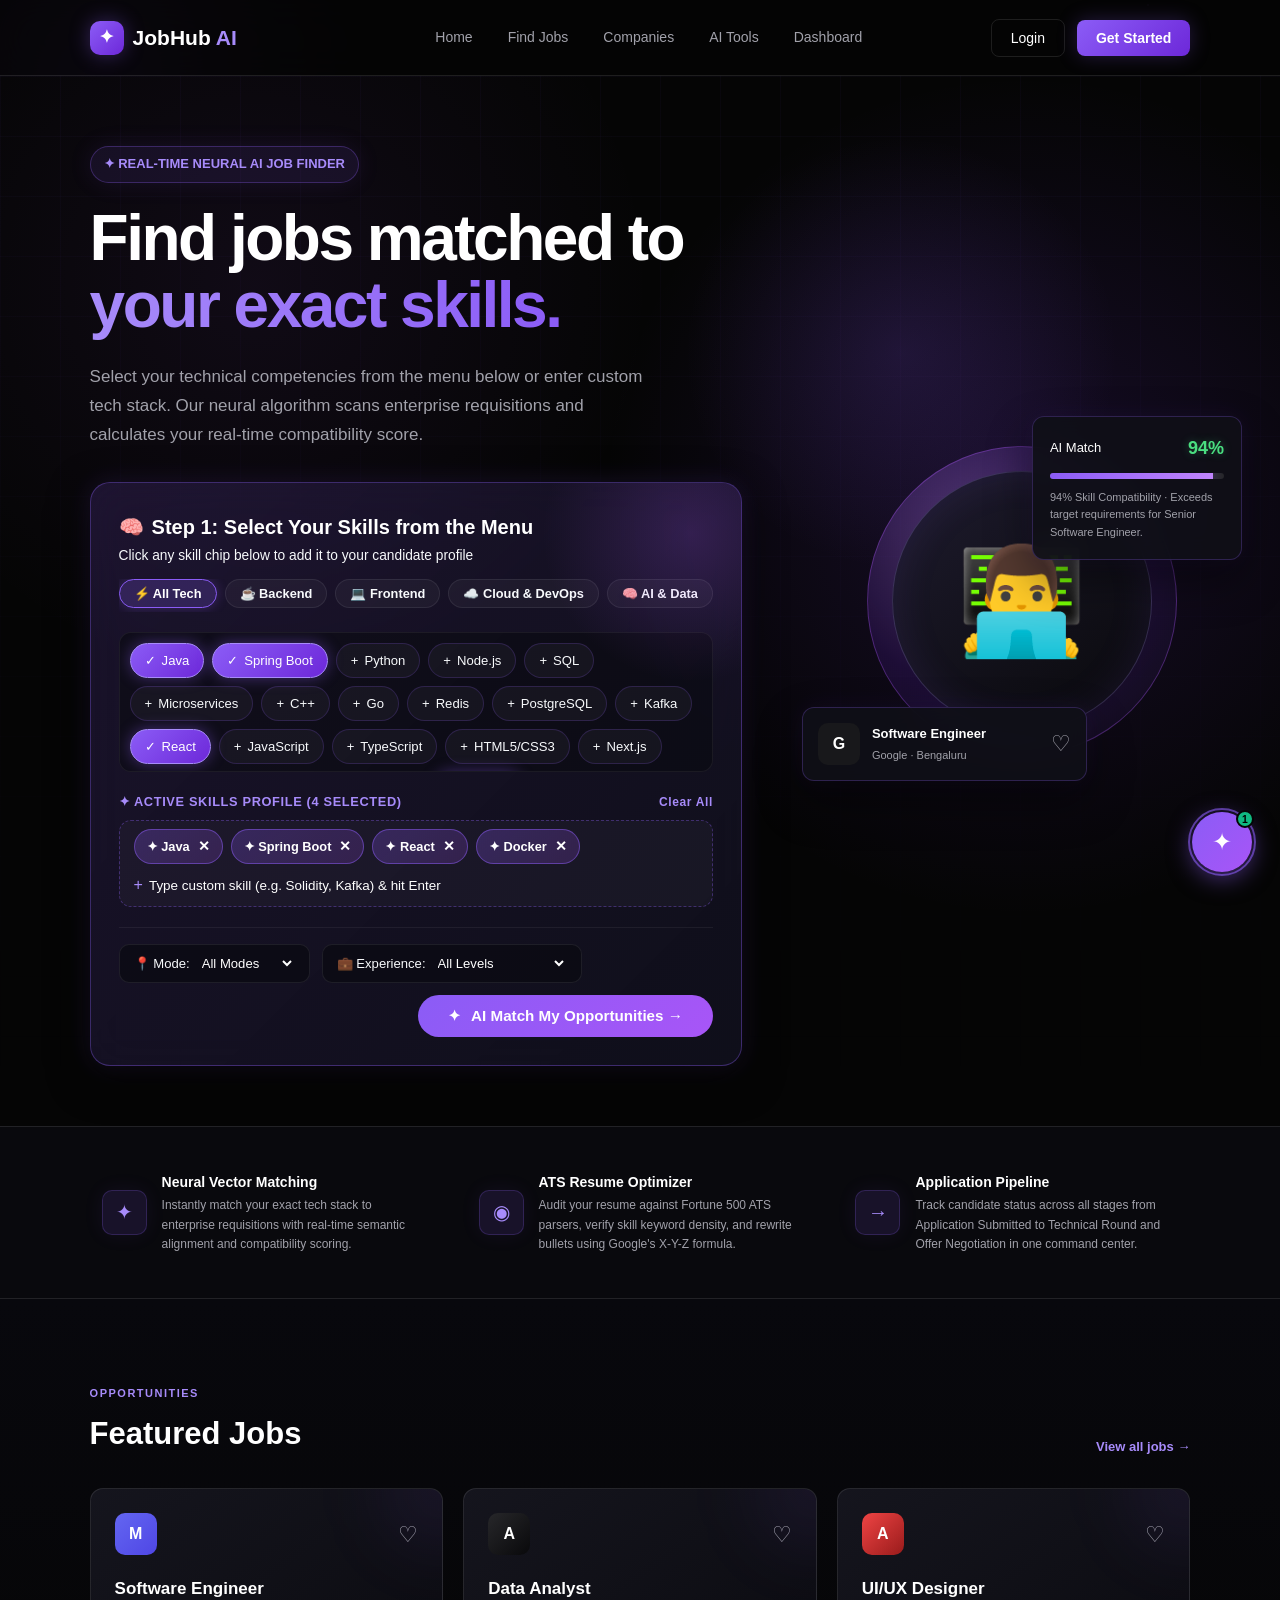
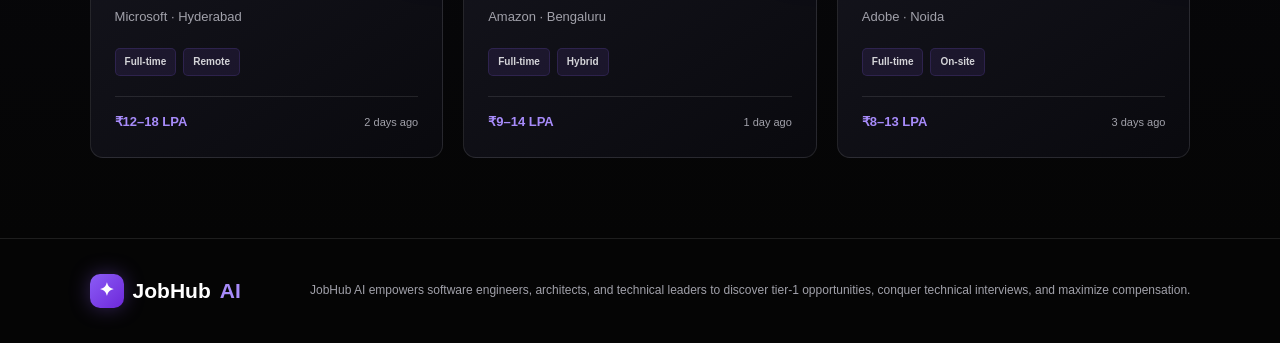
<file: index.html>
<!DOCTYPE html>
<html lang="en">
<head>
    <meta charset="UTF-8">
    <meta name="viewport" content="width=device-width, initial-scale=1.0">
    <title>JobHub AI - Automated Applicant Tracking & Job Portal</title>
    <meta http-equiv="refresh" content="0; url=FrontEnd/index.html">
    <script>
        window.location.replace("FrontEnd/index.html");
    </script>
</head>
<body style="background:#0a0a12; color:#fff; font-family:system-ui, -apple-system, sans-serif; display:flex; justify-content:center; align-items:center; height:100vh; margin:0;">
    <div style="text-align:center; padding:20px;">
        <div style="font-size:2.5rem; margin-bottom:12px;">✦</div>
        <h2 style="color:#c084fc; margin-bottom:8px; font-weight:700;">Launching JobHub AI Portal...</h2>
        <p style="color:#94a3b8; font-size:0.95rem;">
            If you are not redirected automatically, <a href="FrontEnd/index.html" style="color:#38bdf8; text-decoration:underline; font-weight:600;">click here to enter JobHub AI</a>.
        </p>
    </div>
</body>
</html>
</file>
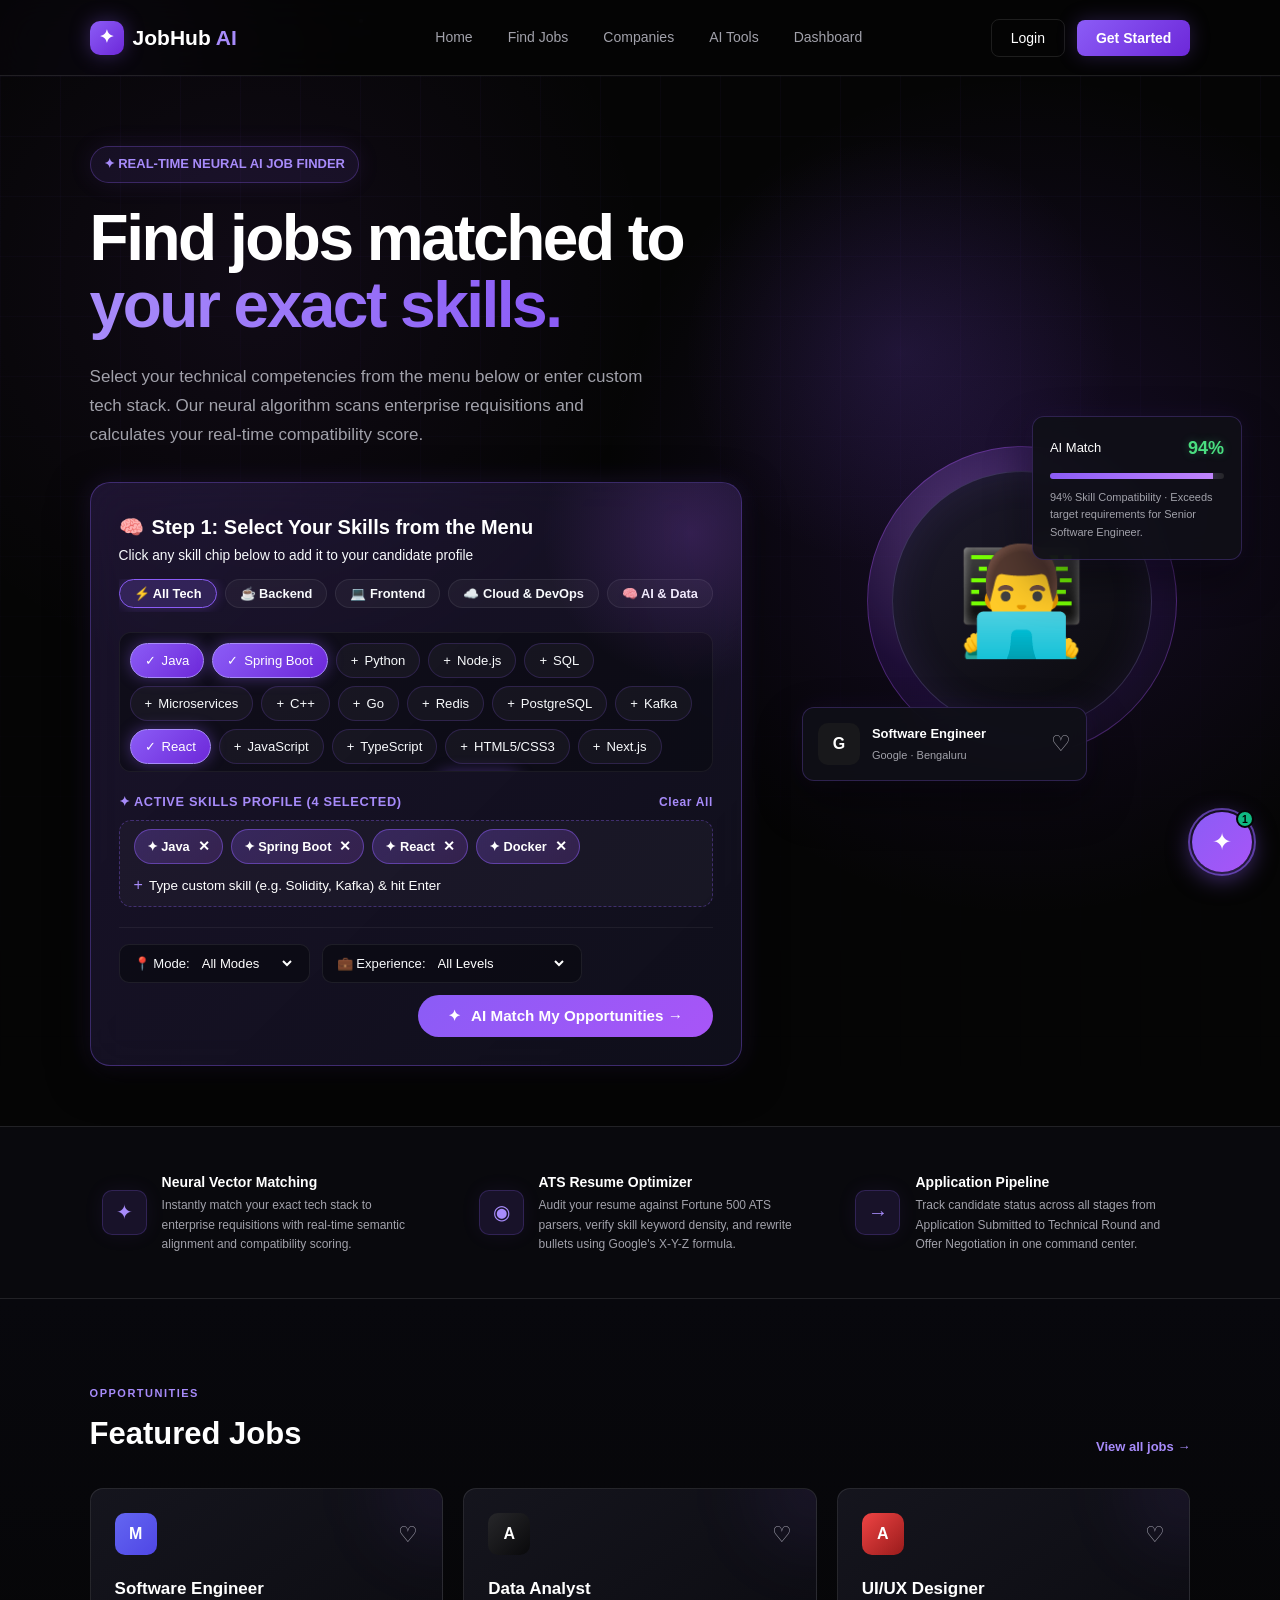
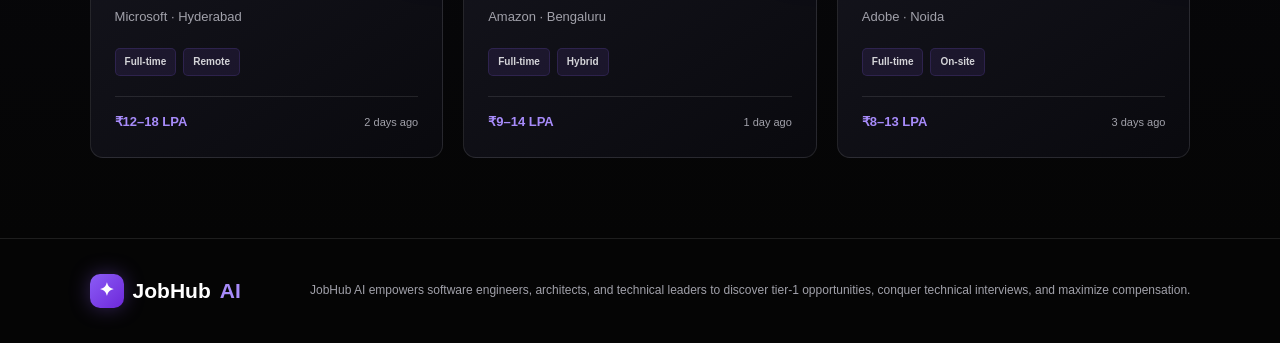
<file: FrontEnd/index.html>
<!DOCTYPE html>
<html lang="en">

<head>

    <meta charset="UTF-8">

    <meta name="viewport"
        content="width=device-width, initial-scale=1.0">

    <title>JobHub AI - Find Your Next Opportunity</title>

    <link rel="stylesheet" href="css/style.css">

</head>


<body>

    <!-- ==================================================
         ANIMATED AI BACKGROUND
         ================================================== -->

    <div class="ai-background">

        <div class="background-orb orb-one"></div>

        <div class="background-orb orb-two"></div>

        <div class="background-orb orb-three"></div>

        <div class="background-grid"></div>

    </div>


    <!-- ==================================================
         NAVIGATION
         ================================================== -->

    <header class="navbar">

        <div class="logo">

            <span class="logo-icon">✦</span>

            <span>
                JobHub <b>AI</b>
            </span>

        </div>


        <nav>

            <a href="index.html">Home</a>

            <a href="pages/job.html">Find Jobs</a>

            <a href="pages/companies.html">Companies</a>

            <a href="pages/ai-matcher.html">AI Tools</a>

            <a href="pages/dashboard.html">Dashboard</a>

        </nav>


        <div class="nav-actions">

            <button class="login-btn" onclick="window.location.href='pages/login.html'">
                Login
            </button>

            <button class="signup-btn" onclick="window.location.href='pages/signup.html'">
                Get Started
            </button>

        </div>

    </header>


    <!-- ==================================================
         MAIN
         ================================================== -->

    <main>


        <!-- ==================================================
             HERO SECTION
             ================================================== -->

        <section class="hero">

            <div class="hero-content" style="max-width: 900px;">

                <!-- AI BADGE -->
                <div class="ai-badge">
                    ✦ REAL-TIME NEURAL AI JOB FINDER
                </div>

                <!-- MAIN HEADING -->
                <h1>
                    Find jobs matched to
                    <span>your exact skills.</span>
                </h1>

                <!-- DESCRIPTION -->
                <p>
                    Select your technical competencies from the menu below or enter custom tech stack. Our neural algorithm scans enterprise requisitions and calculates your real-time compatibility score.
                </p>

                <!-- ==================================================
                     AI SKILLS FINDER CARD
                     ================================================== -->
                <div class="ai-finder-hero-wrapper">
                    <div class="ai-skills-finder-card">
                        <div class="finder-header-row">
                            <div class="finder-title-group">
                                <h3><span>🧠</span> Step 1: Select Your Skills from the Menu</h3>
                                <p>Click any skill chip below to add it to your candidate profile</p>
                            </div>

                            <!-- Category Tabs -->
                            <div class="skill-category-tabs" id="skillCategoryTabs">
                                <button class="category-tab-btn active" data-cat="all">⚡ All Tech</button>
                                <button class="category-tab-btn" data-cat="backend">☕ Backend</button>
                                <button class="category-tab-btn" data-cat="frontend">💻 Frontend</button>
                                <button class="category-tab-btn" data-cat="cloud">☁️ Cloud & DevOps</button>
                                <button class="category-tab-btn" data-cat="ai">🧠 AI & Data</button>
                            </div>
                        </div>

                        <!-- Skills Menu Chips Grid -->
                        <div class="skills-menu-container" id="homeSkillsMenu">
                            <!-- Populated dynamically by script.js with rich tech tags -->
                        </div>

                        <!-- Active Selected Skills Tray -->
                        <div class="selected-tray-wrapper">
                            <div class="selected-tray-header">
                                <span>✦ ACTIVE SKILLS PROFILE (<strong id="selectedSkillsCount">0</strong> SELECTED)</span>
                                <span id="clearSelectedSkillsBtn" style="color:var(--text-muted); cursor:pointer; font-size:0.75rem;">Clear All</span>
                            </div>

                            <div class="selected-skills-tray" id="selectedSkillsTray">
                                <div class="custom-skill-input-box">
                                    <span style="color:var(--primary-light);">+</span>
                                    <input type="text" id="customSkillInput" placeholder="Type custom skill (e.g. Solidity, Kafka) & hit Enter">
                                </div>
                            </div>
                        </div>

                        <!-- Preferences & Action Bar -->
                        <div class="finder-controls-row">
                            <div class="finder-select-group">
                                <span>📍 Mode:</span>
                                <select id="homeWorkplacePref">
                                    <option value="all">All Modes</option>
                                    <option value="remote">Remote Only</option>
                                    <option value="hybrid">Hybrid</option>
                                    <option value="on-site">On-site</option>
                                </select>
                            </div>

                            <div class="finder-select-group">
                                <span>💼 Experience:</span>
                                <select id="homeExperiencePref">
                                    <option value="all">All Levels</option>
                                    <option value="fresher">Fresher (0–1 yrs)</option>
                                    <option value="mid">Mid-Level (2–4 yrs)</option>
                                    <option value="senior">Senior (5+ yrs)</option>
                                </select>
                            </div>

                            <button class="btn-ai-match-jobs" id="btnHomeAiMatch">
                                <span>✦</span> AI Match My Opportunities →
                            </button>
                        </div>
                    </div>

                    <!-- Neural Scanner Moving Overlay (Shows while matching) -->
                    <div class="home-neural-scanner" id="homeNeuralScanner">
                        <div class="home-radar-box">
                            <div class="home-radar-beam"></div>
                            <span style="color:#fff; font-size:1.4rem;">✦</span>
                        </div>
                        <h4 style="color:#fff; font-size:1.1rem; margin-bottom:4px;">Neural Semantic Alignment</h4>
                        <p class="home-scanner-ticker" id="homeScannerTicker">1/3 Vectorizing selected skills...</p>
                    </div>

                    <!-- Matched Results Section (Appears after matching) -->
                    <div class="home-matched-results" id="homeMatchedResultsContainer">
                        <div class="results-header-bar">
                            <div>
                                <span style="font-size:0.75rem; letter-spacing:0.1em; color:var(--primary-light); font-weight:700;">✦ AI RECOMMENDED POSITIONS</span>
                                <h3 id="homeMatchedCountHeader">Found 4 High-Compatibility Roles</h3>
                            </div>
                            <a href="pages/job.html" style="font-size:0.85rem; color:var(--primary-light); font-weight:600;">
                                View All 20+ Jobs in Full Catalog →
                            </a>
                        </div>

                        <!-- Dynamic Matched Jobs List -->
                        <div id="homeMatchedJobsList" style="display:flex; flex-direction:column; gap:14px;"></div>
                    </div>
                </div>

            </div>


            <!-- ==================================================
                 HERO VISUAL
                 ================================================== -->

            <div class="hero-visual">


                <!-- AI MATCH CARD -->

                <div class="floating-card match-card">

                    <div class="match-header">

                        <span>
                            AI Match
                        </span>

                        <strong>
                            94%
                        </strong>

                    </div>


                    <div class="match-bar">

                        <div></div>

                    </div>


                    <p>
                        94% Skill Compatibility · Exceeds target requirements for Senior Software Engineer.
                    </p>

                </div>


                <!-- PROFILE -->

                <div class="profile-circle">

                    <div class="profile-placeholder">

                        👨‍💻

                    </div>

                </div>


                <!-- JOB CARD -->

                <div class="floating-card job-card">

                    <div class="company-logo">

                        G

                    </div>


                    <div>

                        <h4>
                            Software Engineer
                        </h4>

                        <p>
                            Google · Bengaluru
                        </p>

                    </div>


                    <span class="bookmark">
                        ♡
                    </span>

                </div>


                <!-- EXTRA AI DECORATION -->

                <div class="hero-pulse pulse-one"></div>

                <div class="hero-pulse pulse-two"></div>

            </div>

        </section>


        <!-- ==================================================
             FEATURES
             ================================================== -->

        <section class="features">


            <div class="feature">

                <div class="feature-icon">

                    ✦

                </div>

                <div>

                    <h3>
                        Neural Vector Matching
                    </h3>

                    <p>
                        Instantly match your exact tech stack to enterprise requisitions with real-time semantic alignment and compatibility scoring.
                    </p>

                </div>

            </div>


            <div class="feature">

                <div class="feature-icon">

                    ◉

                </div>

                <div>

                    <h3>
                        ATS Resume Optimizer
                    </h3>

                    <p>
                        Audit your resume against Fortune 500 ATS parsers, verify skill keyword density, and rewrite bullets using Google's X-Y-Z formula.
                    </p>

                </div>

            </div>


            <div class="feature">

                <div class="feature-icon">

                    →

                </div>

                <div>

                    <h3>
                        Application Pipeline
                    </h3>

                    <p>
                        Track candidate status across all stages from Application Submitted to Technical Round and Offer Negotiation in one command center.
                    </p>

                </div>

            </div>


        </section>


        <!-- ==================================================
             FEATURED JOBS
             ================================================== -->

        <section class="jobs-section">


            <div class="section-heading">


                <div>

                    <span class="section-label">
                        OPPORTUNITIES
                    </span>

                    <h2>
                        Featured Jobs
                    </h2>

                </div>


                <a href="pages/job.html">
                    View all jobs →
                </a>

            </div>


            <!-- JOB GRID -->

            <div class="jobs-grid">


                <!-- MICROSOFT -->

                <div class="job-card-item">


                    <div class="job-top">

                        <div class="company-logo microsoft">
                            M
                        </div>

                        <span class="heart">
                            ♡
                        </span>

                    </div>


                    <h3>
                        Software Engineer
                    </h3>


                    <p class="company">
                        Microsoft · Hyderabad
                    </p>


                    <div class="job-tags">

                        <span>
                            Full-time
                        </span>

                        <span>
                            Remote
                        </span>

                    </div>


                    <div class="job-bottom">

                        <strong>
                            ₹12–18 LPA
                        </strong>

                        <span>
                            2 days ago
                        </span>

                    </div>

                </div>


                <!-- AMAZON -->

                <div class="job-card-item">


                    <div class="job-top">

                        <div class="company-logo amazon">
                            A
                        </div>

                        <span class="heart">
                            ♡
                        </span>

                    </div>


                    <h3>
                        Data Analyst
                    </h3>


                    <p class="company">
                        Amazon · Bengaluru
                    </p>


                    <div class="job-tags">

                        <span>
                            Full-time
                        </span>

                        <span>
                            Hybrid
                        </span>

                    </div>


                    <div class="job-bottom">

                        <strong>
                            ₹9–14 LPA
                        </strong>

                        <span>
                            1 day ago
                        </span>

                    </div>

                </div>


                <!-- ADOBE -->

                <div class="job-card-item">


                    <div class="job-top">

                        <div class="company-logo adobe">
                            A
                        </div>

                        <span class="heart">
                            ♡
                        </span>

                    </div>


                    <h3>
                        UI/UX Designer
                    </h3>


                    <p class="company">
                        Adobe · Noida
                    </p>


                    <div class="job-tags">

                        <span>
                            Full-time
                        </span>

                        <span>
                            On-site
                        </span>

                    </div>


                    <div class="job-bottom">

                        <strong>
                            ₹8–13 LPA
                        </strong>

                        <span>
                            3 days ago
                        </span>

                    </div>

                </div>


            </div>

        </section>


    </main>


    <!-- ==================================================
         FOOTER
         ================================================== -->

    <footer>


        <div class="logo">

            <span class="logo-icon">
                ✦
            </span>

            JobHub <b>AI</b>

        </div>


        <p>
            JobHub AI empowers software engineers, architects, and technical leaders to discover tier-1 opportunities, conquer technical interviews, and maximize compensation.
        </p>


    </footer>


    <!-- ==================================================
         FLOATING AI CAREER CHATBOT WIDGET
         ================================================== -->
    <div class="floating-chat-container" id="jobhubFloatingChat">
        <!-- Floating Expandable Chat Window -->
        <div class="floating-chat-window" id="floatingChatWindow">
            <div class="floating-chat-header">
                <div class="floating-bot-info">
                    <div class="floating-bot-avatar">✦</div>
                    <div>
                        <strong style="color:#fff; font-size:0.88rem; display:block;">JobHub AI Assistant</strong>
                        <span style="color:#10b981; font-size:0.7rem;">● Online · Ready to Help</span>
                    </div>
                </div>
                <div class="floating-chat-actions">
                    <button id="floatingChatCloseBtn" title="Close Chat">✕</button>
                </div>
            </div>

            <!-- Messages Stream Area -->
            <div class="floating-chat-body" id="floatingChatBody">
                <div class="floating-msg ai">
                    ✦ Hello! I'm your JobHub AI Career Assistant. Tell me your skills or ask me about tech job matching, interview prep, salary negotiation, or resume tips!
                </div>
            </div>

            <!-- Suggestion Quick Chips -->
            <div class="floating-starters-row">
                <div class="floating-chip">🎯 Match jobs for Java & React</div>
                <div class="floating-chip">💼 Salary tips for ₹30 LPA</div>
                <div class="floating-chip">📝 How to pass ATS test?</div>
                <div class="floating-chip">🚀 Java interview questions</div>
            </div>

            <!-- Input Bar -->
            <div class="floating-chat-input-bar">
                <input type="text" id="floatingChatInput" placeholder="Ask AI anything about jobs..." autocomplete="off">
                <button class="floating-chat-send" id="floatingChatSendBtn">➤</button>
            </div>
        </div>

        <!-- Floating Launch Orb Button -->
        <div class="floating-chat-launcher" id="floatingChatLauncher" title="Ask JobHub AI Career Coach">
            <span>✦</span>
            <div class="launcher-badge">1</div>
        </div>
    </div>

    <!-- ==================================================
         JAVASCRIPT
         ================================================== -->
    <script src="js/script.js"></script>

</body>

</html>
</file>
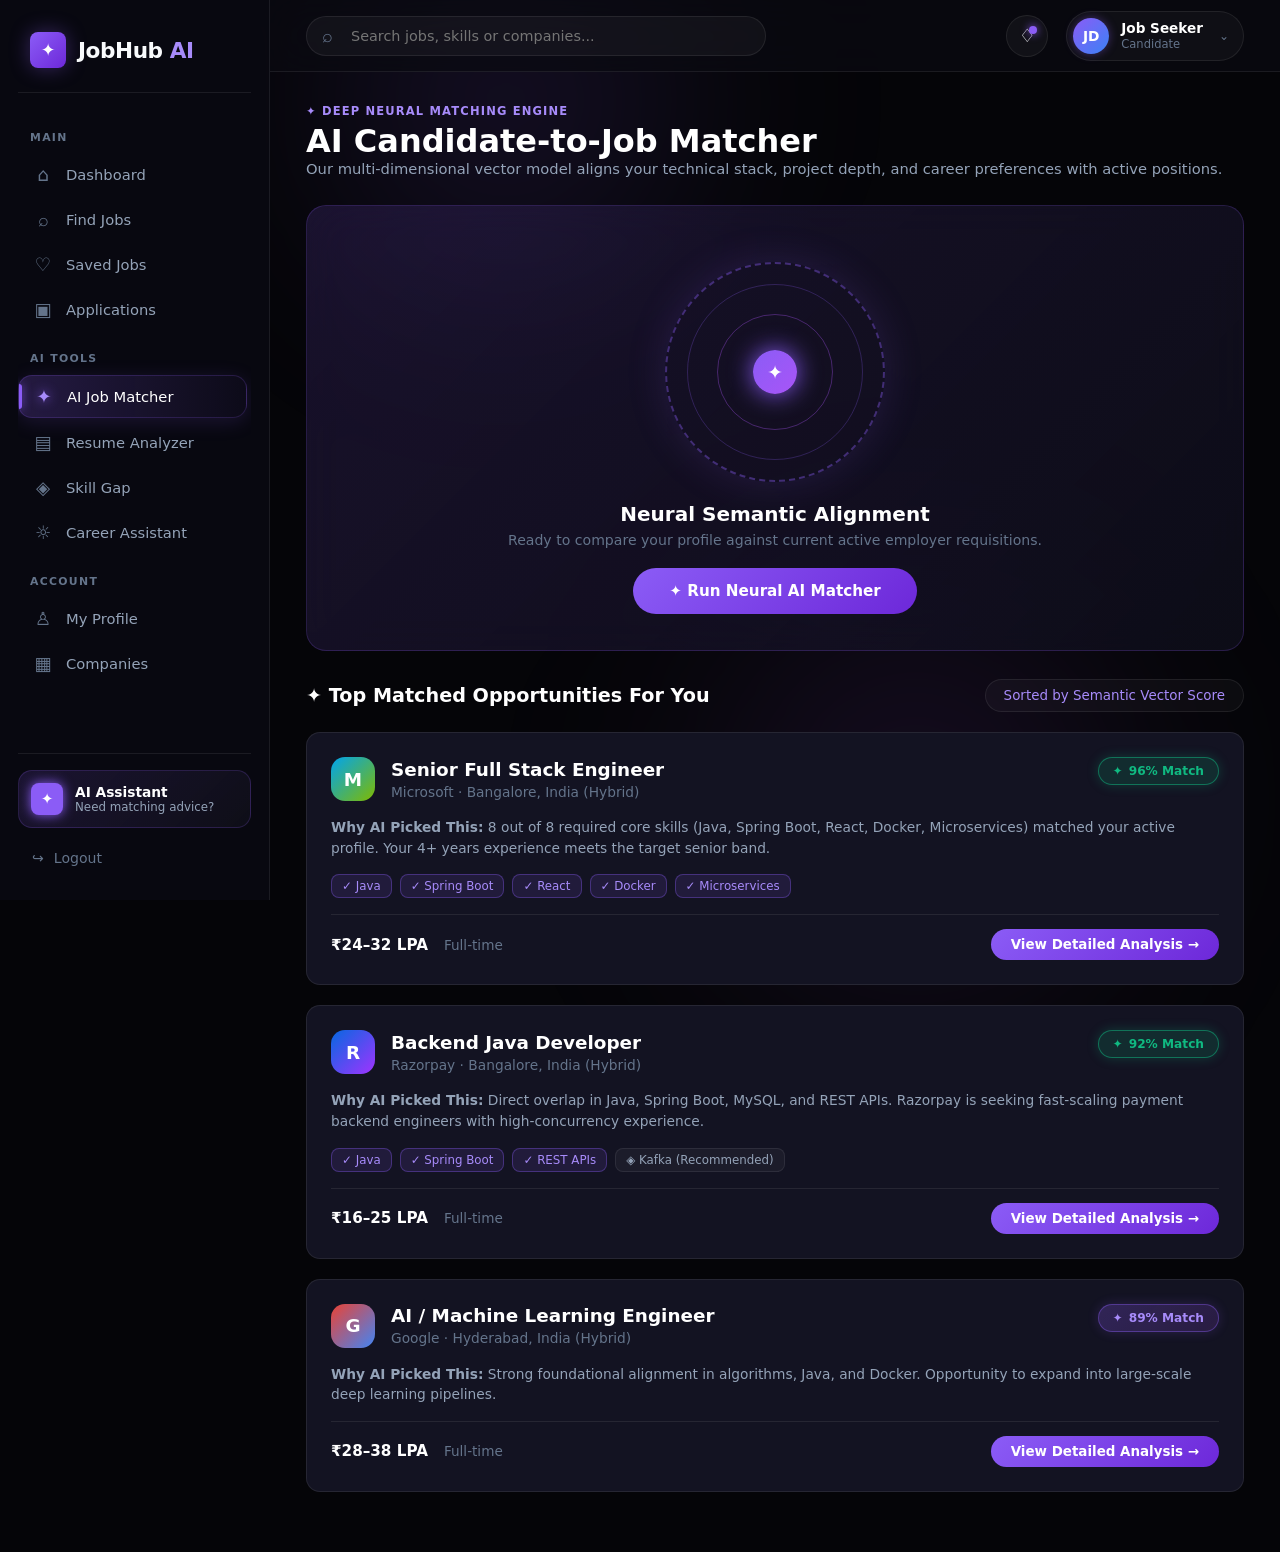
<file: FrontEnd/pages/ai-matcher.html>
<!DOCTYPE html>
<html lang="en">

<head>
    <meta charset="UTF-8">
    <meta name="viewport" content="width=device-width, initial-scale=1.0">
    <title>AI Job Matcher | JobHub AI</title>
    <link rel="stylesheet" href="../css/dashboard.css">
    <link rel="stylesheet" href="../css/job.css">
    <link rel="stylesheet" href="../css/ai.css">
</head>

<body>
    <!-- SIDEBAR -->
    <aside class="sidebar">
        <div class="logo">
            <span class="logo-icon">✦</span>
            <span>JobHub <b>AI</b></span>
        </div>

        <nav class="sidebar-nav">
            <p class="nav-title">MAIN</p>
            <a href="dashboard.html" class="nav-item">
                <span>⌂</span>
                Dashboard
            </a>
            <a href="job.html" class="nav-item">
                <span>⌕</span>
                Find Jobs
            </a>
            <a href="saved-jobs.html" class="nav-item">
                <span>♡</span>
                Saved Jobs
            </a>
            <a href="application.html" class="nav-item">
                <span>▣</span>
                Applications
            </a>

            <p class="nav-title">AI TOOLS</p>
            <a href="ai-matcher.html" class="nav-item active">
                <span>✦</span>
                AI Job Matcher
            </a>
            <a href="resume-analyzer.html" class="nav-item">
                <span>▤</span>
                Resume Analyzer
            </a>
            <a href="skill-gap.html" class="nav-item">
                <span>◈</span>
                Skill Gap
            </a>
            <a href="career-assistant.html" class="nav-item">
                <span>☼</span>
                Career Assistant
            </a>

            <p class="nav-title">ACCOUNT</p>
            <a href="profile.html" class="nav-item">
                <span>♙</span>
                My Profile
            </a>
            <a href="companies.html" class="nav-item">
                <span>▦</span>
                Companies
            </a>
        </nav>

        <div class="sidebar-bottom">
            <div class="ai-mini-card" onclick="window.location.href='career-assistant.html'">
                <div class="ai-mini-icon">✦</div>
                <div>
                    <strong>AI Assistant</strong>
                    <p>Need matching advice?</p>
                </div>
            </div>
            <a href="login.html" class="logout-btn">
                <span>↪</span>
                Logout
            </a>
        </div>
    </aside>

    <!-- MAIN CONTENT -->
    <main class="main-content">
        <!-- TOPBAR -->
        <header class="topbar">
            <div class="mobile-logo">✦ JobHub <b>AI</b></div>
            <div class="topbar-search">
                <span>⌕</span>
                <input type="text" id="dashboardSearch" placeholder="Search jobs, skills or companies...">
            </div>
            <div class="topbar-right">
                <button class="notification-btn" id="notificationBtn">
                    ♢
                    <span class="notification-dot"></span>
                </button>
                <div class="profile-mini" id="profileMenu">
                    <div class="avatar">JD</div>
                    <div class="profile-mini-info">
                        <strong>Job Seeker</strong>
                        <span>Candidate</span>
                    </div>
                    <span class="profile-arrow">⌄</span>
                </div>
            </div>
        </header>

        <!-- PAGE CONTENT -->
        <div class="page-container">
            <div>
                <span class="card-kicker">✦ DEEP NEURAL MATCHING ENGINE</span>
                <h1 style="font-size:2rem; font-weight:800; color:#fff;">AI Candidate-to-Job Matcher</h1>
                <p style="color:var(--text-secondary); font-size:0.92rem;">Our multi-dimensional vector model aligns your technical stack, project depth, and career preferences with active positions.</p>
            </div>

            <!-- SCANNER HERO WITH ROTATING RADAR BEAM -->
            <section class="scanner-visual-container">
                <div class="radar-scanner-box">
                    <div class="radar-sweep-beam" id="radarBeam" style="display:none;"></div>
                    <div class="radar-center-core">✦</div>
                </div>

                <h3 style="color:#fff; font-size:1.25rem; margin-bottom:6px;">Neural Semantic Alignment</h3>
                <p id="matcherStatusText" style="color:var(--text-muted); font-size:0.88rem; max-width:540px; margin-bottom:20px;">
                    Ready to compare your profile against current active employer requisitions.
                </p>

                <div style="display:flex; gap:14px; flex-wrap:wrap; justify-content:center;">
                    <button class="apply-btn" id="btnTriggerMatcher" style="padding:14px 36px; font-size:0.95rem;">
                        ✦ Run Neural AI Matcher
                    </button>
                </div>
            </section>

            <!-- SCANNER RESULTS -->
            <div style="display:flex; flex-direction:column; gap:20px;" id="matcherResultsContainer">
                <div style="display:flex; justify-content:space-between; align-items:center;">
                    <h3 style="color:#fff; font-size:1.2rem;">✦ Top Matched Opportunities For You</h3>
                    <span class="filter-tag" style="color:var(--primary-light);">Sorted by Semantic Vector Score</span>
                </div>

                <!-- Match 1 -->
                <div class="job-portal-card">
                    <div class="card-top-row">
                        <div class="company-job-title">
                            <div class="company-logo microsoft">M</div>
                            <div class="card-title-meta">
                                <h3>Senior Full Stack Engineer</h3>
                                <p>Microsoft · Bangalore, India (Hybrid)</p>
                            </div>
                        </div>
                        <div class="ai-match-pill high">
                            <span>✦</span> 96% Match
                        </div>
                    </div>
                    <p class="card-snippet">
                        <strong>Why AI Picked This:</strong> 8 out of 8 required core skills (Java, Spring Boot, React, Docker, Microservices) matched your active profile. Your 4+ years experience meets the target senior band.
                    </p>
                    <div class="card-skills-row">
                        <span class="skill-tag matched">✓ Java</span>
                        <span class="skill-tag matched">✓ Spring Boot</span>
                        <span class="skill-tag matched">✓ React</span>
                        <span class="skill-tag matched">✓ Docker</span>
                        <span class="skill-tag matched">✓ Microservices</span>
                    </div>
                    <div class="card-bottom-row">
                        <div class="job-salary-location">
                            <strong>₹24–32 LPA</strong>
                            <span>Full-time</span>
                        </div>
                        <a href="job-detail.html?id=job-1" class="apply-btn">View Detailed Analysis →</a>
                    </div>
                </div>

                <!-- Match 2 -->
                <div class="job-portal-card">
                    <div class="card-top-row">
                        <div class="company-job-title">
                            <div class="company-logo meta">R</div>
                            <div class="card-title-meta">
                                <h3>Backend Java Developer</h3>
                                <p>Razorpay · Bangalore, India (Hybrid)</p>
                            </div>
                        </div>
                        <div class="ai-match-pill high">
                            <span>✦</span> 92% Match
                        </div>
                    </div>
                    <p class="card-snippet">
                        <strong>Why AI Picked This:</strong> Direct overlap in Java, Spring Boot, MySQL, and REST APIs. Razorpay is seeking fast-scaling payment backend engineers with high-concurrency experience.
                    </p>
                    <div class="card-skills-row">
                        <span class="skill-tag matched">✓ Java</span>
                        <span class="skill-tag matched">✓ Spring Boot</span>
                        <span class="skill-tag matched">✓ REST APIs</span>
                        <span class="skill-tag">◈ Kafka (Recommended)</span>
                    </div>
                    <div class="card-bottom-row">
                        <div class="job-salary-location">
                            <strong>₹16–25 LPA</strong>
                            <span>Full-time</span>
                        </div>
                        <a href="job-detail.html?id=job-5" class="apply-btn">View Detailed Analysis →</a>
                    </div>
                </div>

                <!-- Match 3 -->
                <div class="job-portal-card">
                    <div class="card-top-row">
                        <div class="company-job-title">
                            <div class="company-logo google">G</div>
                            <div class="card-title-meta">
                                <h3>AI / Machine Learning Engineer</h3>
                                <p>Google · Hyderabad, India (Hybrid)</p>
                            </div>
                        </div>
                        <div class="ai-match-pill">
                            <span>✦</span> 89% Match
                        </div>
                    </div>
                    <p class="card-snippet">
                        <strong>Why AI Picked This:</strong> Strong foundational alignment in algorithms, Java, and Docker. Opportunity to expand into large-scale deep learning pipelines.
                    </p>
                    <div class="card-bottom-row">
                        <div class="job-salary-location">
                            <strong>₹28–38 LPA</strong>
                            <span>Full-time</span>
                        </div>
                        <a href="job-detail.html?id=job-2" class="apply-btn">View Detailed Analysis →</a>
                    </div>
                </div>
            </div>
        </div>
    </main>

    <script src="../js/dashboard.js"></script>
    <script src="../js/ai.js"></script>
</body>

</html>
</file>
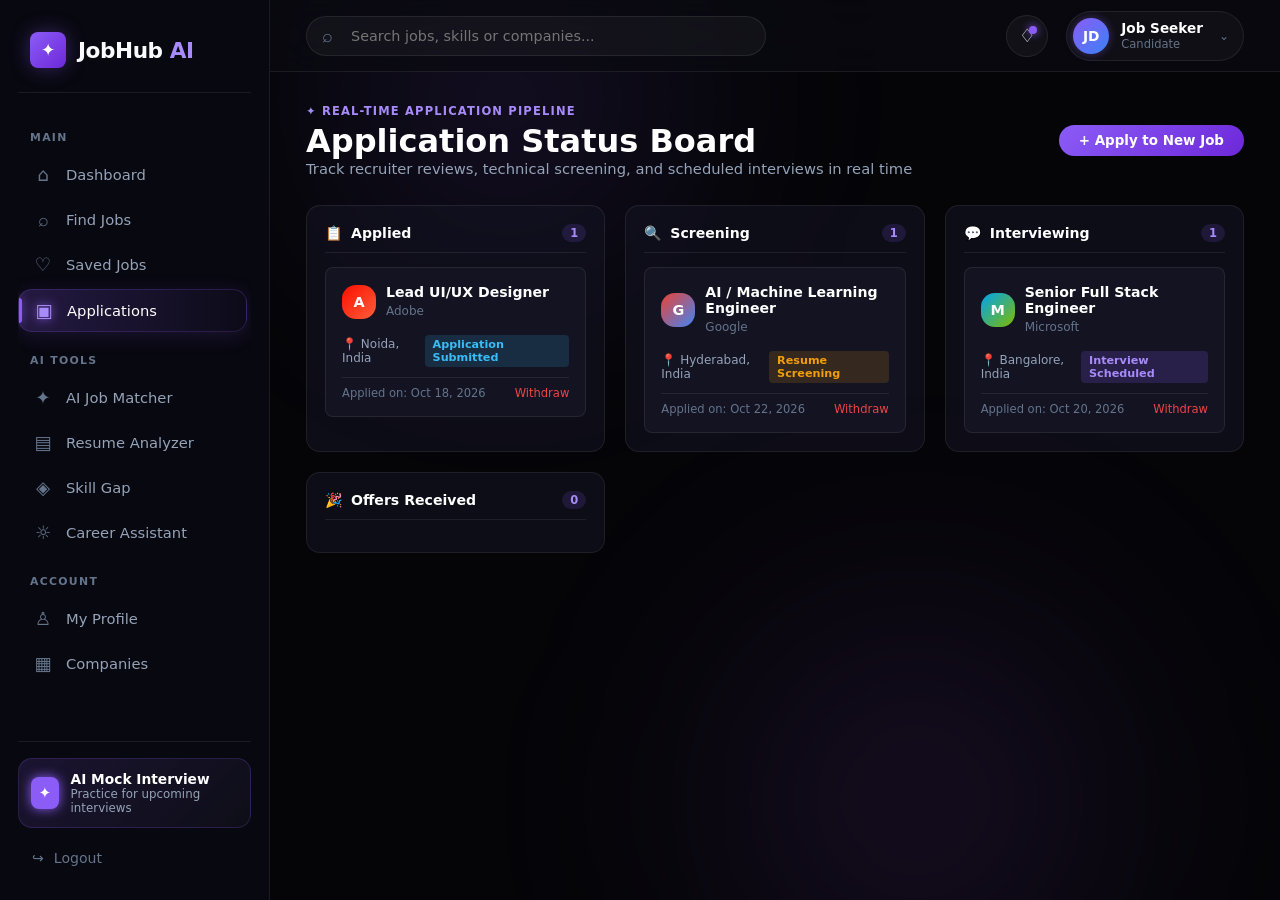
<file: FrontEnd/pages/application.html>
<!DOCTYPE html>
<html lang="en">

<head>
    <meta charset="UTF-8">
    <meta name="viewport" content="width=device-width, initial-scale=1.0">
    <title>Applications | JobHub AI</title>
    <link rel="stylesheet" href="../css/dashboard.css">
    <link rel="stylesheet" href="../css/job.css">
</head>

<body>
    <!-- SIDEBAR -->
    <aside class="sidebar">
        <div class="logo">
            <span class="logo-icon">✦</span>
            <span>JobHub <b>AI</b></span>
        </div>

        <nav class="sidebar-nav">
            <p class="nav-title">MAIN</p>
            <a href="dashboard.html" class="nav-item">
                <span>⌂</span>
                Dashboard
            </a>
            <a href="job.html" class="nav-item">
                <span>⌕</span>
                Find Jobs
            </a>
            <a href="saved-jobs.html" class="nav-item">
                <span>♡</span>
                Saved Jobs
            </a>
            <a href="application.html" class="nav-item active">
                <span>▣</span>
                Applications
            </a>

            <p class="nav-title">AI TOOLS</p>
            <a href="ai-matcher.html" class="nav-item">
                <span>✦</span>
                AI Job Matcher
            </a>
            <a href="resume-analyzer.html" class="nav-item">
                <span>▤</span>
                Resume Analyzer
            </a>
            <a href="skill-gap.html" class="nav-item">
                <span>◈</span>
                Skill Gap
            </a>
            <a href="career-assistant.html" class="nav-item">
                <span>☼</span>
                Career Assistant
            </a>

            <p class="nav-title">ACCOUNT</p>
            <a href="profile.html" class="nav-item">
                <span>♙</span>
                My Profile
            </a>
            <a href="companies.html" class="nav-item">
                <span>▦</span>
                Companies
            </a>
        </nav>

        <div class="sidebar-bottom">
            <div class="ai-mini-card" onclick="window.location.href='career-assistant.html'">
                <div class="ai-mini-icon">✦</div>
                <div>
                    <strong>AI Mock Interview</strong>
                    <p>Practice for upcoming interviews</p>
                </div>
            </div>
            <a href="login.html" class="logout-btn">
                <span>↪</span>
                Logout
            </a>
        </div>
    </aside>

    <!-- MAIN CONTENT -->
    <main class="main-content">
        <!-- TOPBAR -->
        <header class="topbar">
            <div class="mobile-logo">✦ JobHub <b>AI</b></div>
            <div class="topbar-search">
                <span>⌕</span>
                <input type="text" id="dashboardSearch" placeholder="Search jobs, skills or companies...">
            </div>
            <div class="topbar-right">
                <button class="notification-btn" id="notificationBtn">
                    ♢
                    <span class="notification-dot"></span>
                </button>
                <div class="profile-mini" id="profileMenu">
                    <div class="avatar">JD</div>
                    <div class="profile-mini-info">
                        <strong>Job Seeker</strong>
                        <span>Candidate</span>
                    </div>
                    <span class="profile-arrow">⌄</span>
                </div>
            </div>
        </header>

        <!-- PAGE CONTENT -->
        <div class="page-container">
            <div style="display:flex; justify-content:space-between; align-items:center; flex-wrap:wrap; gap:16px;">
                <div>
                    <span class="card-kicker">✦ REAL-TIME APPLICATION PIPELINE</span>
                    <h1 style="font-size:2rem; font-weight:800; color:#fff;">Application Status Board</h1>
                    <p style="color:var(--text-secondary); font-size:0.92rem;">Track recruiter reviews, technical screening, and scheduled interviews in real time</p>
                </div>
                <a href="job.html" class="apply-btn">+ Apply to New Job</a>
            </div>

            <!-- APPLICATION STATUS KANBAN PIPELINE -->
            <div class="application-pipeline-grid">
                <!-- Column 1: Applied -->
                <div class="pipeline-column" data-status="applied">
                    <div class="pipeline-header">
                        <h4><span>📋</span> Applied</h4>
                        <span class="pipeline-count">0</span>
                    </div>
                    <div id="colApplied" style="display:flex; flex-direction:column; gap:12px;"></div>
                </div>

                <!-- Column 2: Screening -->
                <div class="pipeline-column" data-status="screening">
                    <div class="pipeline-header">
                        <h4><span>🔍</span> Screening</h4>
                        <span class="pipeline-count">0</span>
                    </div>
                    <div id="colScreening" style="display:flex; flex-direction:column; gap:12px;"></div>
                </div>

                <!-- Column 3: Interview -->
                <div class="pipeline-column" data-status="interview">
                    <div class="pipeline-header">
                        <h4><span>💬</span> Interviewing</h4>
                        <span class="pipeline-count">0</span>
                    </div>
                    <div id="colInterview" style="display:flex; flex-direction:column; gap:12px;"></div>
                </div>

                <!-- Column 4: Offer -->
                <div class="pipeline-column" data-status="offer">
                    <div class="pipeline-header">
                        <h4><span>🎉</span> Offers Received</h4>
                        <span class="pipeline-count">0</span>
                    </div>
                    <div id="colOffer" style="display:flex; flex-direction:column; gap:12px;"></div>
                </div>
            </div>
        </div>
    </main>

    <script src="../js/dashboard.js"></script>
    <script src="../js/jobs.js"></script>
</body>

</html>
</file>
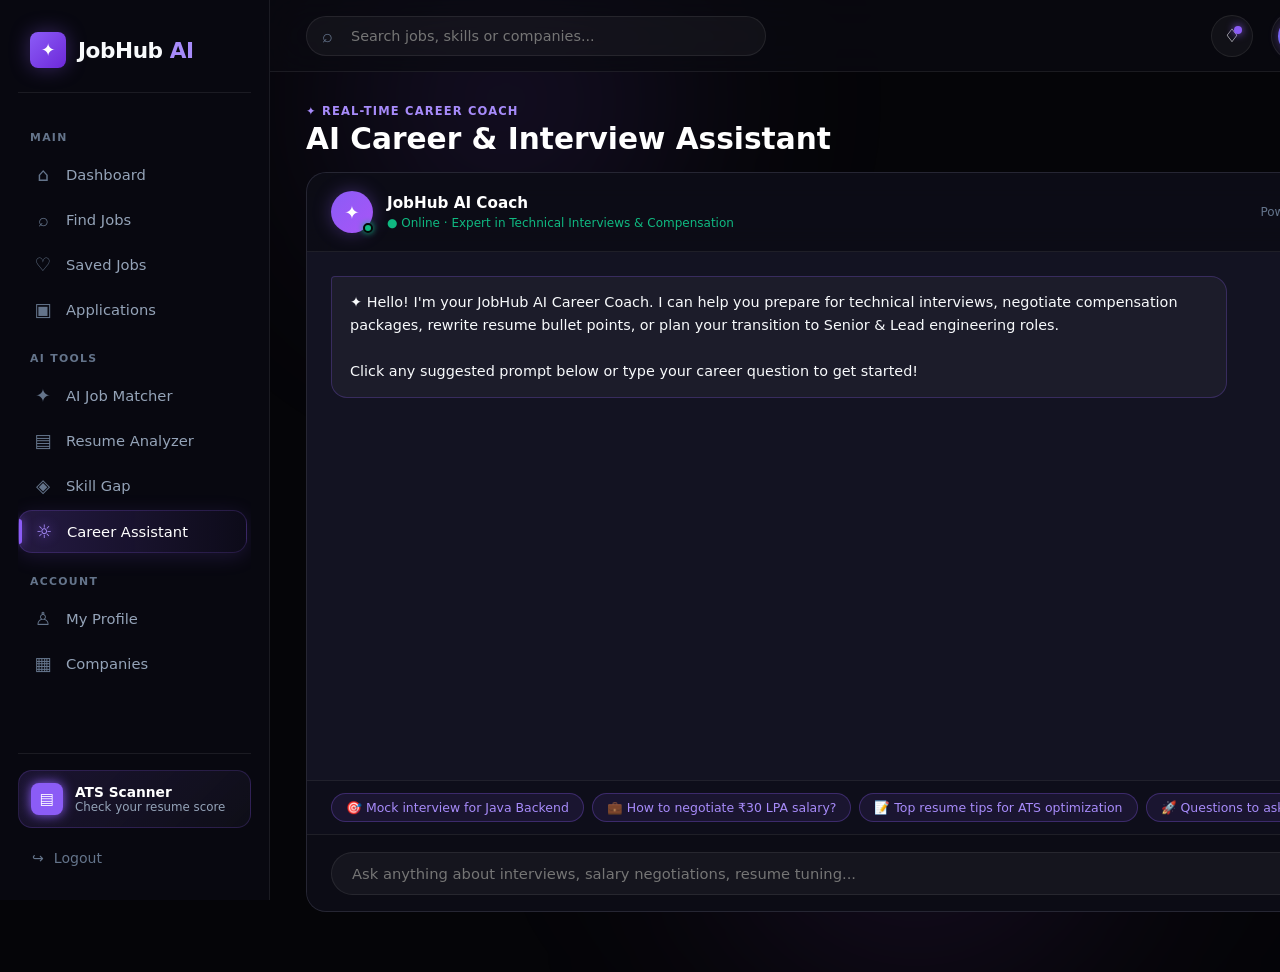
<file: FrontEnd/pages/career-assistant.html>
<!DOCTYPE html>
<html lang="en">

<head>
    <meta charset="UTF-8">
    <meta name="viewport" content="width=device-width, initial-scale=1.0">
    <title>AI Career Assistant | JobHub AI</title>
    <link rel="stylesheet" href="../css/dashboard.css">
    <link rel="stylesheet" href="../css/job.css">
    <link rel="stylesheet" href="../css/ai.css">
</head>

<body>
    <!-- SIDEBAR -->
    <aside class="sidebar">
        <div class="logo">
            <span class="logo-icon">✦</span>
            <span>JobHub <b>AI</b></span>
        </div>

        <nav class="sidebar-nav">
            <p class="nav-title">MAIN</p>
            <a href="dashboard.html" class="nav-item">
                <span>⌂</span>
                Dashboard
            </a>
            <a href="job.html" class="nav-item">
                <span>⌕</span>
                Find Jobs
            </a>
            <a href="saved-jobs.html" class="nav-item">
                <span>♡</span>
                Saved Jobs
            </a>
            <a href="application.html" class="nav-item">
                <span>▣</span>
                Applications
            </a>

            <p class="nav-title">AI TOOLS</p>
            <a href="ai-matcher.html" class="nav-item">
                <span>✦</span>
                AI Job Matcher
            </a>
            <a href="resume-analyzer.html" class="nav-item">
                <span>▤</span>
                Resume Analyzer
            </a>
            <a href="skill-gap.html" class="nav-item">
                <span>◈</span>
                Skill Gap
            </a>
            <a href="career-assistant.html" class="nav-item active">
                <span>☼</span>
                Career Assistant
            </a>

            <p class="nav-title">ACCOUNT</p>
            <a href="profile.html" class="nav-item">
                <span>♙</span>
                My Profile
            </a>
            <a href="companies.html" class="nav-item">
                <span>▦</span>
                Companies
            </a>
        </nav>

        <div class="sidebar-bottom">
            <div class="ai-mini-card" onclick="window.location.href='resume-analyzer.html'">
                <div class="ai-mini-icon">▤</div>
                <div>
                    <strong>ATS Scanner</strong>
                    <p>Check your resume score</p>
                </div>
            </div>
            <a href="login.html" class="logout-btn">
                <span>↪</span>
                Logout
            </a>
        </div>
    </aside>

    <!-- MAIN CONTENT -->
    <main class="main-content">
        <!-- TOPBAR -->
        <header class="topbar">
            <div class="mobile-logo">✦ JobHub <b>AI</b></div>
            <div class="topbar-search">
                <span>⌕</span>
                <input type="text" id="dashboardSearch" placeholder="Search jobs, skills or companies...">
            </div>
            <div class="topbar-right">
                <button class="notification-btn" id="notificationBtn">
                    ♢
                    <span class="notification-dot"></span>
                </button>
                <div class="profile-mini" id="profileMenu">
                    <div class="avatar">JD</div>
                    <div class="profile-mini-info">
                        <strong>Job Seeker</strong>
                        <span>Candidate</span>
                    </div>
                    <span class="profile-arrow">⌄</span>
                </div>
            </div>
        </header>

        <!-- PAGE CONTENT -->
        <div class="page-container" style="gap:16px;">
            <div style="display:flex; justify-content:space-between; align-items:center; flex-wrap:wrap; gap:12px;">
                <div>
                    <span class="card-kicker">✦ REAL-TIME CAREER COACH</span>
                    <h1 style="font-size:1.85rem; font-weight:800; color:#fff;">AI Career & Interview Assistant</h1>
                </div>
                <button class="reset-filters-btn" id="clearChatBtn" style="font-size:0.78rem; padding:6px 14px;">
                    🗑 Clear Conversation
                </button>
            </div>

            <!-- CHAT INTERFACE CARD -->
            <div class="chat-container-card">
                <!-- CHAT HEADER -->
                <div class="chat-header">
                    <div class="chat-bot-identity">
                        <div class="bot-avatar-glowing">
                            ✦
                            <span class="bot-online-badge"></span>
                        </div>
                        <div>
                            <strong style="color:#fff; font-size:0.95rem; display:block;">JobHub AI Coach</strong>
                            <span style="color:var(--success); font-size:0.75rem;">● Online · Expert in Technical Interviews & Compensation</span>
                        </div>
                    </div>
                    <span style="font-size:0.75rem; color:var(--text-muted);">Powered by JobHub AI Core</span>
                </div>

                <!-- CHAT MESSAGES AREA -->
                <div class="chat-messages-area" id="chatMessages">
                    <div class="chat-message-row ai">
                        <div class="chat-bubble">
                            ✦ Hello! I'm your JobHub AI Career Coach. I can help you prepare for technical interviews, negotiate compensation packages, rewrite resume bullet points, or plan your transition to Senior & Lead engineering roles.<br><br>
                            Click any suggested prompt below or type your career question to get started!
                        </div>
                    </div>
                </div>

                <!-- PROMPT STARTER CHIPS -->
                <div class="chat-starters-row">
                    <div class="starter-chip">🎯 Mock interview for Java Backend</div>
                    <div class="starter-chip">💼 How to negotiate ₹30 LPA salary?</div>
                    <div class="starter-chip">📝 Top resume tips for ATS optimization</div>
                    <div class="starter-chip">🚀 Questions to ask the hiring manager</div>
                </div>

                <!-- CHAT INPUT BAR -->
                <div class="chat-input-bar">
                    <input type="text" id="chatInput" placeholder="Ask anything about interviews, salary negotiations, resume tuning..." autocomplete="off">
                    <button class="chat-send-btn" id="chatSendBtn">➤</button>
                </div>
            </div>
        </div>
    </main>

    <script src="../js/dashboard.js"></script>
    <script src="../js/ai.js"></script>
</body>

</html>
</file>
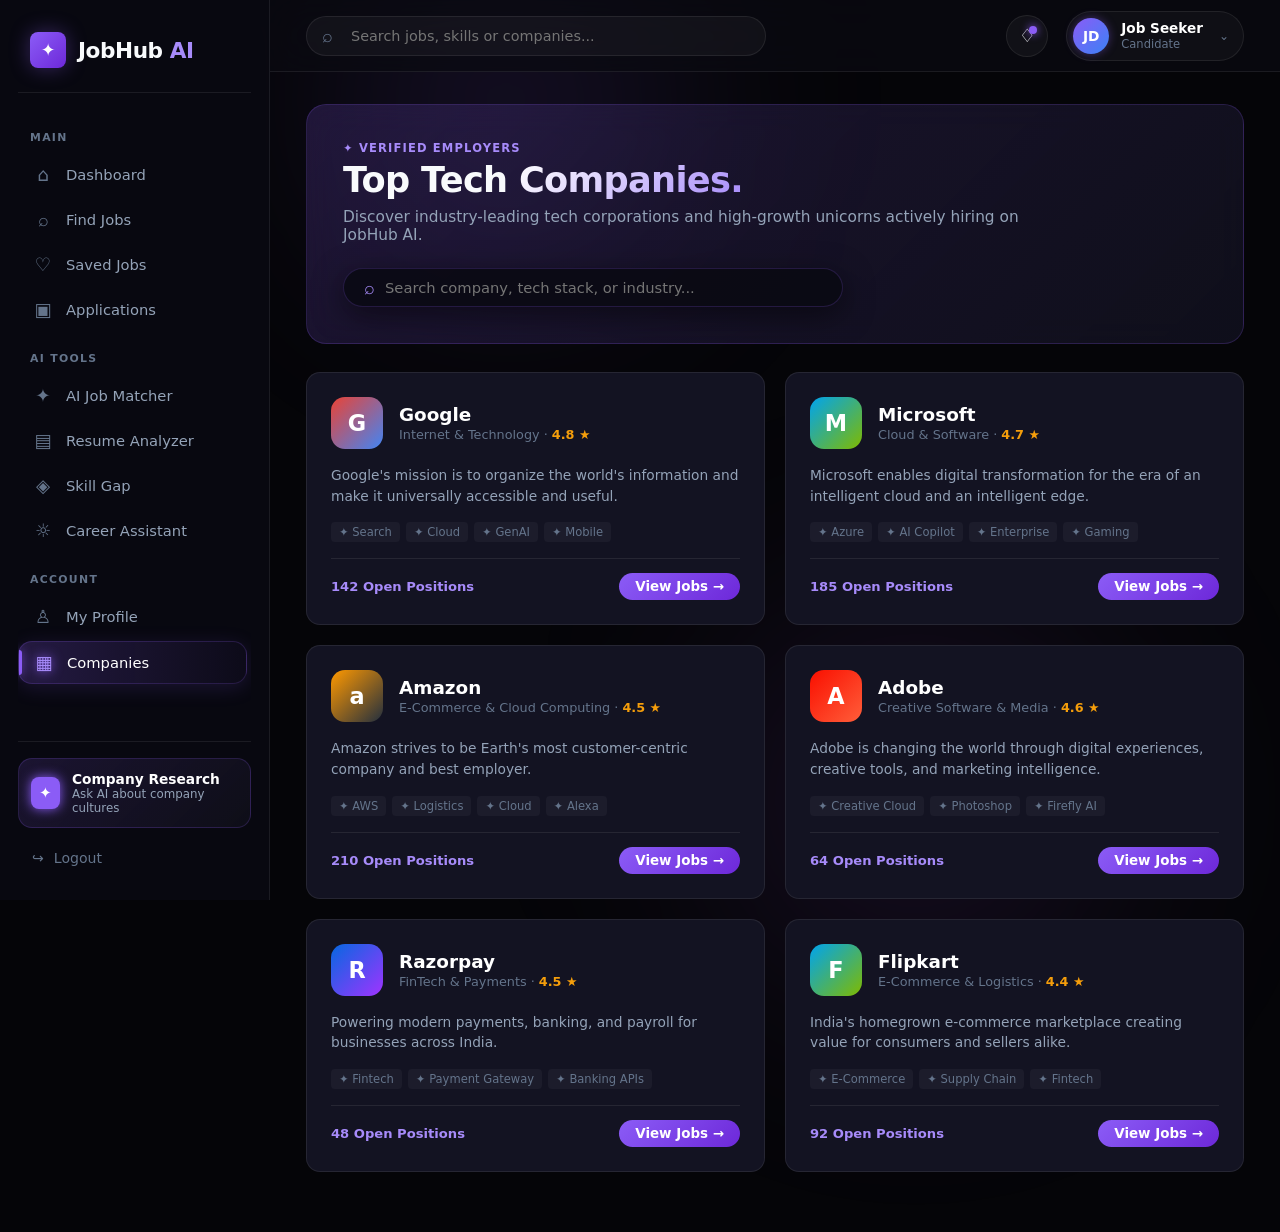
<file: FrontEnd/pages/companies.html>
<!DOCTYPE html>
<html lang="en">

<head>
    <meta charset="UTF-8">
    <meta name="viewport" content="width=device-width, initial-scale=1.0">
    <title>Companies | JobHub AI</title>
    <link rel="stylesheet" href="../css/dashboard.css">
    <link rel="stylesheet" href="../css/job.css">
</head>

<body>
    <!-- SIDEBAR -->
    <aside class="sidebar">
        <div class="logo">
            <span class="logo-icon">✦</span>
            <span>JobHub <b>AI</b></span>
        </div>

        <nav class="sidebar-nav">
            <p class="nav-title">MAIN</p>
            <a href="dashboard.html" class="nav-item">
                <span>⌂</span>
                Dashboard
            </a>
            <a href="job.html" class="nav-item">
                <span>⌕</span>
                Find Jobs
            </a>
            <a href="saved-jobs.html" class="nav-item">
                <span>♡</span>
                Saved Jobs
            </a>
            <a href="application.html" class="nav-item">
                <span>▣</span>
                Applications
            </a>

            <p class="nav-title">AI TOOLS</p>
            <a href="ai-matcher.html" class="nav-item">
                <span>✦</span>
                AI Job Matcher
            </a>
            <a href="resume-analyzer.html" class="nav-item">
                <span>▤</span>
                Resume Analyzer
            </a>
            <a href="skill-gap.html" class="nav-item">
                <span>◈</span>
                Skill Gap
            </a>
            <a href="career-assistant.html" class="nav-item">
                <span>☼</span>
                Career Assistant
            </a>

            <p class="nav-title">ACCOUNT</p>
            <a href="profile.html" class="nav-item">
                <span>♙</span>
                My Profile
            </a>
            <a href="companies.html" class="nav-item active">
                <span>▦</span>
                Companies
            </a>
        </nav>

        <div class="sidebar-bottom">
            <div class="ai-mini-card" onclick="window.location.href='career-assistant.html'">
                <div class="ai-mini-icon">✦</div>
                <div>
                    <strong>Company Research</strong>
                    <p>Ask AI about company cultures</p>
                </div>
            </div>
            <a href="login.html" class="logout-btn">
                <span>↪</span>
                Logout
            </a>
        </div>
    </aside>

    <!-- MAIN CONTENT -->
    <main class="main-content">
        <!-- TOPBAR -->
        <header class="topbar">
            <div class="mobile-logo">✦ JobHub <b>AI</b></div>
            <div class="topbar-search">
                <span>⌕</span>
                <input type="text" id="dashboardSearch" placeholder="Search jobs, skills or companies...">
            </div>
            <div class="topbar-right">
                <button class="notification-btn" id="notificationBtn">
                    ♢
                    <span class="notification-dot"></span>
                </button>
                <div class="profile-mini" id="profileMenu">
                    <div class="avatar">JD</div>
                    <div class="profile-mini-info">
                        <strong>Job Seeker</strong>
                        <span>Candidate</span>
                    </div>
                    <span class="profile-arrow">⌄</span>
                </div>
            </div>
        </header>

        <!-- PAGE CONTENT -->
        <div class="page-container">
            <section class="jobs-hero">
                <div class="jobs-hero-content">
                    <span class="card-kicker">✦ VERIFIED EMPLOYERS</span>
                    <h1>Top Tech <span>Companies.</span></h1>
                    <p>Discover industry-leading tech corporations and high-growth unicorns actively hiring on JobHub AI.</p>

                    <div class="search-filter-bar" style="max-width:500px;">
                        <div class="search-input-group">
                            <span>⌕</span>
                            <input type="text" id="companySearch" placeholder="Search company, tech stack, or industry...">
                        </div>
                    </div>
                </div>
            </section>

            <!-- COMPANIES DIRECTORY GRID -->
            <div class="companies-grid" id="companiesContainer"></div>
        </div>
    </main>

    <script src="../js/dashboard.js"></script>
    <script src="../js/jobs.js"></script>
</body>

</html>
</file>
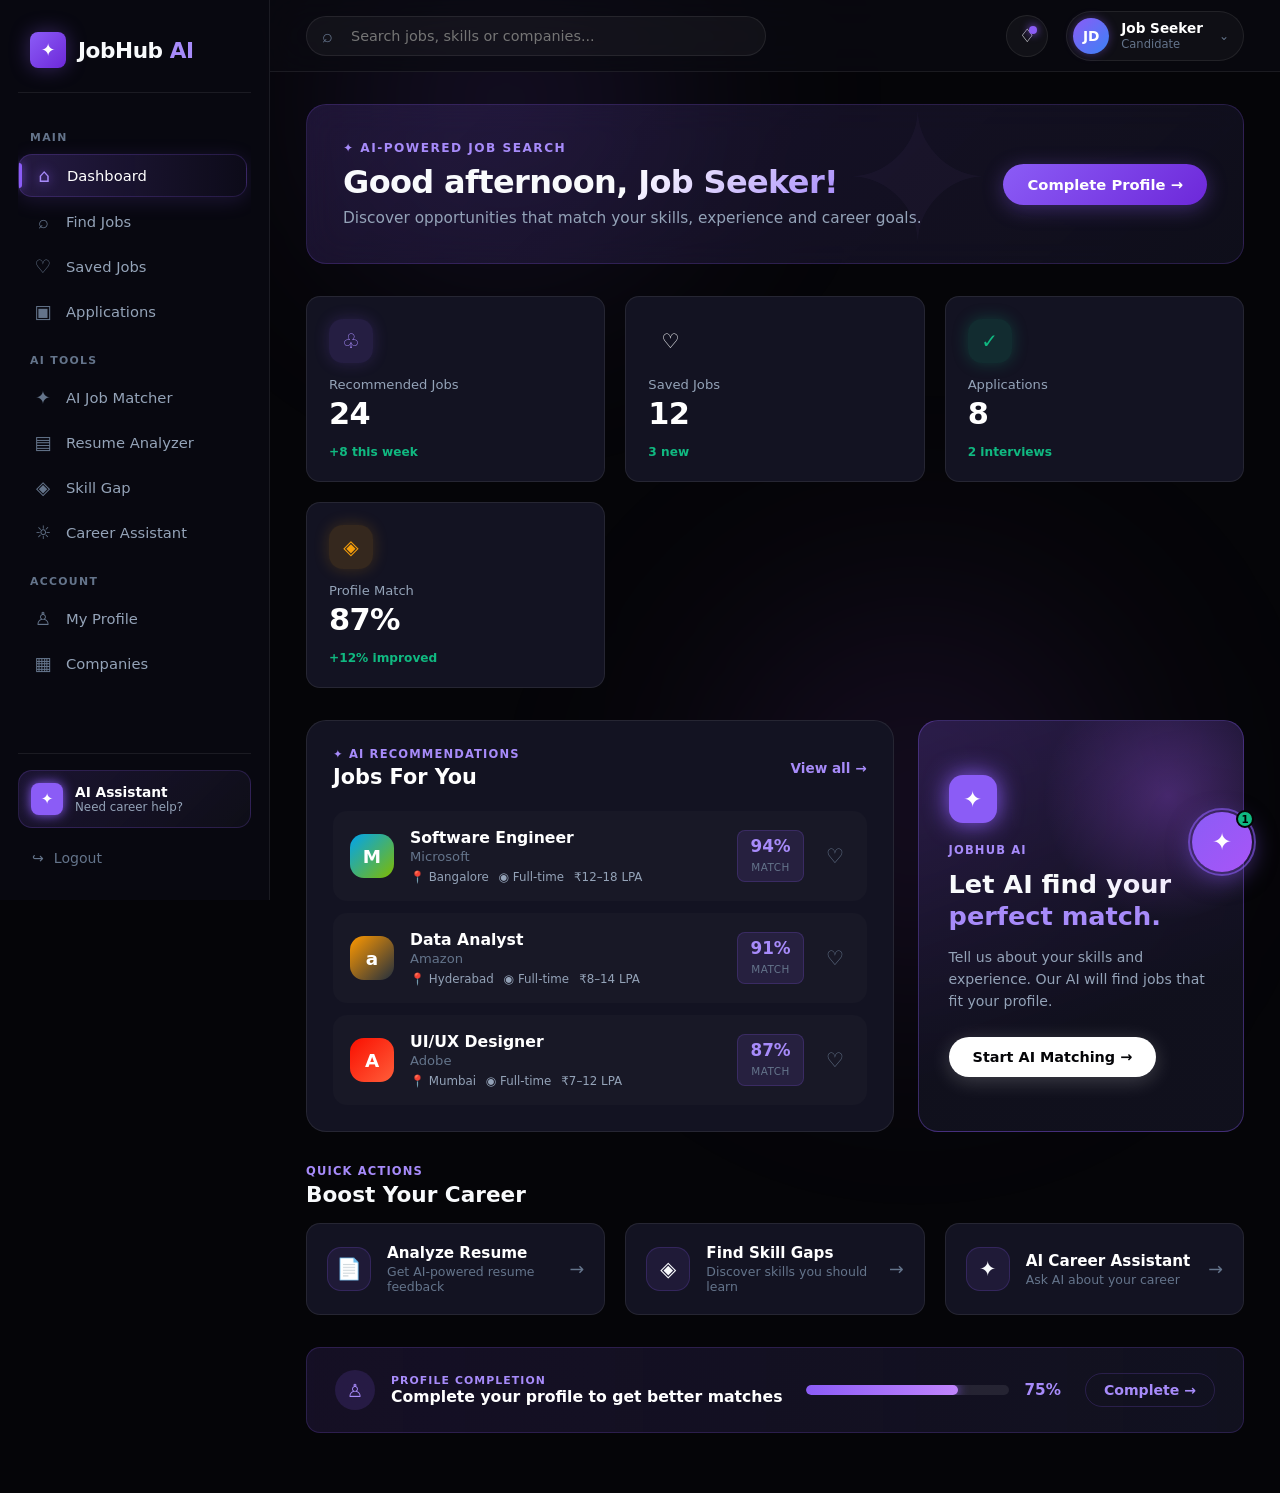
<file: FrontEnd/pages/dashboard.html>
<!DOCTYPE html>
<html lang="en">

<head>
    <meta charset="UTF-8">
    <meta name="viewport" content="width=device-width, initial-scale=1.0">

    <title>Dashboard | JobHub AI</title>

    <link rel="stylesheet" href="../css/dashboard.css">
</head>

<body>

    <!-- ============================= -->
    <!-- SIDEBAR -->
    <!-- ============================= -->

    <aside class="sidebar">

        <div class="logo">
            <span class="logo-icon">✦</span>
            <span>JobHub <b>AI</b></span>
        </div>

        <nav class="sidebar-nav">

            <p class="nav-title">MAIN</p>

            <a href="dashboard.html" class="nav-item active">
                <span>⌂</span>
                Dashboard
            </a>

            <a href="job.html" class="nav-item">
                <span>⌕</span>
                Find Jobs
            </a>

            <a href="saved-jobs.html" class="nav-item">
                <span>♡</span>
                Saved Jobs
            </a>

            <a href="application.html" class="nav-item">
                <span>▣</span>
                Applications
            </a>


            <p class="nav-title">AI TOOLS</p>

            <a href="ai-matcher.html" class="nav-item">
                <span>✦</span>
                AI Job Matcher
            </a>

            <a href="resume-analyzer.html" class="nav-item">
                <span>▤</span>
                Resume Analyzer
            </a>

            <a href="skill-gap.html" class="nav-item">
                <span>◈</span>
                Skill Gap
            </a>

            <a href="career-assistant.html" class="nav-item">
                <span>☼</span>
                Career Assistant
            </a>


            <p class="nav-title">ACCOUNT</p>

            <a href="profile.html" class="nav-item">
                <span>♙</span>
                My Profile
            </a>

            <a href="companies.html" class="nav-item">
                <span>▦</span>
                Companies
            </a>

        </nav>


        <!-- SIDEBAR BOTTOM -->

        <div class="sidebar-bottom">

            <div class="ai-mini-card">

                <div class="ai-mini-icon">✦</div>

                <div>
                    <strong>AI Assistant</strong>
                    <p>Need career help?</p>
                </div>

            </div>

            <a href="login.html" class="logout-btn">
                <span>↪</span>
                Logout
            </a>

        </div>

    </aside>


    <!-- ============================= -->
    <!-- MAIN CONTENT -->
    <!-- ============================= -->

    <main class="main-content">

        <!-- TOP NAVBAR -->

        <header class="topbar">

            <div class="mobile-logo">
                ✦ JobHub <b>AI</b>
            </div>

            <div class="topbar-search">

                <span>⌕</span>

                <input
                    type="text"
                    id="dashboardSearch"
                    placeholder="Search jobs, skills or companies..."
                >

            </div>

            <div class="topbar-right">

                <button class="notification-btn" id="notificationBtn">
                    ♢
                    <span class="notification-dot"></span>
                </button>

                <div class="profile-mini" id="profileMenu">

                    <div class="avatar">
                        JD
                    </div>

                    <div class="profile-mini-info">
                        <strong>Job Seeker</strong>
                        <span>Candidate</span>
                    </div>

                    <span class="profile-arrow">⌄</span>

                </div>

            </div>

        </header>


        <!-- ============================= -->
        <!-- DASHBOARD BODY -->
        <!-- ============================= -->

        <section class="dashboard-body">


            <!-- WELCOME -->

            <div class="welcome-section">

                <div>

                    <p class="welcome-label">
                        ✦ AI-POWERED JOB SEARCH
                    </p>

                    <h1>
                        Welcome back,
                        <span>Job Seeker!</span>
                    </h1>

                    <p class="welcome-text">
                        Discover opportunities that match your skills,
                        experience and career goals.
                    </p>

                </div>

                <a href="profile.html" class="profile-complete">
                    Complete Profile →
                </a>

            </div>


            <!-- STATS -->

            <div class="stats-grid">

                <div class="stat-card">

                    <div class="stat-icon purple">
                        ♧
                    </div>

                    <div>
                        <span>Recommended Jobs</span>
                        <strong>24</strong>
                    </div>

                    <small>+8 this week</small>

                </div>


                <div class="stat-card">

                    <div class="stat-icon blue">
                        ♡
                    </div>

                    <div>
                        <span>Saved Jobs</span>
                        <strong>12</strong>
                    </div>

                    <small>3 new</small>

                </div>


                <div class="stat-card">

                    <div class="stat-icon green">
                        ✓
                    </div>

                    <div>
                        <span>Applications</span>
                        <strong>8</strong>
                    </div>

                    <small>2 interviews</small>

                </div>


                <div class="stat-card">

                    <div class="stat-icon orange">
                        ◈
                    </div>

                    <div>
                        <span>Profile Match</span>
                        <strong>87%</strong>
                    </div>

                    <small>+12% improved</small>

                </div>

            </div>


            <!-- MAIN GRID -->

            <div class="content-grid">


                <!-- RECOMMENDED JOBS -->

                <section class="dashboard-card jobs-card">

                    <div class="card-heading">

                        <div>

                            <span class="card-kicker">
                                ✦ AI RECOMMENDATIONS
                            </span>

                            <h2>Jobs For You</h2>

                        </div>

                        <a href="job.html">
                            View all →
                        </a>

                    </div>


                    <!-- JOB 1 -->

                    <div class="job-item">

                        <div class="company-logo microsoft">
                            M
                        </div>

                        <div class="job-info">

                            <h3>Software Engineer</h3>

                            <p>Microsoft</p>

                            <div class="job-meta">
                                <span>📍 Bangalore</span>
                                <span>◉ Full-time</span>
                                <span>₹12–18 LPA</span>
                            </div>

                        </div>

                        <div class="match-score">
                            <strong>94%</strong>
                            <span>Match</span>
                        </div>

                        <button class="save-job">♡</button>

                    </div>


                    <!-- JOB 2 -->

                    <div class="job-item">

                        <div class="company-logo amazon">
                            a
                        </div>

                        <div class="job-info">

                            <h3>Data Analyst</h3>

                            <p>Amazon</p>

                            <div class="job-meta">
                                <span>📍 Hyderabad</span>
                                <span>◉ Full-time</span>
                                <span>₹8–14 LPA</span>
                            </div>

                        </div>

                        <div class="match-score">
                            <strong>91%</strong>
                            <span>Match</span>
                        </div>

                        <button class="save-job">♡</button>

                    </div>


                    <!-- JOB 3 -->

                    <div class="job-item">

                        <div class="company-logo adobe">
                            A
                        </div>

                        <div class="job-info">

                            <h3>UI/UX Designer</h3>

                            <p>Adobe</p>

                            <div class="job-meta">
                                <span>📍 Mumbai</span>
                                <span>◉ Full-time</span>
                                <span>₹7–12 LPA</span>
                            </div>

                        </div>

                        <div class="match-score">
                            <strong>87%</strong>
                            <span>Match</span>
                        </div>

                        <button class="save-job">♡</button>

                    </div>

                </section>


                <!-- AI CAREER CARD -->

                <section class="dashboard-card ai-card">

                    <div class="ai-glow"></div>

                    <div class="ai-icon">
                        ✦
                    </div>

                    <span class="card-kicker">
                        JOBHUB AI
                    </span>

                    <h2>
                        Let AI find your
                        <span>perfect match.</span>
                    </h2>

                    <p>
                        Tell us about your skills and experience.
                        Our AI will find jobs that fit your profile.
                    </p>

                    <a href="ai-matcher.html" class="ai-button">
                        Start AI Matching →
                    </a>

                </section>

            </div>


            <!-- QUICK ACTIONS -->

            <section class="quick-section">

                <div class="section-title">

                    <div>
                        <span class="card-kicker">QUICK ACTIONS</span>
                        <h2>Boost Your Career</h2>
                    </div>

                </div>


                <div class="quick-grid">


                    <a href="resume-analyzer.html" class="quick-card">

                        <div class="quick-icon">
                            📄
                        </div>

                        <div>
                            <h3>Analyze Resume</h3>
                            <p>Get AI-powered resume feedback</p>
                        </div>

                        <span>→</span>

                    </a>


                    <a href="skill-gap.html" class="quick-card">

                        <div class="quick-icon">
                            ◈
                        </div>

                        <div>
                            <h3>Find Skill Gaps</h3>
                            <p>Discover skills you should learn</p>
                        </div>

                        <span>→</span>

                    </a>


                    <a href="career-assistant.html" class="quick-card">

                        <div class="quick-icon">
                            ✦
                        </div>

                        <div>
                            <h3>AI Career Assistant</h3>
                            <p>Ask AI about your career</p>
                        </div>

                        <span>→</span>

                    </a>

                </div>

            </section>


            <!-- PROFILE COMPLETION -->

            <section class="profile-progress-card">

                <div class="progress-info">

                    <div class="progress-icon">
                        ♙
                    </div>

                    <div>

                        <span>PROFILE COMPLETION</span>

                        <h3>
                            Complete your profile to get better matches
                        </h3>

                    </div>

                </div>


                <div class="progress-container">

                    <div class="progress-bar">

                        <div
                            class="progress-fill"
                            style="width: 75%;"
                        ></div>

                    </div>

                    <strong>75%</strong>

                </div>


                <a href="profile.html">
                    Complete →
                </a>

            </section>


        </section>

    </main>

    <!-- FLOATING AI CHATBOT WIDGET -->
    <div class="floating-chat-container" id="jobhubFloatingChat">
        <div class="floating-chat-window" id="floatingChatWindow">
            <div class="floating-chat-header">
                <div class="floating-bot-info">
                    <div class="floating-bot-avatar">✦</div>
                    <div>
                        <strong style="color:#fff; font-size:0.88rem; display:block;">JobHub AI Assistant</strong>
                        <span style="color:#10b981; font-size:0.7rem;">● Online · Ready to Help</span>
                    </div>
                </div>
                <div class="floating-chat-actions">
                    <button id="floatingChatCloseBtn" title="Close Chat">✕</button>
                </div>
            </div>
            <div class="floating-chat-body" id="floatingChatBody">
                <div class="floating-msg ai">
                    ✦ Hello! I'm your JobHub AI Career Assistant. Ask me anything about job matches, interview prep, salary negotiation, or resume tips!
                </div>
            </div>
            <div class="floating-starters-row">
                <div class="floating-chip">🎯 Match jobs for Java & React</div>
                <div class="floating-chip">💼 Salary tips for ₹30 LPA</div>
                <div class="floating-chip">📝 How to pass ATS test?</div>
            </div>
            <div class="floating-chat-input-bar">
                <input type="text" id="floatingChatInput" placeholder="Ask AI anything about jobs..." autocomplete="off">
                <button class="floating-chat-send" id="floatingChatSendBtn">➤</button>
            </div>
        </div>
        <div class="floating-chat-launcher" id="floatingChatLauncher" title="Ask JobHub AI Career Coach">
            <span>✦</span>
            <div class="launcher-badge">1</div>
        </div>
    </div>

    <script src="../js/dashboard.js"></script>

</body>

</html>
</file>
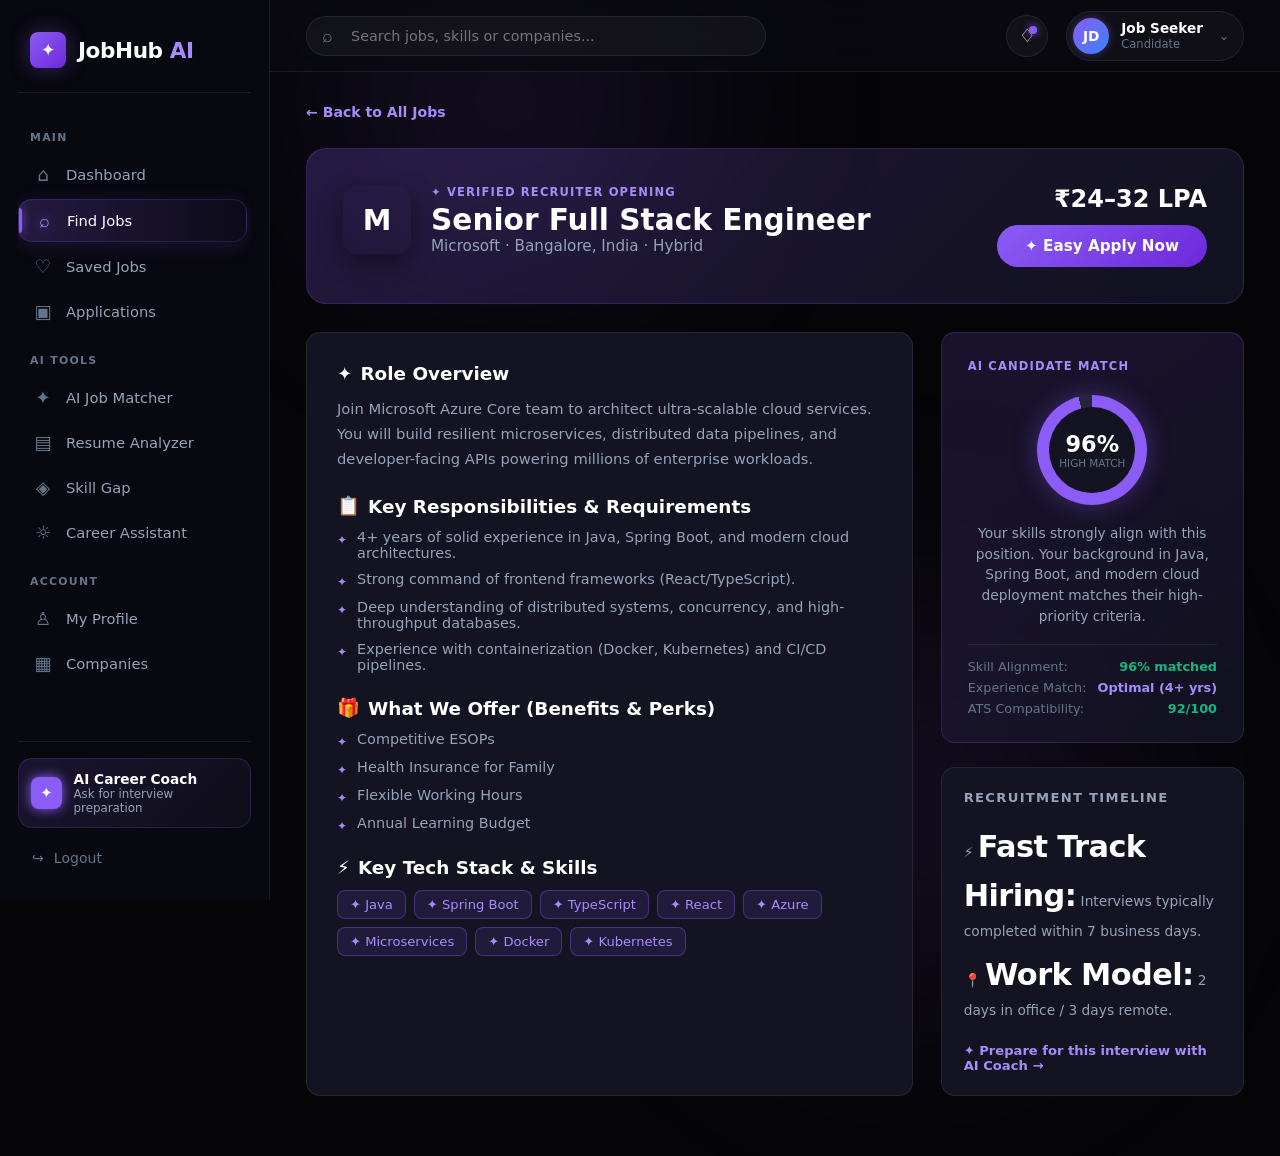
<file: FrontEnd/pages/job-detail.html>
<!DOCTYPE html>
<html lang="en">

<head>
    <meta charset="UTF-8">
    <meta name="viewport" content="width=device-width, initial-scale=1.0">
    <title>Job Details | JobHub AI</title>
    <link rel="stylesheet" href="../css/dashboard.css">
    <link rel="stylesheet" href="../css/job.css">
</head>

<body>
    <!-- SIDEBAR -->
    <aside class="sidebar">
        <div class="logo">
            <span class="logo-icon">✦</span>
            <span>JobHub <b>AI</b></span>
        </div>

        <nav class="sidebar-nav">
            <p class="nav-title">MAIN</p>
            <a href="dashboard.html" class="nav-item">
                <span>⌂</span>
                Dashboard
            </a>
            <a href="job.html" class="nav-item active">
                <span>⌕</span>
                Find Jobs
            </a>
            <a href="saved-jobs.html" class="nav-item">
                <span>♡</span>
                Saved Jobs
            </a>
            <a href="application.html" class="nav-item">
                <span>▣</span>
                Applications
            </a>

            <p class="nav-title">AI TOOLS</p>
            <a href="ai-matcher.html" class="nav-item">
                <span>✦</span>
                AI Job Matcher
            </a>
            <a href="resume-analyzer.html" class="nav-item">
                <span>▤</span>
                Resume Analyzer
            </a>
            <a href="skill-gap.html" class="nav-item">
                <span>◈</span>
                Skill Gap
            </a>
            <a href="career-assistant.html" class="nav-item">
                <span>☼</span>
                Career Assistant
            </a>

            <p class="nav-title">ACCOUNT</p>
            <a href="profile.html" class="nav-item">
                <span>♙</span>
                My Profile
            </a>
            <a href="companies.html" class="nav-item">
                <span>▦</span>
                Companies
            </a>
        </nav>

        <div class="sidebar-bottom">
            <div class="ai-mini-card" onclick="window.location.href='career-assistant.html'">
                <div class="ai-mini-icon">✦</div>
                <div>
                    <strong>AI Career Coach</strong>
                    <p>Ask for interview preparation</p>
                </div>
            </div>
            <a href="login.html" class="logout-btn">
                <span>↪</span>
                Logout
            </a>
        </div>
    </aside>

    <!-- MAIN CONTENT -->
    <main class="main-content">
        <!-- TOPBAR -->
        <header class="topbar">
            <div class="mobile-logo">✦ JobHub <b>AI</b></div>
            <div class="topbar-search">
                <span>⌕</span>
                <input type="text" id="dashboardSearch" placeholder="Search jobs, skills or companies...">
            </div>
            <div class="topbar-right">
                <button class="notification-btn" id="notificationBtn">
                    ♢
                    <span class="notification-dot"></span>
                </button>
                <div class="profile-mini" id="profileMenu">
                    <div class="avatar">JD</div>
                    <div class="profile-mini-info">
                        <strong>Job Seeker</strong>
                        <span>Candidate</span>
                    </div>
                    <span class="profile-arrow">⌄</span>
                </div>
            </div>
        </header>

        <!-- PAGE CONTENT -->
        <div class="page-container">
            <a href="job.html" style="display:inline-flex; align-items:center; gap:8px; font-size:0.88rem; color:var(--primary-light); font-weight:600;">
                ← Back to All Jobs
            </a>

            <!-- JOB BANNER -->
            <section class="job-detail-banner">
                <div class="banner-company-info">
                    <div class="banner-company-logo microsoft" id="detailLogo">M</div>
                    <div>
                        <span class="card-kicker">✦ VERIFIED RECRUITER OPENING</span>
                        <h1 style="font-size:1.85rem; font-weight:800; color:#fff;" id="detailTitle">Senior Full Stack Engineer</h1>
                        <p style="color:var(--text-secondary); font-size:0.95rem;" id="detailCompany">Microsoft · Bangalore, India · Hybrid</p>
                    </div>
                </div>

                <div style="display:flex; flex-direction:column; align-items:flex-end; gap:12px;">
                    <div style="font-size:1.5rem; font-weight:800; color:#fff;" id="detailSalary">₹24–32 LPA</div>
                    <div style="display:flex; gap:10px;">
                        <button class="apply-btn" id="detailApplyBtn" style="padding:12px 28px; font-size:0.95rem;">
                            ✦ Easy Apply Now
                        </button>
                    </div>
                </div>
            </section>

            <!-- DETAILS GRID -->
            <div class="detail-main-grid">
                <!-- LEFT CONTENT -->
                <div class="detail-content-card">
                    <div class="detail-section">
                        <h3><span>✦</span> Role Overview</h3>
                        <p id="detailDesc">Loading position description...</p>
                    </div>

                    <div class="detail-section">
                        <h3><span>📋</span> Key Responsibilities & Requirements</h3>
                        <ul class="detail-list" id="detailRequirements"></ul>
                    </div>

                    <div class="detail-section">
                        <h3><span>🎁</span> What We Offer (Benefits & Perks)</h3>
                        <ul class="detail-list" id="detailBenefits"></ul>
                    </div>

                    <div class="detail-section">
                        <h3><span>⚡</span> Key Tech Stack & Skills</h3>
                        <div class="card-skills-row" id="detailSkills" style="margin-top:10px;"></div>
                    </div>
                </div>

                <!-- RIGHT SIDEBAR (AI MATCH + QUICK STATS) -->
                <div style="display:flex; flex-direction:column; gap:24px;">
                    <!-- AI MATCH CARD -->
                    <div class="ai-match-breakdown-card">
                        <span class="card-kicker">AI CANDIDATE MATCH</span>
                        <div class="match-circle-meter" id="detailMatchMeter" style="--percent: 94;">
                            <div class="match-circle-inner">
                                <strong id="detailMatchScore">94%</strong>
                                <span>High Match</span>
                            </div>
                        </div>

                        <div style="text-align:center; font-size:0.86rem; color:var(--text-secondary); line-height:1.5;">
                            Your skills strongly align with this position. Your background in Java, Spring Boot, and modern cloud deployment matches their high-priority criteria.
                        </div>

                        <div style="border-top:1px solid var(--border-subtle); padding-top:14px; font-size:0.8rem;">
                            <div style="display:flex; justify-content:space-between; margin-bottom:6px;">
                                <span style="color:var(--text-muted);">Skill Alignment:</span>
                                <strong style="color:var(--success);">96% matched</strong>
                            </div>
                            <div style="display:flex; justify-content:space-between; margin-bottom:6px;">
                                <span style="color:var(--text-muted);">Experience Match:</span>
                                <strong style="color:var(--primary-light);">Optimal (4+ yrs)</strong>
                            </div>
                            <div style="display:flex; justify-content:space-between;">
                                <span style="color:var(--text-muted);">ATS Compatibility:</span>
                                <strong style="color:var(--success);">92/100</strong>
                            </div>
                        </div>
                    </div>

                    <!-- RECRUITER CONTACT -->
                    <div class="stat-card">
                        <span class="card-kicker">RECRUITMENT TIMELINE</span>
                        <div style="font-size:0.86rem; color:var(--text-secondary); line-height:1.6;">
                            <p style="margin-bottom:8px;">⚡ <strong>Fast Track Hiring:</strong> Interviews typically completed within 7 business days.</p>
                            <p>📍 <strong>Work Model:</strong> 2 days in office / 3 days remote.</p>
                        </div>
                        <a href="career-assistant.html" style="font-size:0.82rem; color:var(--primary-light); font-weight:600; margin-top:8px; display:inline-block;">
                            ✦ Prepare for this interview with AI Coach →
                        </a>
                    </div>
                </div>
            </div>
        </div>
    </main>

    <script src="../js/dashboard.js"></script>
    <script src="../js/jobs.js"></script>
</body>

</html>
</file>
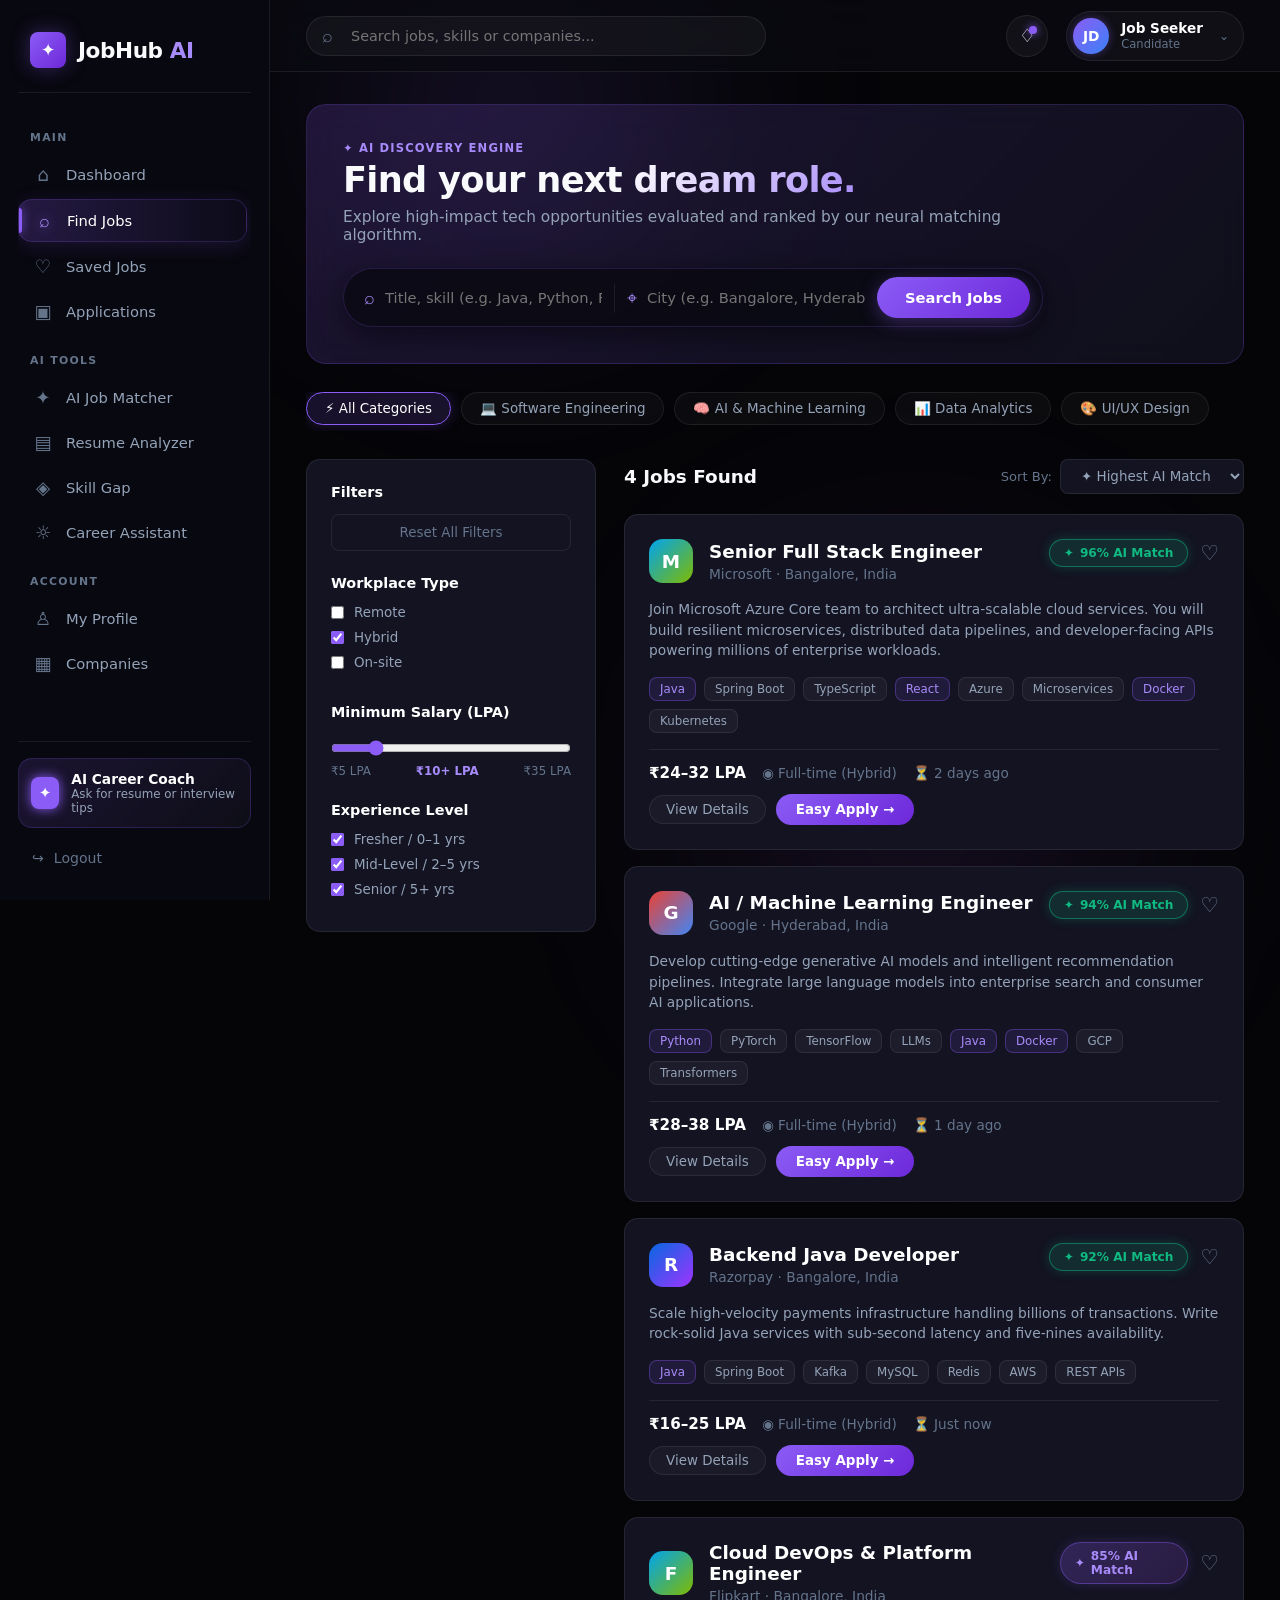
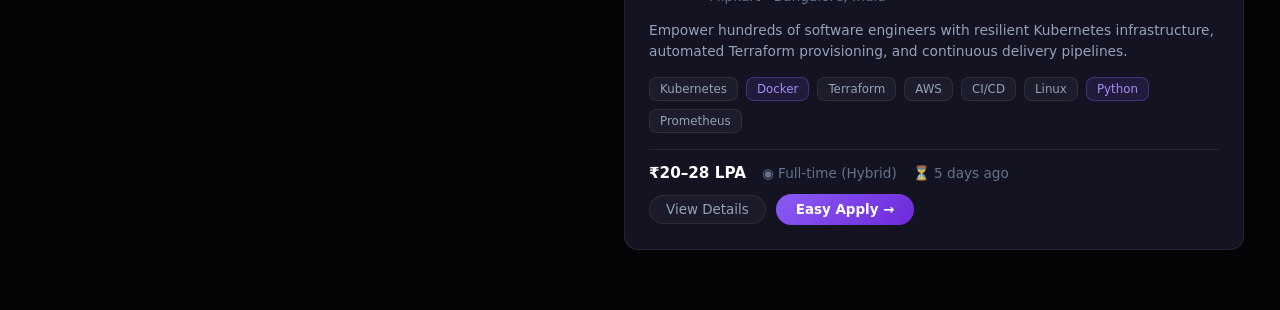
<file: FrontEnd/pages/job.html>
<!DOCTYPE html>
<html lang="en">

<head>
    <meta charset="UTF-8">
    <meta name="viewport" content="width=device-width, initial-scale=1.0">
    <title>Find Jobs | JobHub AI</title>
    <link rel="stylesheet" href="../css/dashboard.css">
    <link rel="stylesheet" href="../css/job.css">
</head>

<body>
    <!-- ============================= -->
    <!-- SIDEBAR -->
    <!-- ============================= -->
    <aside class="sidebar">
        <div class="logo">
            <span class="logo-icon">✦</span>
            <span>JobHub <b>AI</b></span>
        </div>

        <nav class="sidebar-nav">
            <p class="nav-title">MAIN</p>
            <a href="dashboard.html" class="nav-item">
                <span>⌂</span>
                Dashboard
            </a>
            <a href="job.html" class="nav-item active">
                <span>⌕</span>
                Find Jobs
            </a>
            <a href="saved-jobs.html" class="nav-item">
                <span>♡</span>
                Saved Jobs
            </a>
            <a href="application.html" class="nav-item">
                <span>▣</span>
                Applications
            </a>

            <p class="nav-title">AI TOOLS</p>
            <a href="ai-matcher.html" class="nav-item">
                <span>✦</span>
                AI Job Matcher
            </a>
            <a href="resume-analyzer.html" class="nav-item">
                <span>▤</span>
                Resume Analyzer
            </a>
            <a href="skill-gap.html" class="nav-item">
                <span>◈</span>
                Skill Gap
            </a>
            <a href="career-assistant.html" class="nav-item">
                <span>☼</span>
                Career Assistant
            </a>

            <p class="nav-title">ACCOUNT</p>
            <a href="profile.html" class="nav-item">
                <span>♙</span>
                My Profile
            </a>
            <a href="companies.html" class="nav-item">
                <span>▦</span>
                Companies
            </a>
        </nav>

        <div class="sidebar-bottom">
            <div class="ai-mini-card" onclick="window.location.href='career-assistant.html'">
                <div class="ai-mini-icon">✦</div>
                <div>
                    <strong>AI Career Coach</strong>
                    <p>Ask for resume or interview tips</p>
                </div>
            </div>
            <a href="login.html" class="logout-btn">
                <span>↪</span>
                Logout
            </a>
        </div>
    </aside>

    <!-- ============================= -->
    <!-- MAIN CONTENT -->
    <!-- ============================= -->
    <main class="main-content">
        <!-- TOPBAR -->
        <header class="topbar">
            <div class="mobile-logo">
                ✦ JobHub <b>AI</b>
            </div>

            <div class="topbar-search">
                <span>⌕</span>
                <input
                    type="text"
                    id="dashboardSearch"
                    placeholder="Search jobs, skills or companies..."
                >
            </div>

            <div class="topbar-right">
                <button class="notification-btn" id="notificationBtn">
                    ♢
                    <span class="notification-dot"></span>
                </button>
                <div class="profile-mini" id="profileMenu">
                    <div class="avatar">JD</div>
                    <div class="profile-mini-info">
                        <strong>Job Seeker</strong>
                        <span>Candidate</span>
                    </div>
                    <span class="profile-arrow">⌄</span>
                </div>
            </div>
        </header>

        <!-- PAGE CONTENT -->
        <div class="page-container">
            <!-- HERO & SEARCH -->
            <section class="jobs-hero">
                <div class="jobs-hero-content">
                    <span class="card-kicker">✦ AI DISCOVERY ENGINE</span>
                    <h1>Find your next <span>dream role.</span></h1>
                    <p>Explore high-impact tech opportunities evaluated and ranked by our neural matching algorithm.</p>

                    <!-- SEARCH BAR -->
                    <div class="search-filter-bar">
                        <div class="search-input-group">
                            <span>⌕</span>
                            <input type="text" id="jobSearchKeyword" placeholder="Title, skill (e.g. Java, Python, React)">
                        </div>
                        <div class="search-filter-divider"></div>
                        <div class="search-input-group">
                            <span>⌖</span>
                            <input type="text" id="jobSearchLocation" placeholder="City (e.g. Bangalore, Hyderabad)">
                        </div>
                        <button class="search-execute-btn" id="btnRunSearch">Search Jobs</button>
                    </div>
                </div>
            </section>

            <!-- CATEGORY PILLS -->
            <div class="filter-tags-row">
                <div class="filter-tag active" data-category="all">⚡ All Categories</div>
                <div class="filter-tag" data-category="engineering">💻 Software Engineering</div>
                <div class="filter-tag" data-category="ai">🧠 AI & Machine Learning</div>
                <div class="filter-tag" data-category="data">📊 Data Analytics</div>
                <div class="filter-tag" data-category="design">🎨 UI/UX Design</div>
            </div>

            <!-- JOBS LAYOUT: FILTERS + LISTINGS -->
            <div class="jobs-main-layout">
                <!-- SIDEBAR FILTERS -->
                <aside class="filter-sidebar">
                    <div class="filter-group">
                        <h4>Filters</h4>
                        <button class="reset-filters-btn" id="resetFiltersBtn" style="width:100%;">Reset All Filters</button>
                    </div>

                    <div class="filter-group">
                        <h4>Workplace Type</h4>
                        <label><input type="checkbox" name="workplace" value="Remote"> Remote</label>
                        <label><input type="checkbox" name="workplace" value="Hybrid" checked> Hybrid</label>
                        <label><input type="checkbox" name="workplace" value="On-site"> On-site</label>
                    </div>

                    <div class="filter-group">
                        <h4>Minimum Salary (LPA)</h4>
                        <input type="range" min="5" max="35" value="10" step="1" class="range-slider" id="salaryRange">
                        <div class="range-labels">
                            <span>₹5 LPA</span>
                            <span id="salaryValue" style="color:var(--primary-light); font-weight:700;">₹10+ LPA</span>
                            <span>₹35 LPA</span>
                        </div>
                    </div>

                    <div class="filter-group">
                        <h4>Experience Level</h4>
                        <label><input type="checkbox" checked> Fresher / 0–1 yrs</label>
                        <label><input type="checkbox" checked> Mid-Level / 2–5 yrs</label>
                        <label><input type="checkbox" checked> Senior / 5+ yrs</label>
                    </div>
                </aside>

                <!-- LISTINGS CONTAINER -->
                <section>
                    <div class="jobs-listing-header">
                        <h3 id="jobResultCount">Loading Jobs...</h3>
                        <div style="display:flex; align-items:center; gap:8px;">
                            <span style="font-size:0.82rem; color:var(--text-muted);">Sort By:</span>
                            <select class="jobs-sort-select" id="jobSort">
                                <option value="match">✦ Highest AI Match</option>
                                <option value="salary">₹ Highest Salary</option>
                            </select>
                        </div>
                    </div>

                    <!-- DYNAMIC JOBS GRID INJECTED BY jobs.js -->
                    <div class="jobs-cards-grid" id="jobsContainer"></div>
                </section>
            </div>
        </div>
    </main>

    <script src="../js/dashboard.js"></script>
    <script src="../js/jobs.js"></script>
</body>

</html>
</file>
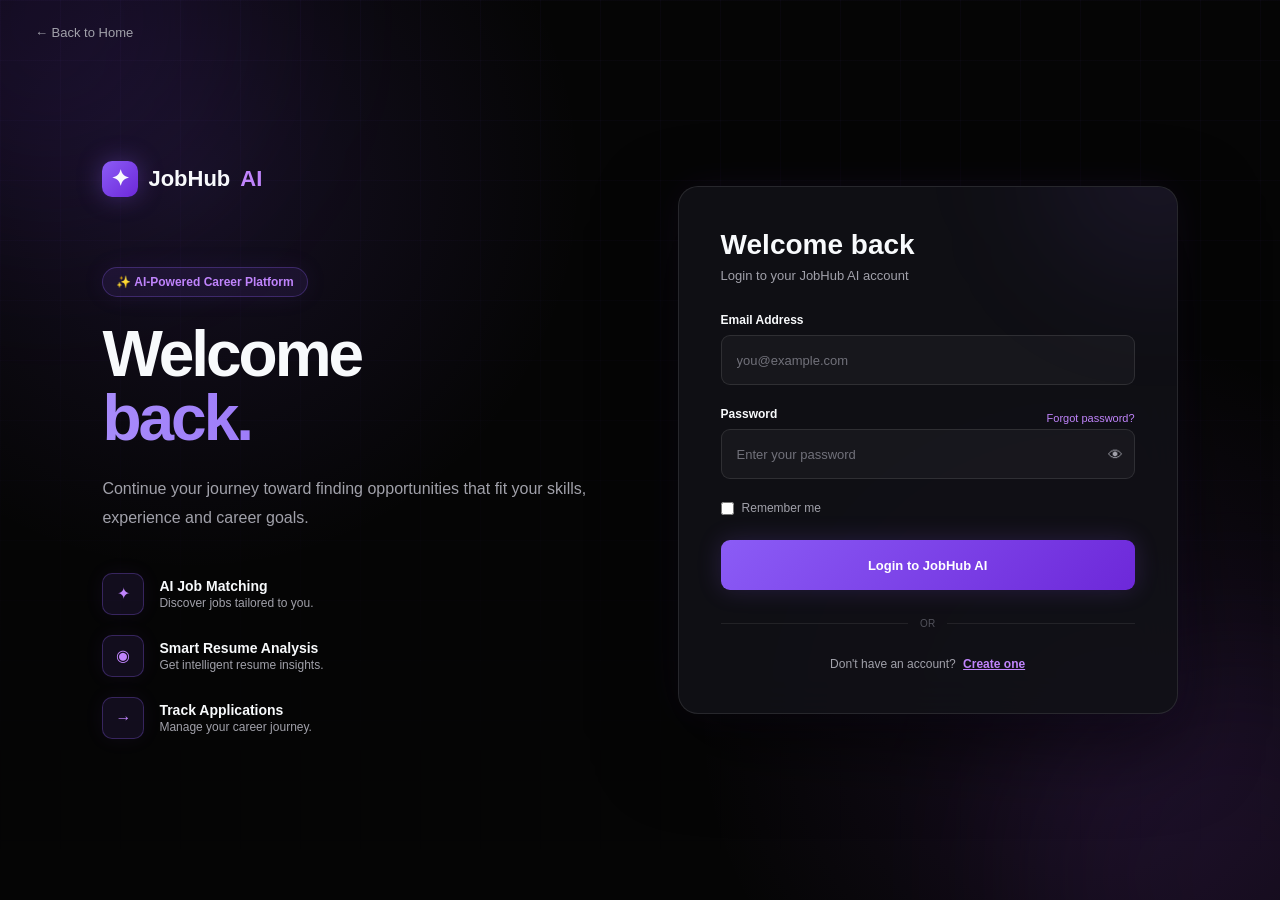
<file: FrontEnd/pages/login.html>
<!DOCTYPE html>
<html lang="en">

<head>

    <meta charset="UTF-8">

    <meta name="viewport"
        content="width=device-width, initial-scale=1.0">

    <title>Login | JobHub AI</title>

    <link rel="stylesheet" href="../css/auth.css">

</head>


<body>

    <!-- Background -->

    <div class="auth-background">

        <div class="auth-orb orb-one"></div>

        <div class="auth-orb orb-two"></div>

    </div>


    <!-- Back to Home -->

    <a href="../index.html" class="back-home">
        ← Back to Home
    </a>


    <!-- Login Container -->

    <main class="auth-container">


        <!-- Left Side -->

        <section class="auth-info">

            <div class="auth-logo">

                <span>✦</span>

                JobHub <b>AI</b>

            </div>


            <div class="auth-info-content">

                <div class="ai-mini-badge">
                    ✨ AI-Powered Career Platform
                </div>

                <h1>
                    Welcome
                    <span>back.</span>
                </h1>

                <p>
                    Continue your journey toward finding
                    opportunities that fit your skills,
                    experience and career goals.
                </p>


                <div class="auth-features">

                    <div class="auth-feature">

                        <span>✦</span>

                        <div>
                            <strong>AI Job Matching</strong>
                            <p>
                                Discover jobs tailored to you.
                            </p>
                        </div>

                    </div>


                    <div class="auth-feature">

                        <span>◉</span>

                        <div>
                            <strong>Smart Resume Analysis</strong>
                            <p>
                                Get intelligent resume insights.
                            </p>
                        </div>

                    </div>


                    <div class="auth-feature">

                        <span>→</span>

                        <div>
                            <strong>Track Applications</strong>
                            <p>
                                Manage your career journey.
                            </p>
                        </div>

                    </div>

                </div>

            </div>

        </section>


        <!-- Right Side Login Card -->

        <section class="auth-card">


            <div class="auth-card-header">

                <h2>
                    Welcome back
                </h2>

                <p>
                    Login to your JobHub AI account
                </p>

            </div>


            <!-- Login Form -->

            <form id="loginForm" novalidate>


                <!-- Email -->

                <div class="form-group">

                    <label for="loginEmail">
                        Email Address
                    </label>

                    <input
                        type="email"
                        id="loginEmail"
                        placeholder="you@example.com"
                        required
                    >

                </div>


                <!-- Password -->

                <div class="form-group">

                    <div class="password-label">

                        <label for="loginPassword">
                            Password
                        </label>

                        <a href="#">
                            Forgot password?
                        </a>

                    </div>


                    <div class="password-wrapper">

                        <input
                            type="password"
                            id="loginPassword"
                            placeholder="Enter your password"
                            required
                        >

                        <button
                            type="button"
                            class="password-toggle"
                            id="togglePassword"
                        >
                            👁

                        </button>

                    </div>

                </div>


                <!-- Remember Me -->

                <div class="remember-row">

                    <label>

                        <input
                            type="checkbox"
                            id="rememberMe"
                        >

                        <span>
                            Remember me
                        </span>

                    </label>

                </div>


                <!-- Login Button -->

                <button
                    type="submit"
                    class="auth-submit"
                >
                    Login to JobHub AI
                </button>


            </form>


            <!-- Divider -->

            <div class="auth-divider">

                <span>OR</span>

            </div>


            <!-- Sign Up -->

            <div class="auth-switch">

                <span>
                    Don't have an account?
                </span>

                <a href="signup.html">
                    Create one
                </a>

            </div>


        </section>

    </main>


    <!-- JavaScript -->

    <script src="../js/auth.js"></script>

</body>

</html>
</file>
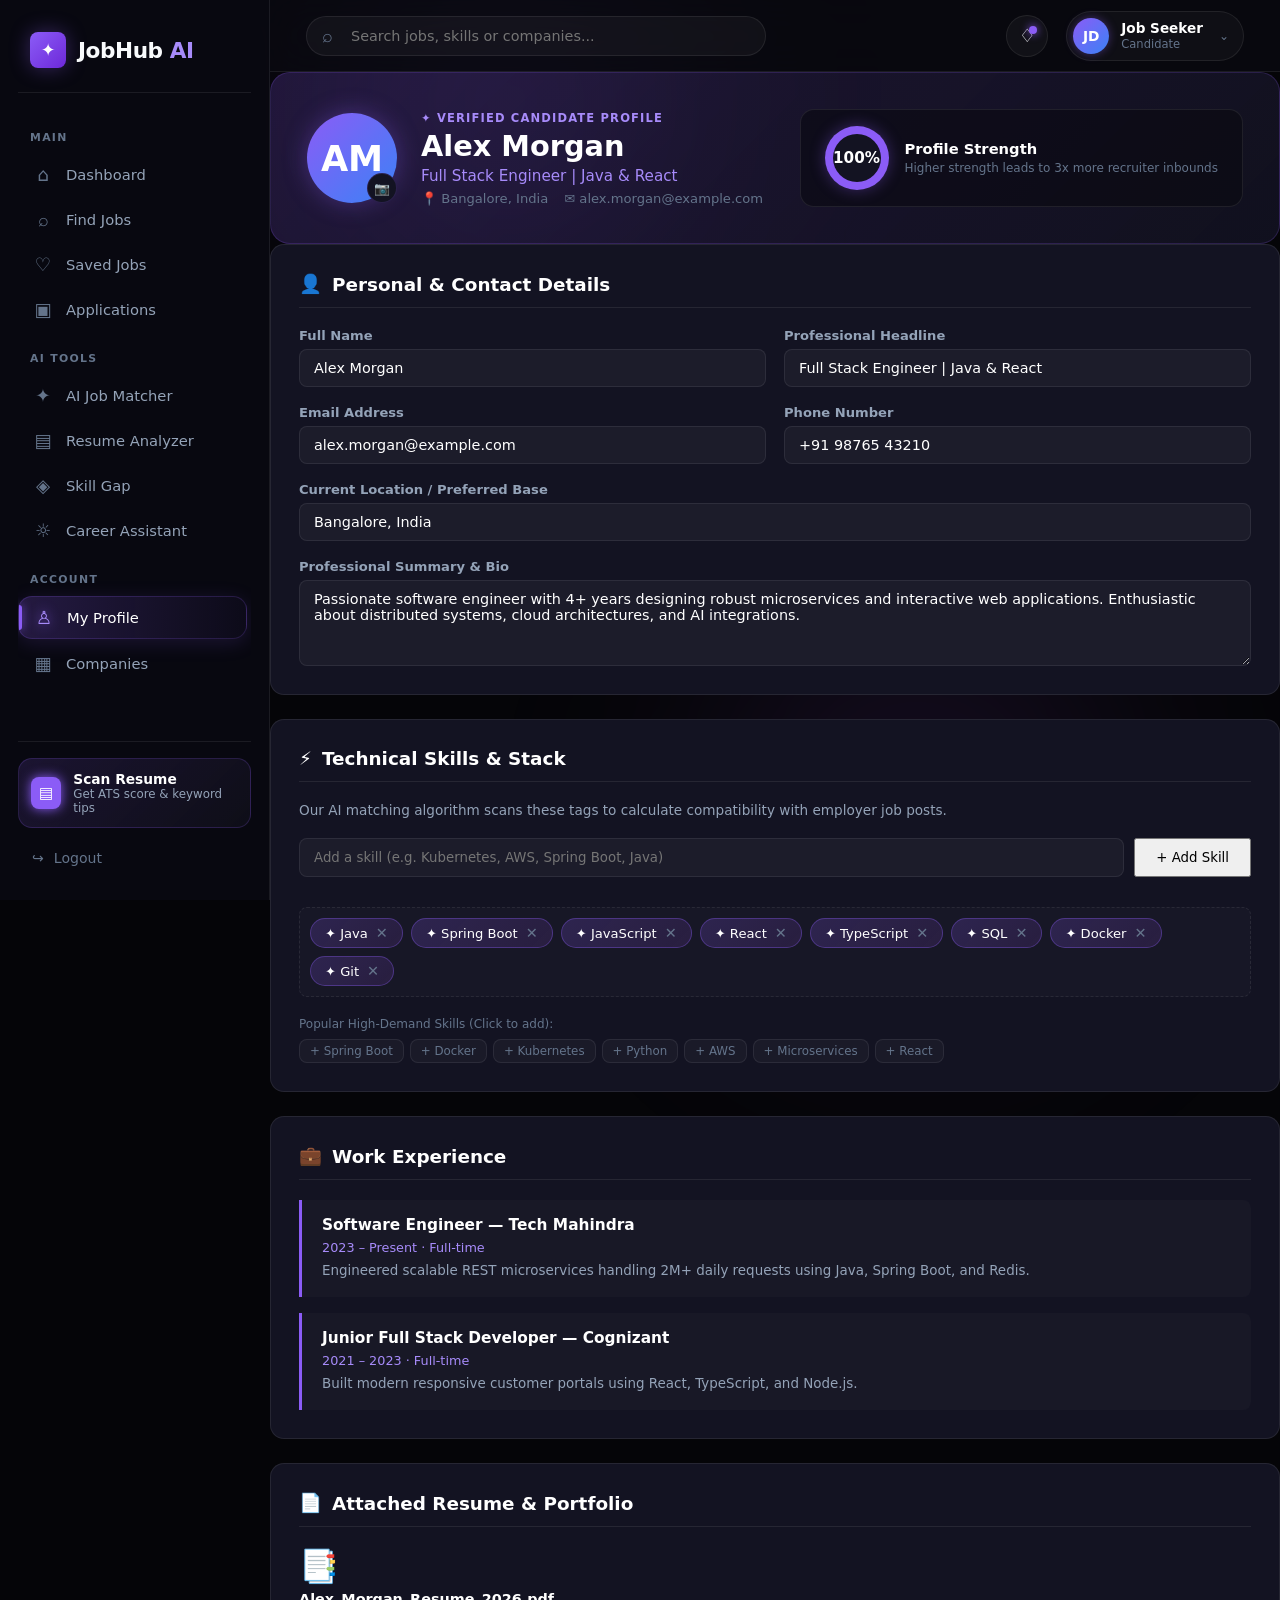
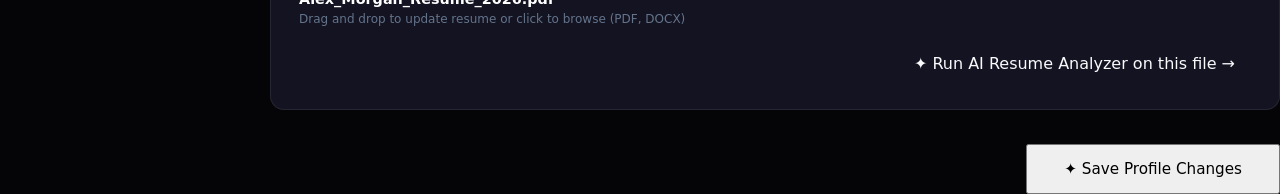
<file: FrontEnd/pages/profile.html>
<!DOCTYPE html>
<html lang="en">

<head>
    <meta charset="UTF-8">
    <meta name="viewport" content="width=device-width, initial-scale=1.0">
    <title>My Profile | JobHub AI</title>
    <link rel="stylesheet" href="../css/dashboard.css">
    <link rel="stylesheet" href="../css/profile.css">
</head>

<body>
    <!-- SIDEBAR -->
    <aside class="sidebar">
        <div class="logo">
            <span class="logo-icon">✦</span>
            <span>JobHub <b>AI</b></span>
        </div>

        <nav class="sidebar-nav">
            <p class="nav-title">MAIN</p>
            <a href="dashboard.html" class="nav-item">
                <span>⌂</span>
                Dashboard
            </a>
            <a href="job.html" class="nav-item">
                <span>⌕</span>
                Find Jobs
            </a>
            <a href="saved-jobs.html" class="nav-item">
                <span>♡</span>
                Saved Jobs
            </a>
            <a href="application.html" class="nav-item">
                <span>▣</span>
                Applications
            </a>

            <p class="nav-title">AI TOOLS</p>
            <a href="ai-matcher.html" class="nav-item">
                <span>✦</span>
                AI Job Matcher
            </a>
            <a href="resume-analyzer.html" class="nav-item">
                <span>▤</span>
                Resume Analyzer
            </a>
            <a href="skill-gap.html" class="nav-item">
                <span>◈</span>
                Skill Gap
            </a>
            <a href="career-assistant.html" class="nav-item">
                <span>☼</span>
                Career Assistant
            </a>

            <p class="nav-title">ACCOUNT</p>
            <a href="profile.html" class="nav-item active">
                <span>♙</span>
                My Profile
            </a>
            <a href="companies.html" class="nav-item">
                <span>▦</span>
                Companies
            </a>
        </nav>

        <div class="sidebar-bottom">
            <div class="ai-mini-card" onclick="window.location.href='resume-analyzer.html'">
                <div class="ai-mini-icon">▤</div>
                <div>
                    <strong>Scan Resume</strong>
                    <p>Get ATS score & keyword tips</p>
                </div>
            </div>
            <a href="login.html" class="logout-btn">
                <span>↪</span>
                Logout
            </a>
        </div>
    </aside>

    <!-- MAIN CONTENT -->
    <main class="main-content">
        <!-- TOPBAR -->
        <header class="topbar">
            <div class="mobile-logo">✦ JobHub <b>AI</b></div>
            <div class="topbar-search">
                <span>⌕</span>
                <input type="text" id="dashboardSearch" placeholder="Search jobs, skills or companies...">
            </div>
            <div class="topbar-right">
                <button class="notification-btn" id="notificationBtn">
                    ♢
                    <span class="notification-dot"></span>
                </button>
                <div class="profile-mini" id="profileMenu">
                    <div class="avatar">JD</div>
                    <div class="profile-mini-info">
                        <strong>Job Seeker</strong>
                        <span>Candidate</span>
                    </div>
                    <span class="profile-arrow">⌄</span>
                </div>
            </div>
        </header>

        <!-- PAGE CONTENT -->
        <div class="page-container">
            <!-- PROFILE HERO BANNER -->
            <section class="profile-hero">
                <div class="profile-user-info">
                    <div class="profile-avatar-large" id="profileAvatarLarge">AM</div>
                    <div class="profile-headings">
                        <span class="card-kicker">✦ VERIFIED CANDIDATE PROFILE</span>
                        <h1 id="profileNameHero">Alex Morgan</h1>
                        <p id="profileHeadlineHero">Full Stack Engineer | Java & React</p>
                        <div class="profile-meta-row">
                            <span id="profileLocationHero">📍 Bangalore, India</span>
                            <span id="profileEmailHero">✉ alex.morgan@example.com</span>
                        </div>
                    </div>
                </div>

                <!-- PROFILE STRENGTH GAUGE -->
                <div class="profile-strength-box">
                    <div class="strength-dial" id="profileStrengthDial" style="--percent: 85;">
                        <div class="strength-dial-inner" id="profileStrengthText">85%</div>
                    </div>
                    <div>
                        <strong style="color:#fff; font-size:0.92rem; display:block;">Profile Strength</strong>
                        <span style="color:var(--text-muted); font-size:0.75rem;">Higher strength leads to 3x more recruiter inbounds</span>
                    </div>
                </div>
            </section>

            <!-- EDIT FORMS -->
            <div style="display:flex; flex-direction:column; gap:24px;">
                <!-- 1. PERSONAL INFORMATION -->
                <div class="profile-card">
                    <h3><span>👤</span> Personal & Contact Details</h3>
                    <div class="form-grid-2">
                        <div class="form-control-group">
                            <label>Full Name</label>
                            <input type="text" id="inputName">
                        </div>
                        <div class="form-control-group">
                            <label>Professional Headline</label>
                            <input type="text" id="inputHeadline">
                        </div>
                        <div class="form-control-group">
                            <label>Email Address</label>
                            <input type="email" id="inputEmail">
                        </div>
                        <div class="form-control-group">
                            <label>Phone Number</label>
                            <input type="tel" id="inputPhone">
                        </div>
                        <div class="form-control-group" style="grid-column: 1 / -1;">
                            <label>Current Location / Preferred Base</label>
                            <input type="text" id="inputLocation">
                        </div>
                        <div class="form-control-group" style="grid-column: 1 / -1;">
                            <label>Professional Summary & Bio</label>
                            <textarea id="inputBio" rows="4"></textarea>
                        </div>
                    </div>
                </div>

                <!-- 2. SKILLS PORTFOLIO -->
                <div class="profile-card">
                    <h3><span>⚡</span> Technical Skills & Stack</h3>
                    <p style="color:var(--text-secondary); font-size:0.85rem;">
                        Our AI matching algorithm scans these tags to calculate compatibility with employer job posts.
                    </p>

                    <div class="skills-input-wrapper">
                        <input type="text" id="skillInput" placeholder="Add a skill (e.g. Kubernetes, AWS, Spring Boot, Java)" style="flex:1; background:rgba(255,255,255,0.04); border:1px solid var(--border-subtle); border-radius:8px; padding:10px 14px; color:#fff;">
                        <button class="apply-btn" id="addSkillBtn" style="padding:10px 20px;">+ Add Skill</button>
                    </div>

                    <!-- ACTIVE SKILLS TAGS -->
                    <div class="skills-tags-container" id="skillsContainer"></div>

                    <!-- SUGGESTED SKILLS CHIPS -->
                    <div>
                        <span style="font-size:0.75rem; color:var(--text-muted); display:block; margin-bottom:6px;">Popular High-Demand Skills (Click to add):</span>
                        <div class="suggested-skills-row">
                            <span class="suggested-skill-chip">+ Spring Boot</span>
                            <span class="suggested-skill-chip">+ Docker</span>
                            <span class="suggested-skill-chip">+ Kubernetes</span>
                            <span class="suggested-skill-chip">+ Python</span>
                            <span class="suggested-skill-chip">+ AWS</span>
                            <span class="suggested-skill-chip">+ Microservices</span>
                            <span class="suggested-skill-chip">+ React</span>
                        </div>
                    </div>
                </div>

                <!-- 3. WORK EXPERIENCE -->
                <div class="profile-card">
                    <h3><span>💼</span> Work Experience</h3>
                    <div style="display:flex; flex-direction:column; gap:16px;">
                        <div class="timeline-card">
                            <h4>Software Engineer — Tech Mahindra</h4>
                            <span>2023 – Present · Full-time</span>
                            <p>Engineered scalable REST microservices handling 2M+ daily requests using Java, Spring Boot, and Redis.</p>
                        </div>
                        <div class="timeline-card">
                            <h4>Junior Full Stack Developer — Cognizant</h4>
                            <span>2021 – 2023 · Full-time</span>
                            <p>Built modern responsive customer portals using React, TypeScript, and Node.js.</p>
                        </div>
                    </div>
                </div>

                <!-- 4. RESUME & DOCUMENTS -->
                <div class="profile-card">
                    <h3><span>📄</span> Attached Resume & Portfolio</h3>
                    <div class="file-dropzone" id="profileResumeDropzone">
                        <span style="font-size:2rem; display:block; margin-bottom:4px;">📑</span>
                        <span style="font-size:0.9rem; color:#fff; font-weight:600;" id="profileResumeName">Alex_Morgan_Resume_2026.pdf</span>
                        <p style="color:var(--text-muted); font-size:0.75rem; margin-top:4px;">Drag and drop to update resume or click to browse (PDF, DOCX)</p>
                        <input type="file" id="profileResumeInput" style="display:none;" accept=".pdf,.doc,.docx">
                    </div>
                    <div style="display:flex; justify-content:flex-end;">
                        <a href="resume-analyzer.html" class="filter-tag" style="padding:8px 16px;">
                            ✦ Run AI Resume Analyzer on this file →
                        </a>
                    </div>
                </div>

                <!-- SAVE BUTTON BAR -->
                <div style="display:flex; justify-content:flex-end; gap:16px; margin-top:10px;">
                    <button class="apply-btn" id="saveProfileBtn" style="padding:14px 36px; font-size:0.95rem;">
                        ✦ Save Profile Changes
                    </button>
                </div>
            </div>
        </div>
    </main>

    <script src="../js/dashboard.js"></script>
    <script src="../js/profile.js"></script>
</body>

</html>
</file>
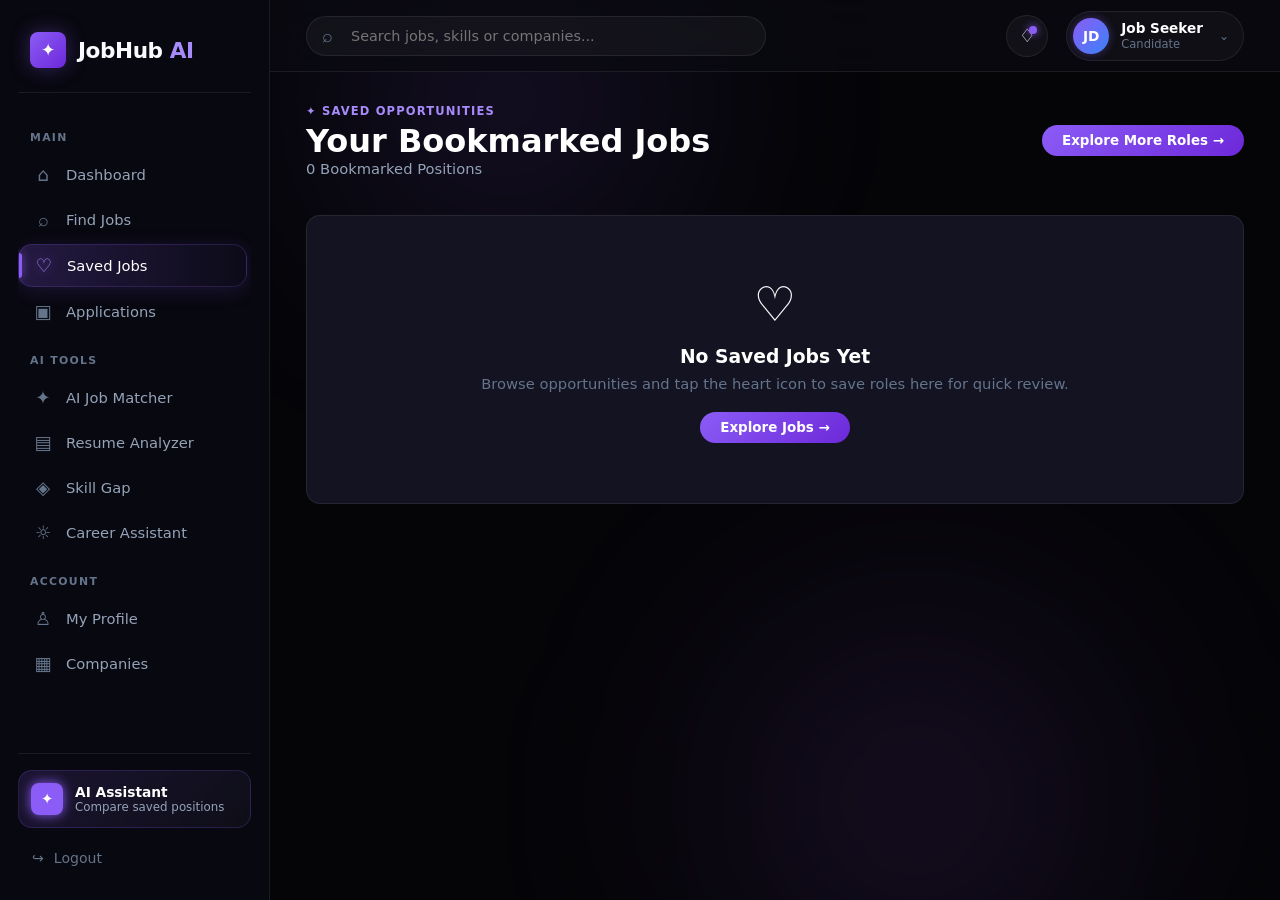
<file: FrontEnd/pages/saved-jobs.html>
<!DOCTYPE html>
<html lang="en">

<head>
    <meta charset="UTF-8">
    <meta name="viewport" content="width=device-width, initial-scale=1.0">
    <title>Saved Jobs | JobHub AI</title>
    <link rel="stylesheet" href="../css/dashboard.css">
    <link rel="stylesheet" href="../css/job.css">
</head>

<body>
    <!-- SIDEBAR -->
    <aside class="sidebar">
        <div class="logo">
            <span class="logo-icon">✦</span>
            <span>JobHub <b>AI</b></span>
        </div>

        <nav class="sidebar-nav">
            <p class="nav-title">MAIN</p>
            <a href="dashboard.html" class="nav-item">
                <span>⌂</span>
                Dashboard
            </a>
            <a href="job.html" class="nav-item">
                <span>⌕</span>
                Find Jobs
            </a>
            <a href="saved-jobs.html" class="nav-item active">
                <span>♡</span>
                Saved Jobs
            </a>
            <a href="application.html" class="nav-item">
                <span>▣</span>
                Applications
            </a>

            <p class="nav-title">AI TOOLS</p>
            <a href="ai-matcher.html" class="nav-item">
                <span>✦</span>
                AI Job Matcher
            </a>
            <a href="resume-analyzer.html" class="nav-item">
                <span>▤</span>
                Resume Analyzer
            </a>
            <a href="skill-gap.html" class="nav-item">
                <span>◈</span>
                Skill Gap
            </a>
            <a href="career-assistant.html" class="nav-item">
                <span>☼</span>
                Career Assistant
            </a>

            <p class="nav-title">ACCOUNT</p>
            <a href="profile.html" class="nav-item">
                <span>♙</span>
                My Profile
            </a>
            <a href="companies.html" class="nav-item">
                <span>▦</span>
                Companies
            </a>
        </nav>

        <div class="sidebar-bottom">
            <div class="ai-mini-card" onclick="window.location.href='career-assistant.html'">
                <div class="ai-mini-icon">✦</div>
                <div>
                    <strong>AI Assistant</strong>
                    <p>Compare saved positions</p>
                </div>
            </div>
            <a href="login.html" class="logout-btn">
                <span>↪</span>
                Logout
            </a>
        </div>
    </aside>

    <!-- MAIN CONTENT -->
    <main class="main-content">
        <!-- TOPBAR -->
        <header class="topbar">
            <div class="mobile-logo">✦ JobHub <b>AI</b></div>
            <div class="topbar-search">
                <span>⌕</span>
                <input type="text" id="dashboardSearch" placeholder="Search jobs, skills or companies...">
            </div>
            <div class="topbar-right">
                <button class="notification-btn" id="notificationBtn">
                    ♢
                    <span class="notification-dot"></span>
                </button>
                <div class="profile-mini" id="profileMenu">
                    <div class="avatar">JD</div>
                    <div class="profile-mini-info">
                        <strong>Job Seeker</strong>
                        <span>Candidate</span>
                    </div>
                    <span class="profile-arrow">⌄</span>
                </div>
            </div>
        </header>

        <!-- PAGE CONTENT -->
        <div class="page-container">
            <div style="display:flex; justify-content:space-between; align-items:center; flex-wrap:wrap; gap:16px;">
                <div>
                    <span class="card-kicker">✦ SAVED OPPORTUNITIES</span>
                    <h1 style="font-size:2rem; font-weight:800; color:#fff;">Your Bookmarked Jobs</h1>
                    <p style="color:var(--text-secondary); font-size:0.92rem;" id="savedCount">Positions you have saved for later review and application</p>
                </div>
                <a href="job.html" class="apply-btn">Explore More Roles →</a>
            </div>

            <!-- SAVED JOBS GRID -->
            <div class="jobs-cards-grid" id="savedJobsContainer" style="margin-top:10px;"></div>
        </div>
    </main>

    <script src="../js/dashboard.js"></script>
    <script src="../js/jobs.js"></script>
</body>

</html>
</file>
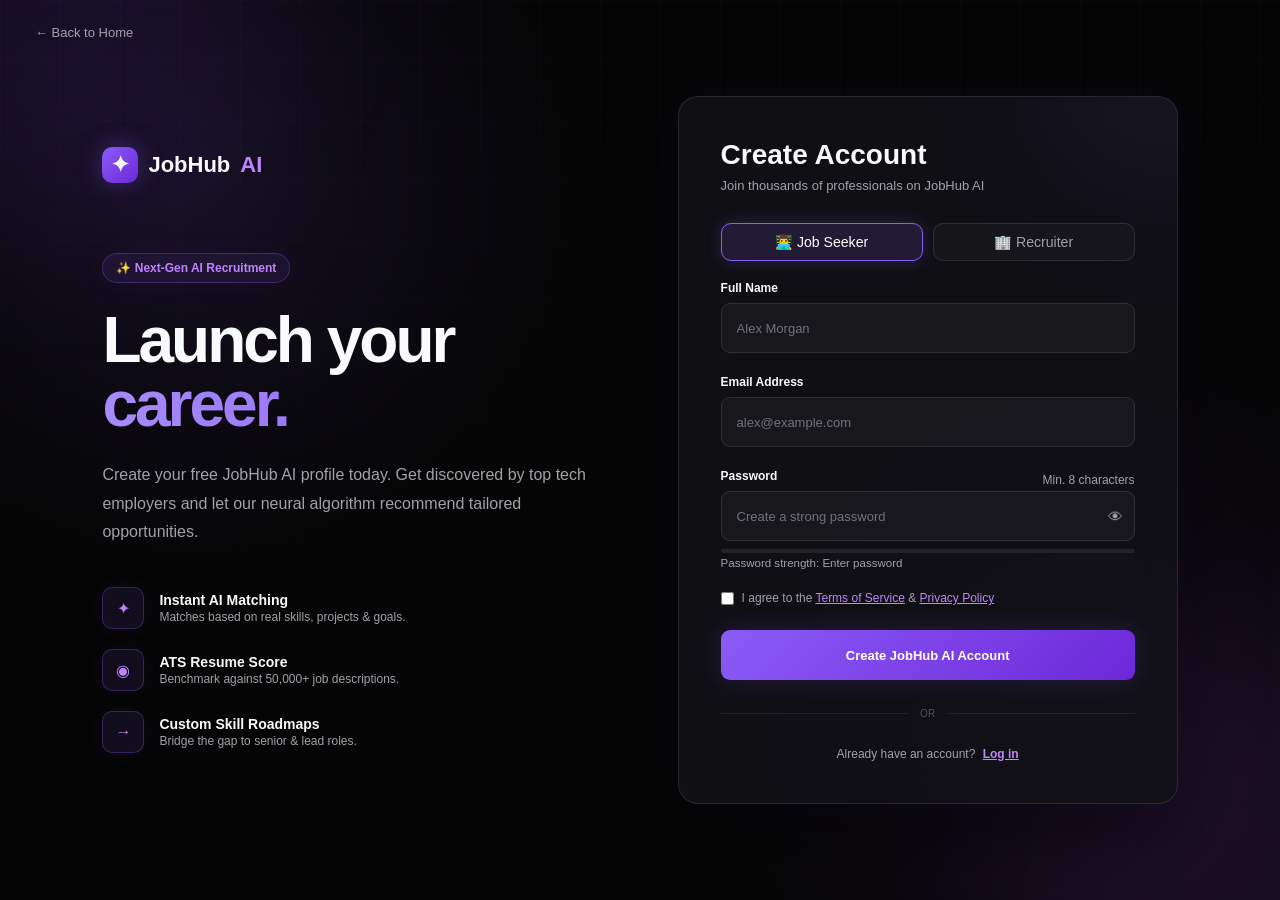
<file: FrontEnd/pages/signup.html>
<!DOCTYPE html>
<html lang="en">

<head>
    <meta charset="UTF-8">
    <meta name="viewport" content="width=device-width, initial-scale=1.0">
    <title>Sign Up | JobHub AI</title>
    <link rel="stylesheet" href="../css/auth.css">
    <style>
        .role-selector {
            display: grid;
            grid-template-columns: 1fr 1fr;
            gap: 10px;
            margin-bottom: 20px;
        }
        .role-option {
            background: rgba(255, 255, 255, 0.03);
            border: 1px solid var(--border);
            border-radius: 10px;
            padding: 10px;
            text-align: center;
            cursor: pointer;
            transition: all 0.3s ease;
            font-size: 0.88rem;
            color: var(--muted);
        }
        .role-option.active {
            border-color: var(--primary);
            background: rgba(139, 92, 246, 0.15);
            color: #fff;
            box-shadow: 0 0 15px rgba(139, 92, 246, 0.25);
        }
        .password-strength-bar {
            height: 4px;
            width: 100%;
            background: rgba(255, 255, 255, 0.08);
            border-radius: 4px;
            margin-top: 8px;
            overflow: hidden;
            position: relative;
        }
        .password-strength-fill {
            height: 100%;
            width: 0%;
            transition: width 0.3s ease, background-color 0.3s ease;
            background-color: #ef4444;
        }
        .strength-text {
            font-size: 0.72rem;
            color: var(--muted);
            margin-top: 4px;
            display: block;
        }
    </style>
</head>

<body>
    <!-- Background Moving Orbs -->
    <div class="auth-background">
        <div class="auth-orb orb-one"></div>
        <div class="auth-orb orb-two"></div>
    </div>

    <!-- Back to Home -->
    <a href="../index.html" class="back-home">
        ← Back to Home
    </a>

    <!-- Container -->
    <main class="auth-container">
        <!-- Left Side -->
        <section class="auth-info">
            <div class="auth-logo">
                <span>✦</span>
                JobHub <b>AI</b>
            </div>

            <div class="auth-info-content">
                <div class="ai-mini-badge">
                    ✨ Next-Gen AI Recruitment
                </div>

                <h1>
                    Launch your
                    <span>career.</span>
                </h1>

                <p>
                    Create your free JobHub AI profile today. Get discovered by top tech employers and let our neural algorithm recommend tailored opportunities.
                </p>

                <div class="auth-features">
                    <div class="auth-feature">
                        <span>✦</span>
                        <div>
                            <strong>Instant AI Matching</strong>
                            <p>Matches based on real skills, projects & goals.</p>
                        </div>
                    </div>

                    <div class="auth-feature">
                        <span>◉</span>
                        <div>
                            <strong>ATS Resume Score</strong>
                            <p>Benchmark against 50,000+ job descriptions.</p>
                        </div>
                    </div>

                    <div class="auth-feature">
                        <span>→</span>
                        <div>
                            <strong>Custom Skill Roadmaps</strong>
                            <p>Bridge the gap to senior & lead roles.</p>
                        </div>
                    </div>
                </div>
            </div>
        </section>

        <!-- Right Side Signup Card -->
        <section class="auth-card">
            <div class="auth-card-header">
                <h2>Create Account</h2>
                <p>Join thousands of professionals on JobHub AI</p>
            </div>

            <form id="signupForm" novalidate>
                <!-- Role Selection -->
                <div class="role-selector" id="roleSelector">
                    <div class="role-option active" data-role="seeker">
                        👨‍💻 Job Seeker
                    </div>
                    <div class="role-option" data-role="recruiter">
                        🏢 Recruiter
                    </div>
                </div>

                <!-- Full Name -->
                <div class="form-group">
                    <label for="signupName">Full Name</label>
                    <input
                        type="text"
                        id="signupName"
                        placeholder="Alex Morgan"
                        required
                    >
                </div>

                <!-- Email -->
                <div class="form-group">
                    <label for="signupEmail">Email Address</label>
                    <input
                        type="email"
                        id="signupEmail"
                        placeholder="alex@example.com"
                        required
                    >
                </div>

                <!-- Password -->
                <div class="form-group">
                    <div class="password-label">
                        <label for="signupPassword">Password</label>
                        <span style="font-size: 0.75rem; color: var(--muted);">Min. 8 characters</span>
                    </div>

                    <div class="password-wrapper">
                        <input
                            type="password"
                            id="signupPassword"
                            placeholder="Create a strong password"
                            required
                        >
                        <button
                            type="button"
                            class="password-toggle"
                            id="toggleSignupPassword"
                        >
                            👁
                        </button>
                    </div>

                    <div class="password-strength-bar">
                        <div class="password-strength-fill" id="strengthFill"></div>
                    </div>
                    <span class="strength-text" id="strengthText">Password strength: Enter password</span>
                </div>

                <!-- Agree Terms -->
                <div class="remember-row">
                    <label>
                        <input type="checkbox" id="agreeTerms" required>
                        <span>I agree to the <a href="#" style="color:var(--primary-light);">Terms of Service</a> & <a href="#" style="color:var(--primary-light);">Privacy Policy</a></span>
                    </label>
                </div>

                <!-- Submit Button -->
                <button type="submit" class="auth-submit">
                    Create JobHub AI Account
                </button>
            </form>

            <div class="auth-divider">
                <span>OR</span>
            </div>

            <div class="auth-switch">
                <span>Already have an account?</span>
                <a href="login.html">Log in</a>
            </div>
        </section>
    </main>

    <script src="../js/auth.js"></script>
</body>

</html>
</file>
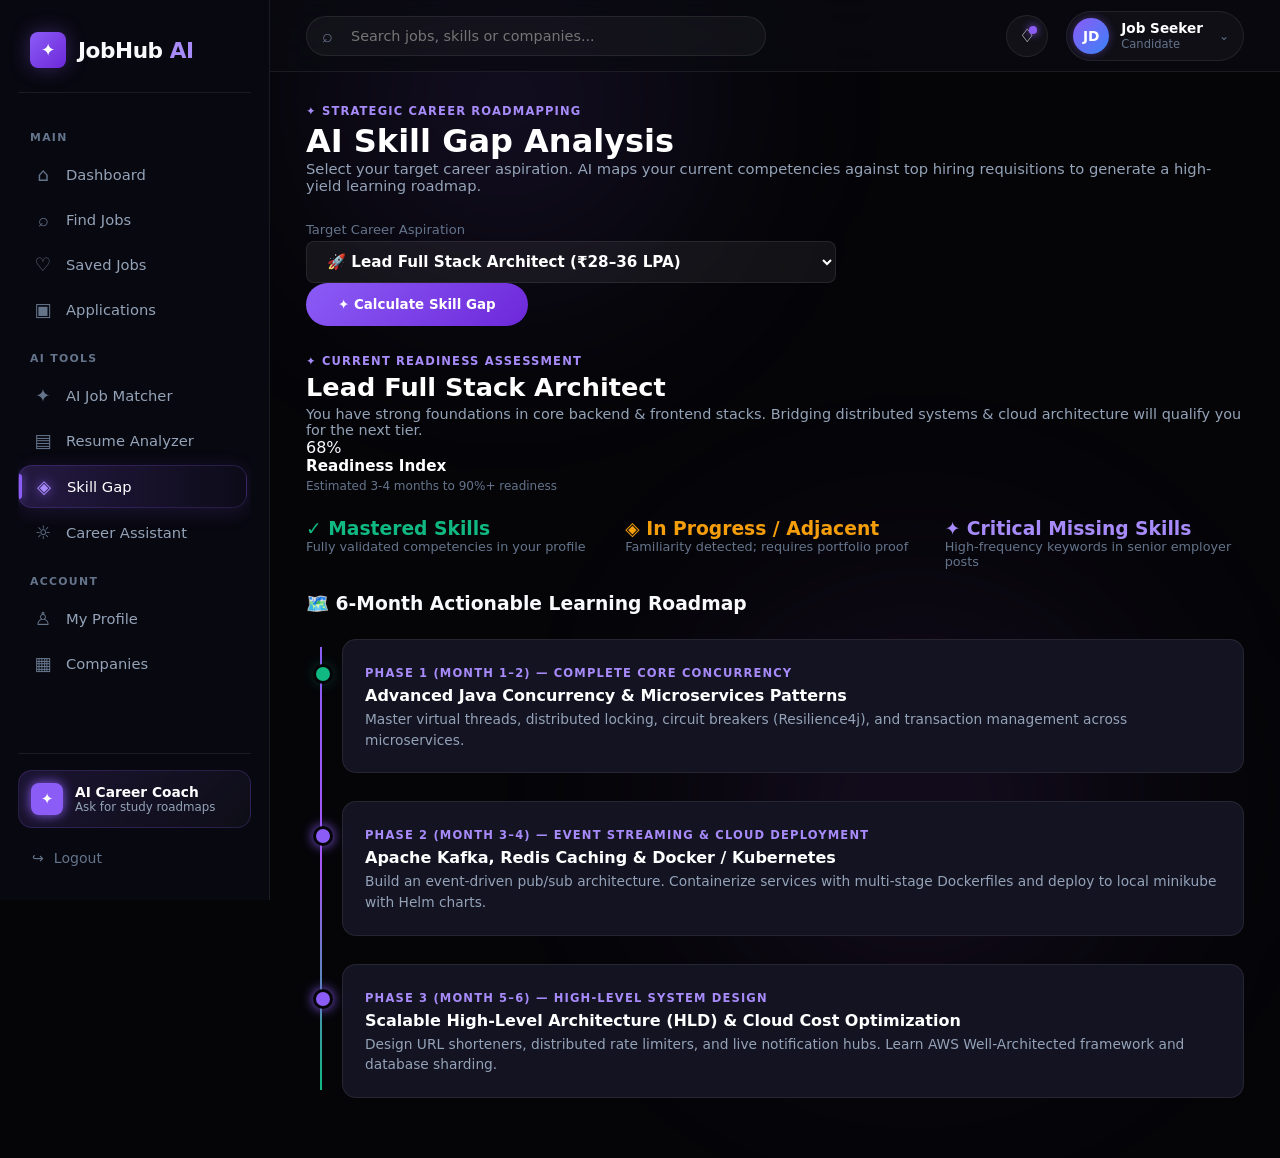
<file: FrontEnd/pages/skill-gap.html>
<!DOCTYPE html>
<html lang="en">

<head>
    <meta charset="UTF-8">
    <meta name="viewport" content="width=device-width, initial-scale=1.0">
    <title>Skill Gap Analysis | JobHub AI</title>
    <link rel="stylesheet" href="../css/dashboard.css">
    <link rel="stylesheet" href="../css/job.css">
    <link rel="stylesheet" href="../css/ai.css">
</head>

<body>
    <!-- SIDEBAR -->
    <aside class="sidebar">
        <div class="logo">
            <span class="logo-icon">✦</span>
            <span>JobHub <b>AI</b></span>
        </div>

        <nav class="sidebar-nav">
            <p class="nav-title">MAIN</p>
            <a href="dashboard.html" class="nav-item">
                <span>⌂</span>
                Dashboard
            </a>
            <a href="job.html" class="nav-item">
                <span>⌕</span>
                Find Jobs
            </a>
            <a href="saved-jobs.html" class="nav-item">
                <span>♡</span>
                Saved Jobs
            </a>
            <a href="application.html" class="nav-item">
                <span>▣</span>
                Applications
            </a>

            <p class="nav-title">AI TOOLS</p>
            <a href="ai-matcher.html" class="nav-item">
                <span>✦</span>
                AI Job Matcher
            </a>
            <a href="resume-analyzer.html" class="nav-item">
                <span>▤</span>
                Resume Analyzer
            </a>
            <a href="skill-gap.html" class="nav-item active">
                <span>◈</span>
                Skill Gap
            </a>
            <a href="career-assistant.html" class="nav-item">
                <span>☼</span>
                Career Assistant
            </a>

            <p class="nav-title">ACCOUNT</p>
            <a href="profile.html" class="nav-item">
                <span>♙</span>
                My Profile
            </a>
            <a href="companies.html" class="nav-item">
                <span>▦</span>
                Companies
            </a>
        </nav>

        <div class="sidebar-bottom">
            <div class="ai-mini-card" onclick="window.location.href='career-assistant.html'">
                <div class="ai-mini-icon">✦</div>
                <div>
                    <strong>AI Career Coach</strong>
                    <p>Ask for study roadmaps</p>
                </div>
            </div>
            <a href="login.html" class="logout-btn">
                <span>↪</span>
                Logout
            </a>
        </div>
    </aside>

    <!-- MAIN CONTENT -->
    <main class="main-content">
        <!-- TOPBAR -->
        <header class="topbar">
            <div class="mobile-logo">✦ JobHub <b>AI</b></div>
            <div class="topbar-search">
                <span>⌕</span>
                <input type="text" id="dashboardSearch" placeholder="Search jobs, skills or companies...">
            </div>
            <div class="topbar-right">
                <button class="notification-btn" id="notificationBtn">
                    ♢
                    <span class="notification-dot"></span>
                </button>
                <div class="profile-mini" id="profileMenu">
                    <div class="avatar">JD</div>
                    <div class="profile-mini-info">
                        <strong>Job Seeker</strong>
                        <span>Candidate</span>
                    </div>
                    <span class="profile-arrow">⌄</span>
                </div>
            </div>
        </header>

        <!-- PAGE CONTENT -->
        <div class="page-container">
            <div>
                <span class="card-kicker">✦ STRATEGIC CAREER ROADMAPPING</span>
                <h1 style="font-size:2rem; font-weight:800; color:#fff;">AI Skill Gap Analysis</h1>
                <p style="color:var(--text-secondary); font-size:0.92rem;">Select your target career aspiration. AI maps your current competencies against top hiring requisitions to generate a high-yield learning roadmap.</p>
            </div>

            <!-- ROLE SELECTOR BAR -->
            <div class="profile-card" style="flex-direction:row; justify-content:space-between; align-items:center; flex-wrap:wrap; gap:16px;">
                <div>
                    <label style="font-size:0.82rem; color:var(--text-muted); display:block; margin-bottom:4px;">Target Career Aspiration</label>
                    <select id="targetCareerRole" style="background:rgba(255,255,255,0.06); border:1px solid var(--border-subtle); border-radius:8px; padding:10px 16px; color:#fff; font-size:0.95rem; font-weight:600; cursor:pointer;">
                        <option value="fullstack-lead">🚀 Lead Full Stack Architect (₹28–36 LPA)</option>
                        <option value="ai-engineer">🧠 Senior AI & Machine Learning Engineer (₹32–45 LPA)</option>
                        <option value="cloud-devops">☁️ Principal Cloud DevOps Engineer (₹26–35 LPA)</option>
                    </select>
                </div>
                <button class="apply-btn" id="btnRunSkillGap" style="padding:14px 32px;">
                    ✦ Calculate Skill Gap
                </button>
            </div>

            <!-- RESULTS SECTION -->
            <div id="skillGapResults" style="display:flex; flex-direction:column; gap:24px;">
                <!-- HERO SUMMARY -->
                <div class="profile-hero">
                    <div>
                        <span class="card-kicker">✦ CURRENT READINESS ASSESSMENT</span>
                        <h2 style="font-size:1.6rem; color:#fff; margin-bottom:4px;" id="gapTargetTitle">Lead Full Stack Architect</h2>
                        <p style="color:var(--text-secondary); font-size:0.9rem;">You have strong foundations in core backend & frontend stacks. Bridging distributed systems & cloud architecture will qualify you for the next tier.</p>
                    </div>
                    <div class="profile-strength-box">
                        <div class="strength-dial" style="--percent: 68;">
                            <div class="strength-dial-inner" id="gapScorePct">68%</div>
                        </div>
                        <div>
                            <strong style="color:#fff; font-size:0.95rem; display:block;">Readiness Index</strong>
                            <span style="color:var(--text-muted); font-size:0.75rem;">Estimated 3-4 months to 90%+ readiness</span>
                        </div>
                    </div>
                </div>

                <!-- 3 CATEGORY SKILLS GRID -->
                <div style="display:grid; grid-template-columns: repeat(auto-fit, minmax(280px, 1fr)); gap:20px;">
                    <!-- Mastered -->
                    <div class="profile-card">
                        <h3 style="color:var(--success);"><span>✓</span> Mastered Skills</h3>
                        <p style="font-size:0.8rem; color:var(--text-muted);">Fully validated competencies in your profile</p>
                        <div class="card-skills-row" id="gapMasteredList"></div>
                    </div>

                    <!-- In Progress -->
                    <div class="profile-card">
                        <h3 style="color:var(--warning);"><span>◈</span> In Progress / Adjacent</h3>
                        <p style="font-size:0.8rem; color:var(--text-muted);">Familiarity detected; requires portfolio proof</p>
                        <div class="card-skills-row" id="gapInProgressList"></div>
                    </div>

                    <!-- Missing -->
                    <div class="profile-card">
                        <h3 style="color:var(--primary-light);"><span>✦</span> Critical Missing Skills</h3>
                        <p style="font-size:0.8rem; color:var(--text-muted);">High-frequency keywords in senior employer posts</p>
                        <div class="card-skills-row" id="gapMissingList"></div>
                    </div>
                </div>

                <!-- 6-MONTH AI LEARNING ROADMAP -->
                <div class="profile-card">
                    <h3><span>🗺️</span> 6-Month Actionable Learning Roadmap</h3>
                    <div class="roadmap-timeline">
                        <div class="roadmap-step-card completed">
                            <span class="step-phase-tag">PHASE 1 (MONTH 1–2) — COMPLETE CORE CONCURRENCY</span>
                            <h4 style="color:#fff; margin-bottom:4px;">Advanced Java Concurrency & Microservices Patterns</h4>
                            <p style="color:var(--text-secondary); font-size:0.86rem; line-height:1.5;">
                                Master virtual threads, distributed locking, circuit breakers (Resilience4j), and transaction management across microservices.
                            </p>
                        </div>

                        <div class="roadmap-step-card">
                            <span class="step-phase-tag">PHASE 2 (MONTH 3–4) — EVENT STREAMING & CLOUD DEPLOYMENT</span>
                            <h4 style="color:#fff; margin-bottom:4px;">Apache Kafka, Redis Caching & Docker / Kubernetes</h4>
                            <p style="color:var(--text-secondary); font-size:0.86rem; line-height:1.5;">
                                Build an event-driven pub/sub architecture. Containerize services with multi-stage Dockerfiles and deploy to local minikube with Helm charts.
                            </p>
                        </div>

                        <div class="roadmap-step-card">
                            <span class="step-phase-tag">PHASE 3 (MONTH 5–6) — HIGH-LEVEL SYSTEM DESIGN</span>
                            <h4 style="color:#fff; margin-bottom:4px;">Scalable High-Level Architecture (HLD) & Cloud Cost Optimization</h4>
                            <p style="color:var(--text-secondary); font-size:0.86rem; line-height:1.5;">
                                Design URL shorteners, distributed rate limiters, and live notification hubs. Learn AWS Well-Architected framework and database sharding.
                            </p>
                        </div>
                    </div>
                </div>
            </div>
        </div>
    </main>

    <script src="../js/dashboard.js"></script>
    <script src="../js/ai.js"></script>
</body>

</html>
</file>
<file: FrontEnd/css/style.css>
/* =========================================================
   JOBHUB AI
   Purple + Black + White AI Theme
   ========================================================= */


/* =========================================================
   GLOBAL
   ========================================================= */

* {
    margin: 0;
    padding: 0;
    box-sizing: border-box;
}

:root {
    --primary: #8b5cf6;
    --primary-dark: #6d28d9;
    --primary-light: #a78bfa;
    --purple-glow: #7c3aed;

    --black: #050505;
    --dark: #0a0a0f;
    --dark-card: #101017;
    --dark-card-2: #15151f;

    --text: #f8fafc;
    --muted: #a1a1aa;
    --muted-light: #d4d4d8;

    --border: rgba(139, 92, 246, 0.22);
    --border-light: rgba(255, 255, 255, 0.10);

    --white: #ffffff;
    --success: #4ade80;
}


/* =========================================================
   BODY
   ========================================================= */

html {
    scroll-behavior: smooth;
}

body {
    font-family: Arial, Helvetica, sans-serif;
    background: var(--black);
    color: var(--text);
    line-height: 1.6;
    overflow-x: hidden;
    position: relative;
}


/* Moving purple glow in the background */

body::before {
    content: "";
    position: fixed;
    width: 500px;
    height: 500px;
    border-radius: 50%;

    background: radial-gradient(
        circle,
        rgba(124, 58, 237, 0.22) 0%,
        rgba(124, 58, 237, 0.08) 35%,
        transparent 70%
    );

    top: -180px;
    left: -150px;

    pointer-events: none;
    z-index: -2;

    animation: backgroundOrbOne 12s ease-in-out infinite;
}


/* Second moving purple glow */

body::after {
    content: "";
    position: fixed;
    width: 550px;
    height: 550px;
    border-radius: 50%;

    background: radial-gradient(
        circle,
        rgba(168, 85, 247, 0.16) 0%,
        rgba(139, 92, 246, 0.06) 35%,
        transparent 70%
    );

    right: -220px;
    bottom: -200px;

    pointer-events: none;
    z-index: -2;

    animation: backgroundOrbTwo 15s ease-in-out infinite;
}


a {
    text-decoration: none;
    color: inherit;
}

button,
input {
    font-family: inherit;
}


/* =========================================================
   BACKGROUND ANIMATIONS
   ========================================================= */

@keyframes backgroundOrbOne {

    0% {
        transform: translate(0, 0) scale(1);
    }

    50% {
        transform: translate(180px, 100px) scale(1.2);
    }

    100% {
        transform: translate(0, 0) scale(1);
    }
}


@keyframes backgroundOrbTwo {

    0% {
        transform: translate(0, 0) scale(1);
    }

    50% {
        transform: translate(-150px, -120px) scale(1.15);
    }

    100% {
        transform: translate(0, 0) scale(1);
    }
}


@keyframes floatCard {

    0% {
        transform: translateY(0);
    }

    50% {
        transform: translateY(-10px);
    }

    100% {
        transform: translateY(0);
    }
}


@keyframes glowPulse {

    0% {
        box-shadow:
            0 0 0 rgba(139, 92, 246, 0);
    }

    50% {
        box-shadow:
            0 0 35px rgba(139, 92, 246, 0.35);
    }

    100% {
        box-shadow:
            0 0 0 rgba(139, 92, 246, 0);
    }
}


@keyframes profileGlow {

    0% {
        box-shadow:
            0 0 30px rgba(139, 92, 246, 0.15);
    }

    50% {
        box-shadow:
            0 0 80px rgba(139, 92, 246, 0.40);
    }

    100% {
        box-shadow:
            0 0 30px rgba(139, 92, 246, 0.15);
    }
}


/* =========================================================
   NAVBAR
   ========================================================= */

.navbar {
    height: 76px;
    padding: 0 7%;

    display: flex;
    align-items: center;
    justify-content: space-between;

    border-bottom: 1px solid var(--border-light);

    background: rgba(5, 5, 5, 0.82);

    backdrop-filter: blur(18px);
    -webkit-backdrop-filter: blur(18px);

    position: relative;
    z-index: 20;
}


.logo {
    display: flex;
    align-items: center;

    gap: 9px;

    font-size: 21px;
    font-weight: 700;

    color: var(--white);
}


.logo b {
    color: var(--primary-light);
}


.logo-icon {
    width: 34px;
    height: 34px;

    border-radius: 10px;

    background: linear-gradient(
        135deg,
        var(--primary),
        var(--primary-dark)
    );

    color: white;

    display: flex;
    align-items: center;
    justify-content: center;

    font-size: 18px;

    box-shadow:
        0 0 20px rgba(139, 92, 246, 0.35);
}


.navbar nav {
    display: flex;
    gap: 35px;
    margin-left: 70px;
}


.navbar nav a {
    color: var(--muted);
    font-size: 14px;
    font-weight: 500;

    transition: 0.25s ease;
}


.navbar nav a:hover {
    color: var(--primary-light);
}


.nav-actions {
    display: flex;
    align-items: center;
    gap: 12px;
}


.login-btn,
.signup-btn {
    padding: 10px 19px;

    border-radius: 8px;

    font-size: 14px;

    cursor: pointer;

    transition: 0.25s ease;
}


.login-btn {
    background: transparent;

    border: 1px solid var(--border-light);

    color: var(--white);
}


.login-btn:hover {
    border-color: var(--primary);
    color: var(--primary-light);

    box-shadow:
        0 0 18px rgba(139, 92, 246, 0.15);
}


.signup-btn {
    border: none;

    background: linear-gradient(
        135deg,
        var(--primary),
        var(--primary-dark)
    );

    color: white;

    font-weight: 600;

    box-shadow:
        0 0 20px rgba(139, 92, 246, 0.25);
}


.signup-btn:hover {
    transform: translateY(-2px);

    box-shadow:
        0 0 30px rgba(139, 92, 246, 0.45);
}


/* =========================================================
   HERO
   ========================================================= */

.hero {
    min-height: 590px;

    padding: 70px 7% 60px;

    display: flex;
    align-items: center;
    justify-content: space-between;

    gap: 60px;

    background:
        radial-gradient(
            circle at 80% 40%,
            rgba(124, 58, 237, 0.15),
            transparent 35%
        ),
        radial-gradient(
            circle at 20% 20%,
            rgba(168, 85, 247, 0.07),
            transparent 30%
        ),
        #050505;

    position: relative;

    overflow: hidden;
}


/* Subtle moving light behind hero */

.hero::before {
    content: "";

    position: absolute;

    width: 450px;
    height: 450px;

    border-radius: 50%;

    background:
        radial-gradient(
            circle,
            rgba(139, 92, 246, 0.14),
            transparent 68%
        );

    right: 12%;
    top: 5%;

    pointer-events: none;

    animation:
        heroGlow 10s ease-in-out infinite;
}


.hero::after {
    content: "";

    position: absolute;

    width: 100%;
    height: 100%;

    top: 0;
    left: 0;

    background-image:
        linear-gradient(
            rgba(139, 92, 246, 0.035) 1px,
            transparent 1px
        ),
        linear-gradient(
            90deg,
            rgba(139, 92, 246, 0.035) 1px,
            transparent 1px
        );

    background-size: 60px 60px;

    mask-image:
        linear-gradient(
            to bottom,
            black,
            transparent
        );

    pointer-events: none;
}


@keyframes heroGlow {

    0% {
        transform: translate(0, 0);
    }

    50% {
        transform: translate(-80px, 50px);
    }

    100% {
        transform: translate(0, 0);
    }
}


.hero-content {
    max-width: 650px;

    position: relative;
    z-index: 2;
}


.ai-badge {
    display: inline-flex;

    align-items: center;

    gap: 7px;

    padding: 7px 13px;

    border-radius: 30px;

    background:
        rgba(139, 92, 246, 0.10);

    border:
        1px solid rgba(139, 92, 246, 0.30);

    color: var(--primary-light);

    font-size: 13px;
    font-weight: 600;

    margin-bottom: 22px;

    box-shadow:
        0 0 25px rgba(139, 92, 246, 0.10);

    animation: glowPulse 4s ease-in-out infinite;
}


.hero h1 {
    font-size: clamp(48px, 5vw, 70px);

    line-height: 1.05;

    letter-spacing: -2.5px;

    margin-bottom: 24px;

    color: var(--white);
}


.hero h1 span {
    background:
        linear-gradient(
            90deg,
            #a78bfa,
            #8b5cf6,
            #c084fc
        );

    -webkit-background-clip: text;
    -webkit-text-fill-color: transparent;

    background-size: 200% auto;

    animation: gradientText 5s linear infinite;
}


@keyframes gradientText {

    0% {
        background-position: 0% center;
    }

    100% {
        background-position: 200% center;
    }
}


.hero-content > p {
    max-width: 560px;

    color: var(--muted);

    font-size: 17px;

    line-height: 1.7;

    margin-bottom: 32px;
}


/* =========================================================
   SEARCH BOX
   ========================================================= */

.search-box {
    display: flex;

    align-items: center;

    width: 100%;
    max-width: 650px;

    min-height: 75px;

    padding: 9px;

    background:
        rgba(17, 17, 23, 0.88);

    border:
        1px solid rgba(139, 92, 246, 0.30);

    border-radius: 12px;

    box-shadow:
        0 15px 50px rgba(0, 0, 0, 0.45),
        0 0 35px rgba(139, 92, 246, 0.08);

    backdrop-filter: blur(15px);

    transition: 0.3s ease;

    position: relative;
    z-index: 5;
}


.search-box:focus-within {
    border-color: var(--primary);

    box-shadow:
        0 15px 50px rgba(0, 0, 0, 0.5),
        0 0 35px rgba(139, 92, 246, 0.20);
}


.search-field {
    flex: 1;

    display: flex;

    align-items: center;

    gap: 11px;

    padding: 0 16px;
}


.search-field > span {
    font-size: 25px;

    color: var(--primary-light);

    text-shadow:
        0 0 12px rgba(139, 92, 246, 0.5);
}


.search-field small {
    display: block;

    font-size: 10px;

    color: var(--muted);

    font-weight: 700;

    letter-spacing: 1px;
}


.search-field input {
    width: 100%;

    border: none;

    outline: none;

    color: var(--white);

    background: transparent;

    font-size: 14px;

    margin-top: 2px;
}


.search-field input::placeholder {
    color: #71717a;
}


.search-divider {
    width: 1px;

    height: 38px;

    background:
        rgba(255, 255, 255, 0.10);
}


.search-btn {
    border: none;

    border-radius: 9px;

    padding: 15px 23px;

    background:
        linear-gradient(
            135deg,
            var(--primary),
            var(--primary-dark)
        );

    color: white;

    font-weight: 600;

    cursor: pointer;

    transition: 0.25s ease;

    box-shadow:
        0 0 20px rgba(139, 92, 246, 0.20);
}


.search-btn:hover {
    transform: translateY(-2px);

    box-shadow:
        0 0 30px rgba(139, 92, 246, 0.45);
}


/* =========================================================
   POPULAR SEARCHES
   ========================================================= */

.popular-searches {
    margin-top: 17px;

    display: flex;

    align-items: center;

    flex-wrap: wrap;

    gap: 14px;

    font-size: 12px;
}


.popular-searches span {
    color: var(--muted);
}


.popular-searches a {
    color: var(--primary-light);

    font-weight: 500;

    transition: 0.2s ease;
}


.popular-searches a:hover {
    color: var(--white);

    text-decoration: none;

    text-shadow:
        0 0 12px rgba(139, 92, 246, 0.5);
}


/* =========================================================
   HERO VISUAL
   ========================================================= */

.hero-visual {
    width: 440px;
    height: 420px;

    position: relative;

    flex-shrink: 0;

    z-index: 2;
}


.profile-circle {
    position: absolute;

    width: 310px;
    height: 310px;

    border-radius: 50%;

    background:
        radial-gradient(
            circle at 35% 30%,
            rgba(192, 132, 252, 0.35),
            rgba(76, 29, 149, 0.25),
            rgba(17, 17, 23, 0.5)
        );

    border:
        1px solid rgba(168, 85, 247, 0.35);

    left: 65px;
    top: 50px;

    display: flex;

    align-items: center;
    justify-content: center;

    animation:
        profileGlow 5s ease-in-out infinite;
}


.profile-placeholder {
    width: 260px;
    height: 260px;

    border-radius: 50%;

    background:
        linear-gradient(
            145deg,
            #1e1b2e,
            #09090b
        );

    border:
        1px solid rgba(167, 139, 250, 0.25);

    display: flex;

    align-items: center;
    justify-content: center;

    font-size: 105px;

    box-shadow:
        inset 0 0 40px rgba(139, 92, 246, 0.10);
}


/* =========================================================
   FLOATING CARDS
   ========================================================= */

.floating-card {
    position: absolute;

    background:
        rgba(16, 16, 23, 0.92);

    border:
        1px solid rgba(139, 92, 246, 0.25);

    border-radius: 12px;

    box-shadow:
        0 20px 45px rgba(0, 0, 0, 0.45),
        0 0 25px rgba(139, 92, 246, 0.08);

    z-index: 2;

    backdrop-filter: blur(12px);
}


.match-card {
    width: 210px;

    padding: 17px;

    top: 20px;
    right: 0;

    animation:
        floatCard 4s ease-in-out infinite;
}


.match-header {
    display: flex;

    justify-content: space-between;

    align-items: center;

    font-size: 13px;

    color: var(--white);
}


.match-header strong {
    color: var(--success);

    font-size: 18px;

    text-shadow:
        0 0 10px rgba(74, 222, 128, 0.3);
}


.match-bar {
    width: 100%;

    height: 6px;

    background: #27272a;

    border-radius: 20px;

    margin: 10px 0;

    overflow: hidden;
}


.match-bar div {
    width: 94%;

    height: 100%;

    background:
        linear-gradient(
            90deg,
            var(--primary),
            #c084fc
        );

    box-shadow:
        0 0 12px rgba(139, 92, 246, 0.6);
}


.match-card p {
    color: var(--muted);

    font-size: 11px;
}


.job-card {
    bottom: 35px;

    left: 0;

    width: 285px;

    padding: 15px;

    display: flex;

    align-items: center;

    gap: 12px;

    animation:
        floatCard 5s ease-in-out infinite reverse;
}


.company-logo {
    width: 42px;
    height: 42px;

    border-radius: 10px;

    background: #18181b;

    color: white;

    display: flex;

    align-items: center;
    justify-content: center;

    font-weight: 700;

    flex-shrink: 0;
}


.job-card h4 {
    font-size: 13px;

    margin-bottom: 2px;

    color: var(--white);
}


.job-card p {
    font-size: 11px;

    color: var(--muted);
}


.bookmark {
    margin-left: auto;

    font-size: 22px;

    color: var(--muted);

    cursor: pointer;

    transition: 0.25s;
}


.bookmark:hover {
    color: var(--primary-light);

    transform: scale(1.15);
}


/* =========================================================
   FEATURES
   ========================================================= */

.features {
    padding: 32px 7%;

    display: grid;

    grid-template-columns: repeat(3, 1fr);

    gap: 30px;

    border-top:
        1px solid var(--border-light);

    border-bottom:
        1px solid var(--border-light);

    background:
        rgba(10, 10, 15, 0.90);

    position: relative;
}


.feature {
    display: flex;

    align-items: center;

    gap: 15px;

    padding: 12px;

    border-radius: 12px;

    transition: 0.3s ease;
}


.feature:hover {
    background:
        rgba(139, 92, 246, 0.06);

    transform: translateY(-3px);
}


.feature-icon {
    width: 45px;
    height: 45px;

    border-radius: 10px;

    background:
        rgba(139, 92, 246, 0.12);

    border:
        1px solid rgba(139, 92, 246, 0.22);

    color: var(--primary-light);

    display: flex;

    align-items: center;
    justify-content: center;

    font-size: 20px;

    flex-shrink: 0;

    box-shadow:
        0 0 20px rgba(139, 92, 246, 0.08);
}


.feature h3 {
    font-size: 14px;

    margin-bottom: 3px;

    color: var(--white);
}


.feature p {
    color: var(--muted);

    font-size: 12px;
}


/* =========================================================
   FEATURED JOBS
   ========================================================= */

.jobs-section {
    padding: 80px 7%;

    background:
        linear-gradient(
            180deg,
            #08080d,
            #050505
        );

    position: relative;
}


.section-heading {
    display: flex;

    align-items: flex-end;

    justify-content: space-between;

    margin-bottom: 30px;
}


.section-label {
    font-size: 11px;

    color: var(--primary-light);

    font-weight: 700;

    letter-spacing: 1.5px;
}


.section-heading h2 {
    font-size: 31px;

    margin-top: 4px;

    color: var(--white);
}


.section-heading > a {
    color: var(--primary-light);

    font-size: 13px;

    font-weight: 600;

    transition: 0.2s;
}


.section-heading > a:hover {
    color: white;

    text-shadow:
        0 0 12px rgba(139, 92, 246, 0.5);
}


.jobs-grid {
    display: grid;

    grid-template-columns: repeat(3, 1fr);

    gap: 20px;
}


.job-card-item {
    background:
        linear-gradient(
            145deg,
            rgba(22, 22, 31, 0.95),
            rgba(10, 10, 15, 0.95)
        );

    padding: 24px;

    border:
        1px solid var(--border-light);

    border-radius: 13px;

    transition: 0.3s ease;

    position: relative;

    overflow: hidden;
}


/* Purple shine on cards */

.job-card-item::before {
    content: "";

    position: absolute;

    width: 120px;
    height: 120px;

    border-radius: 50%;

    background:
        rgba(139, 92, 246, 0.08);

    filter: blur(35px);

    top: -60px;
    right: -60px;

    pointer-events: none;
}


.job-card-item:hover {
    transform: translateY(-7px);

    border-color:
        rgba(139, 92, 246, 0.40);

    box-shadow:
        0 20px 45px rgba(0, 0, 0, 0.45),
        0 0 30px rgba(139, 92, 246, 0.08);
}


.job-top {
    display: flex;

    justify-content: space-between;

    align-items: center;

    margin-bottom: 20px;
}


.heart {
    color: var(--muted);

    font-size: 22px;

    cursor: pointer;

    transition: 0.25s;
}


.heart:hover {
    color: #c084fc;

    transform: scale(1.15);
}


.job-card-item h3 {
    font-size: 17px;

    margin-bottom: 5px;

    color: var(--white);
}


.company {
    color: var(--muted);

    font-size: 13px;
}


.job-tags {
    display: flex;

    gap: 7px;

    margin: 20px 0;
}


.job-tags span {
    background:
        rgba(139, 92, 246, 0.10);

    border:
        1px solid rgba(139, 92, 246, 0.16);

    color: var(--muted-light);

    padding: 5px 9px;

    border-radius: 5px;

    font-size: 10px;

    font-weight: 600;
}


.job-bottom {
    display: flex;

    justify-content: space-between;

    align-items: center;

    border-top:
        1px solid var(--border-light);

    padding-top: 15px;
}


.job-bottom strong {
    font-size: 13px;

    color: var(--primary-light);
}


.job-bottom span {
    color: var(--muted);

    font-size: 11px;
}


/* Company logos */

.microsoft {
    background:
        linear-gradient(
            135deg,
            #6366f1,
            #4f46e5
        );
}


.amazon {
    background:
        linear-gradient(
            135deg,
            #27272a,
            #09090b
        );
}


.adobe {
    background:
        linear-gradient(
            135deg,
            #ef4444,
            #991b1b
        );
}


/* =========================================================
   FOOTER
   ========================================================= */

footer {
    padding: 35px 7%;

    display: flex;

    align-items: center;

    justify-content: space-between;

    border-top:
        1px solid var(--border-light);

    background:
        #050505;
}


footer p {
    color: var(--muted);

    font-size: 12px;
}


/* =========================================================
   RESPONSIVE
   ========================================================= */

@media (max-width: 1000px) {

    .hero {
        padding-left: 5%;
        padding-right: 5%;
    }


    .navbar {
        padding-left: 5%;
        padding-right: 5%;
    }


    .hero-visual {
        width: 370px;

        transform: scale(0.9);
    }


    .features,
    .jobs-section {
        padding-left: 5%;
        padding-right: 5%;
    }

}


@media (max-width: 800px) {

    .navbar nav {
        display: none;
    }


    .hero {
        flex-direction: column;

        text-align: center;
    }


    .hero-content {
        max-width: 700px;
    }


    .hero-content > p {
        margin-left: auto;
        margin-right: auto;
    }


    .search-box {
        margin: auto;
    }


    .popular-searches {
        justify-content: center;
    }


    .features {
        grid-template-columns: 1fr;
    }


    .jobs-grid {
        grid-template-columns: 1fr;
    }


    .hero-visual {
        margin-top: 20px;
    }

}


@media (max-width: 550px) {

    .navbar {
        height: 68px;
    }


    .nav-actions .login-btn {
        display: none;
    }


    .hero {
        padding-top: 45px;
    }


    .hero h1 {
        font-size: 43px;

        letter-spacing: -1.5px;
    }


    .search-box {
        flex-direction: column;

        padding: 12px;

        gap: 10px;
    }


    .search-field {
        width: 100%;

        min-height: 45px;
    }


    .search-divider {
        width: 90%;

        height: 1px;
    }


    .search-btn {
        width: 100%;
    }


    .hero-visual {
        width: 340px;

        transform: scale(0.8);

        margin-top: -20px;
    }


    footer {
        flex-direction: column;
        gap: 15px;
        text-align: center;
    }
}

/* =========================================================
   AI SKILL FINDER HERO & REAL-TIME MATCHING SYSTEM
   ========================================================= */

.ai-finder-hero-wrapper {
    width: 100%;
    margin-top: 24px;
}

.ai-skills-finder-card {
    background: linear-gradient(135deg, rgba(139, 92, 246, 0.16) 0%, rgba(16, 16, 28, 0.92) 100%);
    border: 1px solid rgba(139, 92, 246, 0.35);
    border-radius: 20px;
    padding: 28px;
    box-shadow: 0 12px 40px rgba(0, 0, 0, 0.5), 0 0 25px rgba(139, 92, 246, 0.15);
    backdrop-filter: blur(20px);
    -webkit-backdrop-filter: blur(20px);
    display: flex;
    flex-direction: column;
    gap: 20px;
    position: relative;
    overflow: hidden;
}

.ai-skills-finder-card::before {
    content: '';
    position: absolute;
    width: 300px;
    height: 300px;
    border-radius: 50%;
    background: radial-gradient(circle, rgba(168, 85, 247, 0.2), transparent 70%);
    top: -100px;
    right: -100px;
    pointer-events: none;
    animation: pulseOrb 8s ease-in-out infinite alternate;
}

@keyframes pulseOrb {
    from { transform: scale(0.9); opacity: 0.5; }
    to { transform: scale(1.2); opacity: 0.8; }
}

.finder-header-row {
    display: flex;
    justify-content: space-between;
    align-items: center;
    flex-wrap: wrap;
    gap: 12px;
}

.finder-title-group h3 {
    font-size: 1.25rem;
    font-weight: 700;
    color: #fff;
    display: flex;
    align-items: center;
    gap: 8px;
}

.finder-title-group p {
    color: var(--text-secondary);
    font-size: 0.86rem;
    margin-top: 2px;
}

/* Category Filter Tabs */
.skill-category-tabs {
    display: flex;
    gap: 8px;
    overflow-x: auto;
    padding-bottom: 4px;
    scrollbar-width: none;
}

.skill-category-tabs::-webkit-scrollbar {
    display: none;
}

.category-tab-btn {
    background: rgba(255, 255, 255, 0.04);
    border: 1px solid rgba(255, 255, 255, 0.08);
    color: var(--text-secondary);
    padding: 6px 14px;
    border-radius: 9999px;
    font-size: 0.8rem;
    font-weight: 600;
    cursor: pointer;
    transition: all 0.25s ease;
    white-space: nowrap;
}

.category-tab-btn:hover,
.category-tab-btn.active {
    background: rgba(139, 92, 246, 0.22);
    border-color: var(--primary);
    color: #fff;
    box-shadow: 0 0 12px rgba(139, 92, 246, 0.3);
}

/* Skills Menu Grid */
.skills-menu-container {
    display: flex;
    flex-wrap: wrap;
    gap: 8px;
    max-height: 140px;
    overflow-y: auto;
    padding: 10px;
    background: rgba(10, 10, 18, 0.6);
    border: 1px solid rgba(255, 255, 255, 0.06);
    border-radius: 12px;
}

.menu-skill-chip {
    background: rgba(255, 255, 255, 0.04);
    border: 1px solid rgba(139, 92, 246, 0.2);
    color: var(--text-secondary);
    padding: 6px 14px;
    border-radius: 9999px;
    font-size: 0.82rem;
    font-weight: 500;
    cursor: pointer;
    transition: all 0.2s cubic-bezier(0.4, 0, 0.2, 1);
    display: inline-flex;
    align-items: center;
    gap: 6px;
    user-select: none;
}

.menu-skill-chip:hover {
    background: rgba(139, 92, 246, 0.15);
    border-color: var(--primary-light);
    color: #fff;
    transform: translateY(-2px);
    box-shadow: 0 4px 12px rgba(139, 92, 246, 0.25);
}

.menu-skill-chip.selected {
    background: linear-gradient(135deg, var(--primary), var(--primary-dark));
    border-color: var(--primary-light);
    color: #fff;
    box-shadow: 0 0 15px rgba(139, 92, 246, 0.4);
}

/* Selected Skills Tray */
.selected-tray-wrapper {
    display: flex;
    flex-direction: column;
    gap: 8px;
}

.selected-tray-header {
    display: flex;
    justify-content: space-between;
    align-items: center;
    font-size: 0.8rem;
    color: var(--primary-light);
    font-weight: 700;
    letter-spacing: 0.05em;
}

.selected-skills-tray {
    display: flex;
    flex-wrap: wrap;
    align-items: center;
    gap: 8px;
    min-height: 48px;
    padding: 8px 14px;
    background: rgba(255, 255, 255, 0.03);
    border: 1px dashed rgba(139, 92, 246, 0.35);
    border-radius: 12px;
}

.selected-skill-pill {
    background: linear-gradient(135deg, rgba(139, 92, 246, 0.25), rgba(168, 85, 247, 0.18));
    border: 1px solid rgba(139, 92, 246, 0.5);
    color: #fff;
    padding: 5px 12px;
    border-radius: 9999px;
    font-size: 0.8rem;
    font-weight: 600;
    display: inline-flex;
    align-items: center;
    gap: 8px;
    animation: popIn 0.25s ease-out;
}

@keyframes popIn {
    from { opacity: 0; transform: scale(0.8); }
    to { opacity: 1; transform: scale(1); }
}

.selected-skill-pill .remove-skill {
    cursor: pointer;
    font-size: 0.9rem;
    color: var(--text-muted);
    transition: color 0.2s;
}

.selected-skill-pill .remove-skill:hover {
    color: #ef4444;
}

/* Custom Skill Input */
.custom-skill-input-box {
    display: flex;
    align-items: center;
    gap: 6px;
    background: transparent;
    border: none;
    flex: 1;
    min-width: 140px;
}

.custom-skill-input-box input {
    background: transparent;
    border: none;
    color: #fff;
    font-size: 0.84rem;
    outline: none;
    width: 100%;
}

.custom-skill-input-box input::placeholder {
    color: var(--text-muted);
}

/* Preferences & Submit Row */
.finder-controls-row {
    display: flex;
    gap: 12px;
    align-items: center;
    flex-wrap: wrap;
    border-top: 1px solid rgba(255, 255, 255, 0.06);
    padding-top: 16px;
}

.finder-select-group {
    display: flex;
    align-items: center;
    gap: 8px;
    background: rgba(10, 10, 18, 0.7);
    border: 1px solid rgba(255, 255, 255, 0.08);
    padding: 8px 14px;
    border-radius: 10px;
    font-size: 0.82rem;
    color: var(--text-secondary);
}

.finder-select-group select {
    background: transparent;
    border: none;
    color: #fff;
    font-size: 0.82rem;
    outline: none;
    cursor: pointer;
}

.finder-select-group select option {
    background: #11111f;
    color: #fff;
}

.btn-ai-match-jobs {
    margin-left: auto;
    background: linear-gradient(135deg, var(--primary), #a855f7);
    color: #fff;
    border: none;
    padding: 12px 30px;
    border-radius: 9999px;
    font-weight: 700;
    font-size: 0.95rem;
    cursor: pointer;
    transition: all 0.3s cubic-bezier(0.4, 0, 0.2, 1);
    box-shadow: 0 4px 20px var(--primary-glow);
    display: inline-flex;
    align-items: center;
    gap: 10px;
}

.btn-ai-match-jobs:hover {
    transform: translateY(-2px);
    box-shadow: 0 8px 30px rgba(139, 92, 246, 0.6);
}

/* =========================================================
   HOMEPAGE LIVE AI SCANNER OVERLAY & RESULTS
   ========================================================= */

.home-neural-scanner {
    display: none;
    background: rgba(10, 10, 18, 0.9);
    border: 1px solid rgba(139, 92, 246, 0.3);
    border-radius: 16px;
    padding: 24px;
    text-align: center;
    margin-top: 20px;
    animation: fadeIn 0.3s ease-out;
}

.home-radar-box {
    width: 120px;
    height: 120px;
    border-radius: 50%;
    border: 2px dashed rgba(139, 92, 246, 0.4);
    margin: 0 auto 14px auto;
    position: relative;
    display: grid;
    place-items: center;
}

.home-radar-beam {
    position: absolute;
    width: 50%;
    height: 50%;
    top: 0;
    right: 0;
    transform-origin: bottom left;
    background: linear-gradient(135deg, rgba(168, 85, 247, 0.6) 0%, transparent 70%);
    border-radius: 100% 0 0 0;
    animation: radarRotate 3s linear infinite;
}

.home-scanner-ticker {
    color: var(--primary-light);
    font-size: 0.88rem;
    font-weight: 600;
}

/* Home Matched Results Grid */
.home-matched-results {
    display: none;
    flex-direction: column;
    gap: 16px;
    margin-top: 28px;
    animation: fadeIn 0.4s ease-out;
}

.results-header-bar {
    display: flex;
    justify-content: space-between;
    align-items: center;
    flex-wrap: wrap;
    gap: 10px;
    margin-bottom: 6px;
}

.results-header-bar h3 {
    font-size: 1.3rem;
    color: #fff;
    font-weight: 700;
}

.home-job-matched-card {
    background: var(--dark-card);
    border: 1px solid var(--border-subtle);
    border-radius: 16px;
    padding: 22px;
    display: flex;
    flex-direction: column;
    gap: 14px;
    transition: all 0.3s ease;
    cursor: pointer;
    position: relative;
    overflow: hidden;
}

.home-job-matched-card:hover {
    border-color: rgba(139, 92, 246, 0.4);
    transform: translateY(-3px);
    box-shadow: 0 10px 30px rgba(0, 0, 0, 0.5);
}

.home-card-top {
    display: flex;
    justify-content: space-between;
    align-items: flex-start;
    gap: 14px;
}

.home-company-info {
    display: flex;
    align-items: center;
    gap: 14px;
}

.home-match-badge {
    background: rgba(16, 185, 129, 0.15);
    border: 1px solid rgba(16, 185, 129, 0.4);
    color: #10b981;
    padding: 6px 14px;
    border-radius: 9999px;
    font-size: 0.76rem;
    font-weight: 700;
    display: flex;
    align-items: center;
    gap: 6px;
    box-shadow: 0 0 12px rgba(16, 185, 129, 0.2);
}

.home-card-bottom {
    display: flex;
    justify-content: space-between;
    align-items: center;
    border-top: 1px solid var(--border-subtle);
    padding-top: 14px;
    flex-wrap: wrap;
    gap: 10px;
}

/* =========================================================
   FLOATING AI CAREER CHATBOT WIDGET
   ========================================================= */

.floating-chat-container {
    position: fixed;
    bottom: 28px;
    right: 28px;
    z-index: 9999;
    font-family: inherit;
}

.floating-chat-launcher {
    width: 60px;
    height: 60px;
    border-radius: 50%;
    background: linear-gradient(135deg, var(--primary), #a855f7);
    color: #fff;
    display: grid;
    place-items: center;
    font-size: 1.5rem;
    cursor: pointer;
    box-shadow: 0 6px 25px rgba(139, 92, 246, 0.5);
    transition: all 0.3s cubic-bezier(0.4, 0, 0.2, 1);
    position: relative;
}

.floating-chat-launcher:hover {
    transform: scale(1.08);
    box-shadow: 0 10px 35px rgba(139, 92, 246, 0.7);
}

.floating-chat-launcher::before {
    content: '';
    position: absolute;
    inset: -4px;
    border-radius: 50%;
    border: 2px solid rgba(139, 92, 246, 0.6);
    animation: pulseRing 2s infinite;
}

@keyframes pulseRing {
    0% { transform: scale(1); opacity: 0.8; }
    50% { transform: scale(1.15); opacity: 0.2; }
    100% { transform: scale(1); opacity: 0.8; }
}

.launcher-badge {
    position: absolute;
    top: -2px;
    right: -2px;
    background: #10b981;
    color: #000;
    font-size: 0.65rem;
    font-weight: 800;
    width: 18px;
    height: 18px;
    border-radius: 50%;
    display: grid;
    place-items: center;
    border: 2px solid #050505;
}

/* Chatbox Window */
.floating-chat-window {
    position: absolute;
    bottom: 74px;
    right: 0;
    width: 380px;
    height: 520px;
    background: rgba(14, 14, 25, 0.95);
    border: 1px solid rgba(139, 92, 246, 0.35);
    border-radius: 20px;
    box-shadow: 0 20px 60px rgba(0, 0, 0, 0.8), 0 0 30px rgba(139, 92, 246, 0.2);
    backdrop-filter: blur(25px);
    -webkit-backdrop-filter: blur(25px);
    display: none;
    flex-direction: column;
    overflow: hidden;
    animation: chatSlideUp 0.3s cubic-bezier(0.16, 1, 0.3, 1);
    z-index: 10000;
}

@keyframes chatSlideUp {
    from { opacity: 0; transform: translateY(20px) scale(0.95); }
    to { opacity: 1; transform: translateY(0) scale(1); }
}

.floating-chat-window.open {
    display: flex;
}

.floating-chat-header {
    background: rgba(10, 10, 18, 0.85);
    border-bottom: 1px solid rgba(255, 255, 255, 0.08);
    padding: 14px 18px;
    display: flex;
    justify-content: space-between;
    align-items: center;
}

.floating-bot-info {
    display: flex;
    align-items: center;
    gap: 10px;
}

.floating-bot-avatar {
    width: 34px;
    height: 34px;
    border-radius: 50%;
    background: linear-gradient(135deg, var(--primary), #a855f7);
    color: #fff;
    display: grid;
    place-items: center;
    font-size: 0.95rem;
    box-shadow: 0 0 12px var(--primary);
}

.floating-chat-actions button {
    background: transparent;
    border: none;
    color: var(--text-muted);
    font-size: 1rem;
    cursor: pointer;
    padding: 4px;
    transition: color 0.2s;
}

.floating-chat-actions button:hover {
    color: #fff;
}

.floating-chat-body {
    flex: 1;
    overflow-y: auto;
    padding: 16px;
    display: flex;
    flex-direction: column;
    gap: 12px;
    font-size: 0.85rem;
}

.floating-msg {
    max-width: 86%;
    padding: 10px 14px;
    border-radius: 14px;
    line-height: 1.5;
    animation: messageFade 0.25s ease-out;
}

.floating-msg.ai {
    background: rgba(255, 255, 255, 0.04);
    border: 1px solid rgba(139, 92, 246, 0.2);
    color: var(--text);
    border-top-left-radius: 2px;
    margin-right: auto;
}

.floating-msg.user {
    background: linear-gradient(135deg, var(--primary), var(--primary-dark));
    color: #fff;
    border-top-right-radius: 2px;
    margin-left: auto;
}

.floating-starters-row {
    display: flex;
    gap: 6px;
    overflow-x: auto;
    padding: 8px 16px;
    background: rgba(10, 10, 18, 0.6);
    border-top: 1px solid rgba(255, 255, 255, 0.06);
    scrollbar-width: none;
}

.floating-starters-row::-webkit-scrollbar {
    display: none;
}

.floating-chip {
    background: rgba(139, 92, 246, 0.12);
    border: 1px solid rgba(139, 92, 246, 0.3);
    color: var(--primary-light);
    padding: 4px 10px;
    border-radius: 9999px;
    font-size: 0.72rem;
    cursor: pointer;
    white-space: nowrap;
    transition: all 0.2s;
}

.floating-chip:hover {
    background: var(--primary);
    color: #fff;
}

.floating-chat-input-bar {
    padding: 12px 16px;
    background: rgba(10, 10, 18, 0.9);
    border-top: 1px solid rgba(255, 255, 255, 0.08);
    display: flex;
    gap: 8px;
    align-items: center;
}

.floating-chat-input-bar input {
    flex: 1;
    background: rgba(255, 255, 255, 0.04);
    border: 1px solid rgba(255, 255, 255, 0.1);
    border-radius: 9999px;
    padding: 9px 16px;
    color: #fff;
    font-size: 0.84rem;
    outline: none;
}

.floating-chat-input-bar input:focus {
    border-color: var(--primary);
    background: rgba(139, 92, 246, 0.08);
}

.floating-chat-send {
    width: 36px;
    height: 36px;
    border-radius: 50%;
    background: var(--primary);
    color: #fff;
    border: none;
    display: grid;
    place-items: center;
    cursor: pointer;
    transition: all 0.2s;
}

.floating-chat-send:hover {
    transform: scale(1.08);
    background: var(--primary-dark);
}

@media (max-width: 550px) {
    .floating-chat-window {
        width: calc(100vw - 32px);
        right: -12px;
        bottom: 70px;
    }
}
</file>
<file: FrontEnd/css/dashboard.css>
/* =========================================================
   JOBHUB AI - DASHBOARD STYLES
   Purple + Black + Glassmorphism AI Portal Theme
   ========================================================= */

:root {
    --primary: #8b5cf6;
    --primary-dark: #6d28d9;
    --primary-light: #a78bfa;
    --primary-glow: rgba(139, 92, 246, 0.35);
    --secondary-glow: rgba(168, 85, 247, 0.25);

    --black: #050508;
    --dark: #0a0a12;
    --dark-surface: #0f0f1a;
    --dark-card: #131322;
    --dark-card-hover: #19192c;
    --dark-border: rgba(139, 92, 246, 0.2);
    --border-subtle: rgba(255, 255, 255, 0.08);

    --text: #f8fafc;
    --text-secondary: #94a3b8;
    --text-muted: #64748b;

    --success: #10b981;
    --success-glow: rgba(16, 185, 129, 0.25);
    --warning: #f59e0b;
    --danger: #ef4444;
    --info: #38bdf8;

    --font: 'Segoe UI', system-ui, -apple-system, BlinkMacSystemFont, Roboto, sans-serif;
    --radius-sm: 8px;
    --radius-md: 14px;
    --radius-lg: 20px;
    --radius-full: 9999px;

    --transition: all 0.3s cubic-bezier(0.4, 0, 0.2, 1);
}

* {
    margin: 0;
    padding: 0;
    box-sizing: border-box;
}

body {
    font-family: var(--font);
    background: var(--black);
    color: var(--text);
    min-height: 100vh;
    display: flex;
    overflow-x: hidden;
    position: relative;
}

/* Ambient Moving AI Background Orbs */
body::before,
body::after {
    content: '';
    position: fixed;
    border-radius: 50%;
    pointer-events: none;
    z-index: 0;
    filter: blur(100px);
}

body::before {
    width: 500px;
    height: 500px;
    background: radial-gradient(circle, rgba(139, 92, 246, 0.18), transparent 70%);
    top: -150px;
    left: 20%;
    animation: floatOrbOne 18s ease-in-out infinite alternate;
}

body::after {
    width: 600px;
    height: 600px;
    background: radial-gradient(circle, rgba(168, 85, 247, 0.14), transparent 70%);
    bottom: -200px;
    right: 5%;
    animation: floatOrbTwo 22s ease-in-out infinite alternate;
}

@keyframes floatOrbOne {
    0% { transform: translate(0, 0) scale(1); }
    50% { transform: translate(80px, 60px) scale(1.15); }
    100% { transform: translate(-60px, 90px) scale(0.95); }
}

@keyframes floatOrbTwo {
    0% { transform: translate(0, 0) scale(1); }
    50% { transform: translate(-100px, -70px) scale(1.2); }
    100% { transform: translate(70px, -50px) scale(0.9); }
}

/* Custom Scrollbar */
::-webkit-scrollbar {
    width: 8px;
    height: 8px;
}
::-webkit-scrollbar-track {
    background: var(--dark);
}
::-webkit-scrollbar-thumb {
    background: rgba(139, 92, 246, 0.35);
    border-radius: var(--radius-full);
}
::-webkit-scrollbar-thumb:hover {
    background: var(--primary);
}

a {
    color: inherit;
    text-decoration: none;
}

button, input, select, textarea {
    font-family: inherit;
    outline: none;
}

/* =========================================================
   SIDEBAR
   ========================================================= */

.sidebar {
    width: 270px;
    min-height: 100vh;
    background: rgba(10, 10, 18, 0.85);
    backdrop-filter: blur(24px);
    -webkit-backdrop-filter: blur(24px);
    border-right: 1px solid var(--border-subtle);
    display: flex;
    flex-direction: column;
    padding: 24px 18px;
    position: fixed;
    top: 0;
    left: 0;
    bottom: 0;
    z-index: 50;
    transition: var(--transition);
}

.logo {
    display: flex;
    align-items: center;
    gap: 12px;
    font-size: 1.35rem;
    font-weight: 700;
    letter-spacing: -0.02em;
    padding: 8px 12px 24px 12px;
    border-bottom: 1px solid var(--border-subtle);
    margin-bottom: 20px;
}

.logo-icon {
    width: 36px;
    height: 36px;
    border-radius: var(--radius-sm);
    background: linear-gradient(135deg, var(--primary), var(--primary-dark));
    color: #fff;
    display: grid;
    place-items: center;
    font-size: 1.1rem;
    box-shadow: 0 0 20px var(--primary-glow);
    animation: pulseIcon 4s ease-in-out infinite;
}

.logo b {
    color: var(--primary-light);
    font-weight: 800;
}

@keyframes pulseIcon {
    0%, 100% { box-shadow: 0 0 15px var(--primary-glow); }
    50% { box-shadow: 0 0 30px var(--primary); }
}

.sidebar-nav {
    flex: 1;
    display: flex;
    flex-direction: column;
    gap: 4px;
    overflow-y: auto;
    padding-right: 4px;
}

.nav-title {
    font-size: 0.68rem;
    letter-spacing: 0.12em;
    font-weight: 700;
    color: var(--text-muted);
    margin: 18px 12px 6px 12px;
}

.nav-item {
    display: flex;
    align-items: center;
    gap: 12px;
    padding: 10px 14px;
    border-radius: var(--radius-md);
    color: var(--text-secondary);
    font-size: 0.92rem;
    font-weight: 500;
    transition: var(--transition);
    position: relative;
}

.nav-item span {
    font-size: 1.15rem;
    width: 22px;
    text-align: center;
    color: var(--text-muted);
    transition: var(--transition);
}

.nav-item:hover {
    color: var(--text);
    background: rgba(139, 92, 246, 0.08);
    transform: translateX(4px);
}

.nav-item:hover span {
    color: var(--primary-light);
}

.nav-item.active {
    color: #fff;
    background: linear-gradient(90deg, rgba(139, 92, 246, 0.22), rgba(139, 92, 246, 0.04));
    border: 1px solid var(--dark-border);
    box-shadow: 0 4px 20px rgba(139, 92, 246, 0.15);
}

.nav-item.active span {
    color: var(--primary-light);
    text-shadow: 0 0 12px var(--primary);
}

.nav-item.active::before {
    content: '';
    position: absolute;
    left: 0;
    top: 20%;
    bottom: 20%;
    width: 3px;
    background: var(--primary);
    border-radius: 0 var(--radius-sm) var(--radius-sm) 0;
    box-shadow: 0 0 10px var(--primary);
}

/* Sidebar Bottom Widget */
.sidebar-bottom {
    margin-top: auto;
    padding-top: 16px;
    border-top: 1px solid var(--border-subtle);
    display: flex;
    flex-direction: column;
    gap: 12px;
}

.ai-mini-card {
    background: linear-gradient(135deg, rgba(139, 92, 246, 0.15), rgba(16, 16, 26, 0.8));
    border: 1px solid var(--dark-border);
    border-radius: var(--radius-md);
    padding: 12px;
    display: flex;
    align-items: center;
    gap: 12px;
    cursor: pointer;
    transition: var(--transition);
    position: relative;
    overflow: hidden;
}

.ai-mini-card:hover {
    border-color: var(--primary-light);
    transform: translateY(-2px);
    box-shadow: 0 6px 20px rgba(139, 92, 246, 0.25);
}

.ai-mini-icon {
    width: 32px;
    height: 32px;
    background: var(--primary);
    color: #fff;
    border-radius: var(--radius-sm);
    display: grid;
    place-items: center;
    font-size: 0.95rem;
    box-shadow: 0 0 12px var(--primary);
}

.ai-mini-card strong {
    font-size: 0.86rem;
    display: block;
    color: #fff;
}

.ai-mini-card p {
    font-size: 0.74rem;
    color: var(--text-secondary);
}

.logout-btn {
    display: flex;
    align-items: center;
    gap: 10px;
    padding: 10px 14px;
    border-radius: var(--radius-md);
    color: var(--text-muted);
    font-size: 0.88rem;
    transition: var(--transition);
}

.logout-btn:hover {
    color: var(--danger);
    background: rgba(239, 68, 68, 0.1);
}

/* =========================================================
   MAIN CONTENT & TOPBAR
   ========================================================= */

.main-content {
    margin-left: 270px;
    flex: 1;
    display: flex;
    flex-direction: column;
    min-height: 100vh;
    z-index: 10;
    position: relative;
}

.topbar {
    height: 72px;
    background: rgba(10, 10, 18, 0.7);
    backdrop-filter: blur(20px);
    -webkit-backdrop-filter: blur(20px);
    border-bottom: 1px solid var(--border-subtle);
    padding: 0 36px;
    display: flex;
    align-items: center;
    justify-content: space-between;
    gap: 24px;
    position: sticky;
    top: 0;
    z-index: 40;
}

.mobile-logo {
    display: none;
    font-weight: 700;
    font-size: 1.15rem;
    color: #fff;
}

.mobile-logo b {
    color: var(--primary-light);
}

.topbar-search {
    flex: 1;
    max-width: 460px;
    position: relative;
    display: flex;
    align-items: center;
}

.topbar-search span {
    position: absolute;
    left: 16px;
    color: var(--text-muted);
    font-size: 1.1rem;
    pointer-events: none;
}

.topbar-search input {
    width: 100%;
    background: rgba(255, 255, 255, 0.04);
    border: 1px solid var(--border-subtle);
    border-radius: var(--radius-full);
    padding: 11px 18px 11px 44px;
    color: var(--text);
    font-size: 0.9rem;
    transition: var(--transition);
}

.topbar-search input:focus {
    background: rgba(139, 92, 246, 0.08);
    border-color: var(--primary);
    box-shadow: 0 0 16px rgba(139, 92, 246, 0.25);
}

.topbar-right {
    display: flex;
    align-items: center;
    gap: 18px;
    position: relative;
}

.notification-btn {
    width: 42px;
    height: 42px;
    border-radius: var(--radius-full);
    background: rgba(255, 255, 255, 0.04);
    border: 1px solid var(--border-subtle);
    color: var(--text);
    display: grid;
    place-items: center;
    cursor: pointer;
    font-size: 1.15rem;
    position: relative;
    transition: var(--transition);
}

.notification-btn:hover {
    background: rgba(139, 92, 246, 0.15);
    border-color: var(--primary);
    transform: scale(1.05);
}

.notification-dot {
    position: absolute;
    top: 10px;
    right: 10px;
    width: 8px;
    height: 8px;
    background: var(--primary);
    border-radius: 50%;
    box-shadow: 0 0 8px var(--primary);
    animation: blinkDot 2s infinite;
}

@keyframes blinkDot {
    0%, 100% { opacity: 1; transform: scale(1); }
    50% { opacity: 0.4; transform: scale(0.8); }
}

.profile-mini {
    display: flex;
    align-items: center;
    gap: 12px;
    padding: 6px 14px 6px 6px;
    border-radius: var(--radius-full);
    background: rgba(255, 255, 255, 0.03);
    border: 1px solid var(--border-subtle);
    cursor: pointer;
    transition: var(--transition);
}

.profile-mini:hover {
    border-color: var(--dark-border);
    background: rgba(139, 92, 246, 0.08);
}

.avatar {
    width: 36px;
    height: 36px;
    border-radius: 50%;
    background: linear-gradient(135deg, #8b5cf6, #3b82f6);
    color: #fff;
    display: grid;
    place-items: center;
    font-weight: 700;
    font-size: 0.86rem;
    box-shadow: 0 0 10px rgba(139, 92, 246, 0.4);
}

.profile-mini-info {
    display: flex;
    flex-direction: column;
}

.profile-mini-info strong {
    font-size: 0.85rem;
    color: #fff;
    line-height: 1.2;
}

.profile-mini-info span {
    font-size: 0.72rem;
    color: var(--text-muted);
}

.profile-arrow {
    color: var(--text-muted);
    font-size: 0.75rem;
    margin-left: 4px;
}

/* =========================================================
   DASHBOARD BODY
   ========================================================= */

.dashboard-body {
    padding: 32px 36px 60px 36px;
    display: flex;
    flex-direction: column;
    gap: 32px;
    max-width: 1400px;
    width: 100%;
}

/* Welcome Hero */
.welcome-section {
    background: linear-gradient(135deg, rgba(139, 92, 246, 0.16) 0%, rgba(19, 19, 34, 0.7) 100%);
    border: 1px solid var(--dark-border);
    border-radius: var(--radius-lg);
    padding: 36px;
    display: flex;
    align-items: center;
    justify-content: space-between;
    gap: 24px;
    position: relative;
    overflow: hidden;
    backdrop-filter: blur(16px);
}

.welcome-section::after {
    content: '✦';
    position: absolute;
    right: 250px;
    top: -30px;
    font-size: 180px;
    opacity: 0.04;
    color: var(--primary-light);
    pointer-events: none;
    user-select: none;
    animation: rotateSlow 40s linear infinite;
}

@keyframes rotateSlow {
    from { transform: rotate(0deg); }
    to { transform: rotate(360deg); }
}

.welcome-label {
    font-size: 0.76rem;
    font-weight: 700;
    letter-spacing: 0.12em;
    color: var(--primary-light);
    margin-bottom: 8px;
    display: flex;
    align-items: center;
    gap: 6px;
}

.welcome-section h1 {
    font-size: 2rem;
    font-weight: 800;
    letter-spacing: -0.02em;
    margin-bottom: 8px;
}

.welcome-section h1 span {
    background: linear-gradient(135deg, #fff, var(--primary-light));
    -webkit-background-clip: text;
    -webkit-text-fill-color: transparent;
}

.welcome-text {
    color: var(--text-secondary);
    font-size: 0.96rem;
    max-width: 580px;
}

.profile-complete {
    background: linear-gradient(135deg, var(--primary), var(--primary-dark));
    color: #fff;
    padding: 12px 24px;
    border-radius: var(--radius-full);
    font-weight: 600;
    font-size: 0.92rem;
    box-shadow: 0 4px 20px var(--primary-glow);
    transition: var(--transition);
    white-space: nowrap;
    display: inline-flex;
    align-items: center;
    gap: 8px;
}

.profile-complete:hover {
    transform: translateY(-2px);
    box-shadow: 0 8px 30px rgba(139, 92, 246, 0.5);
}

/* =========================================================
   STATISTICS CARDS
   ========================================================= */

.stats-grid {
    display: grid;
    grid-template-columns: repeat(auto-fit, minmax(240px, 1fr));
    gap: 20px;
}

.stat-card {
    background: var(--dark-card);
    border: 1px solid var(--border-subtle);
    border-radius: var(--radius-md);
    padding: 22px;
    display: flex;
    flex-direction: column;
    gap: 14px;
    transition: var(--transition);
    position: relative;
    overflow: hidden;
}

.stat-card::before {
    content: '';
    position: absolute;
    inset: 0;
    background: radial-gradient(circle at top right, rgba(139, 92, 246, 0.08), transparent 70%);
    opacity: 0;
    transition: var(--transition);
}

.stat-card:hover {
    border-color: var(--dark-border);
    transform: translateY(-4px);
    box-shadow: 0 12px 30px rgba(0, 0, 0, 0.4);
}

.stat-card:hover::before {
    opacity: 1;
}

.stat-icon {
    width: 44px;
    height: 44px;
    border-radius: var(--radius-md);
    display: grid;
    place-items: center;
    font-size: 1.25rem;
}

.stat-icon.purple {
    background: rgba(139, 92, 246, 0.15);
    color: var(--primary-light);
    box-shadow: 0 0 16px rgba(139, 92, 246, 0.2);
}

.stat-icon.green {
    background: rgba(16, 185, 129, 0.15);
    color: var(--success);
    box-shadow: 0 0 16px var(--success-glow);
}

.stat-icon.orange {
    background: rgba(245, 158, 11, 0.15);
    color: var(--warning);
    box-shadow: 0 0 16px rgba(245, 158, 11, 0.2);
}

.stat-card span {
    font-size: 0.82rem;
    color: var(--text-secondary);
    display: block;
    margin-bottom: 4px;
}

.stat-card strong {
    font-size: 1.9rem;
    font-weight: 800;
    color: #fff;
    letter-spacing: -0.02em;
}

.stat-card small {
    font-size: 0.76rem;
    color: var(--success);
    font-weight: 600;
}

/* =========================================================
   CONTENT GRID: JOBS & AI BANNER
   ========================================================= */

.content-grid {
    display: grid;
    grid-template-columns: 1.8fr 1fr;
    gap: 24px;
}

.dashboard-card {
    background: var(--dark-card);
    border: 1px solid var(--border-subtle);
    border-radius: var(--radius-lg);
    padding: 26px;
    position: relative;
    overflow: hidden;
    transition: var(--transition);
}

.dashboard-card:hover {
    border-color: rgba(139, 92, 246, 0.25);
}

.card-heading {
    display: flex;
    align-items: center;
    justify-content: space-between;
    margin-bottom: 22px;
}

.card-kicker {
    font-size: 0.72rem;
    font-weight: 700;
    letter-spacing: 0.1em;
    color: var(--primary-light);
    display: block;
    margin-bottom: 4px;
}

.card-heading h2 {
    font-size: 1.3rem;
    font-weight: 700;
    color: #fff;
}

.card-heading a {
    color: var(--primary-light);
    font-size: 0.85rem;
    font-weight: 600;
    transition: var(--transition);
}

.card-heading a:hover {
    color: #fff;
    transform: translateX(4px);
}

/* Job List Items */
.job-item {
    display: flex;
    align-items: center;
    gap: 16px;
    padding: 16px;
    border-radius: var(--radius-md);
    background: rgba(255, 255, 255, 0.02);
    border: 1px solid transparent;
    margin-bottom: 12px;
    transition: var(--transition);
}

.job-item:last-child {
    margin-bottom: 0;
}

.job-item:hover {
    background: rgba(139, 92, 246, 0.06);
    border-color: var(--dark-border);
    transform: translateX(4px);
}

.company-logo {
    width: 44px;
    height: 44px;
    border-radius: var(--radius-md);
    display: grid;
    place-items: center;
    font-size: 1.15rem;
    font-weight: 800;
    color: #fff;
    flex-shrink: 0;
}

.company-logo.microsoft {
    background: linear-gradient(135deg, #00a4ef, #7fba00);
}

.company-logo.amazon {
    background: linear-gradient(135deg, #ff9900, #232f3e);
}

.company-logo.adobe {
    background: linear-gradient(135deg, #fa0f00, #ff5e3a);
}

.company-logo.google {
    background: linear-gradient(135deg, #ea4335, #4285f4);
}

.company-logo.meta {
    background: linear-gradient(135deg, #0668e1, #a033ff);
}

.job-info {
    flex: 1;
}

.job-info h3 {
    font-size: 0.98rem;
    font-weight: 600;
    color: #fff;
    margin-bottom: 2px;
}

.job-info p {
    font-size: 0.82rem;
    color: var(--text-muted);
    margin-bottom: 6px;
}

.job-meta {
    display: flex;
    flex-wrap: wrap;
    gap: 10px;
    font-size: 0.74rem;
    color: var(--text-secondary);
}

.job-meta span {
    display: inline-flex;
    align-items: center;
    gap: 4px;
}

.match-score {
    text-align: center;
    padding: 6px 12px;
    border-radius: var(--radius-sm);
    background: rgba(139, 92, 246, 0.12);
    border: 1px solid var(--dark-border);
    flex-shrink: 0;
}

.match-score strong {
    font-size: 1.05rem;
    color: var(--primary-light);
    display: block;
    line-height: 1.1;
}

.match-score span {
    font-size: 0.65rem;
    color: var(--text-muted);
    text-transform: uppercase;
    letter-spacing: 0.05em;
}

.save-job {
    background: transparent;
    border: none;
    color: var(--text-muted);
    font-size: 1.25rem;
    cursor: pointer;
    padding: 6px;
    transition: var(--transition);
}

.save-job:hover,
.save-job.saved {
    color: var(--primary-light);
    transform: scale(1.15);
}

/* AI Career Card (Right) */
.ai-card {
    background: linear-gradient(160deg, rgba(139, 92, 246, 0.22) 0%, rgba(17, 17, 30, 0.95) 70%);
    border: 1px solid rgba(139, 92, 246, 0.35);
    display: flex;
    flex-direction: column;
    justify-content: center;
    align-items: flex-start;
    padding: 36px 30px;
    position: relative;
    overflow: hidden;
}

.ai-glow {
    position: absolute;
    width: 250px;
    height: 250px;
    border-radius: 50%;
    background: radial-gradient(circle, rgba(168, 85, 247, 0.3), transparent 70%);
    top: -50px;
    right: -50px;
    pointer-events: none;
    animation: pulseGlow 6s ease-in-out infinite alternate;
}

@keyframes pulseGlow {
    from { transform: scale(0.9); opacity: 0.6; }
    to { transform: scale(1.2); opacity: 0.9; }
}

.ai-icon {
    width: 48px;
    height: 48px;
    background: var(--primary);
    border-radius: var(--radius-md);
    color: #fff;
    display: grid;
    place-items: center;
    font-size: 1.4rem;
    margin-bottom: 20px;
    box-shadow: 0 0 24px var(--primary);
}

.ai-card h2 {
    font-size: 1.6rem;
    font-weight: 800;
    line-height: 1.25;
    margin: 8px 0 14px 0;
}

.ai-card h2 span {
    color: var(--primary-light);
    display: block;
}

.ai-card p {
    color: var(--text-secondary);
    font-size: 0.88rem;
    line-height: 1.55;
    margin-bottom: 24px;
}

.ai-button {
    background: #fff;
    color: var(--black);
    font-weight: 700;
    font-size: 0.9rem;
    padding: 12px 24px;
    border-radius: var(--radius-full);
    transition: var(--transition);
    box-shadow: 0 4px 20px rgba(255, 255, 255, 0.2);
}

.ai-button:hover {
    background: var(--primary-light);
    color: #fff;
    box-shadow: 0 6px 25px var(--primary-glow);
    transform: translateY(-2px);
}

/* =========================================================
   QUICK ACTIONS
   ========================================================= */

.quick-section {
    display: flex;
    flex-direction: column;
    gap: 16px;
}

.section-title h2 {
    font-size: 1.35rem;
    font-weight: 700;
}

.quick-grid {
    display: grid;
    grid-template-columns: repeat(auto-fit, minmax(280px, 1fr));
    gap: 20px;
}

.quick-card {
    background: var(--dark-card);
    border: 1px solid var(--border-subtle);
    border-radius: var(--radius-md);
    padding: 20px;
    display: flex;
    align-items: center;
    gap: 16px;
    transition: var(--transition);
    position: relative;
    overflow: hidden;
}

.quick-card::after {
    content: '';
    position: absolute;
    bottom: 0;
    left: 0;
    right: 0;
    height: 2px;
    background: linear-gradient(90deg, transparent, var(--primary), transparent);
    opacity: 0;
    transition: var(--transition);
}

.quick-card:hover {
    border-color: var(--dark-border);
    transform: translateY(-3px);
    background: var(--dark-card-hover);
}

.quick-card:hover::after {
    opacity: 1;
}

.quick-icon {
    width: 44px;
    height: 44px;
    border-radius: var(--radius-md);
    background: rgba(139, 92, 246, 0.1);
    border: 1px solid var(--dark-border);
    display: grid;
    place-items: center;
    font-size: 1.3rem;
    flex-shrink: 0;
    transition: var(--transition);
}

.quick-card:hover .quick-icon {
    background: var(--primary);
    color: #fff;
    box-shadow: 0 0 20px var(--primary);
}

.quick-card h3 {
    font-size: 0.95rem;
    font-weight: 600;
    color: #fff;
    margin-bottom: 2px;
}

.quick-card p {
    font-size: 0.78rem;
    color: var(--text-muted);
}

.quick-card span:last-child {
    margin-left: auto;
    font-size: 1.1rem;
    color: var(--text-muted);
    transition: var(--transition);
}

.quick-card:hover span:last-child {
    color: var(--primary-light);
    transform: translateX(4px);
}

/* =========================================================
   PROFILE COMPLETION BAR
   ========================================================= */

.profile-progress-card {
    background: linear-gradient(90deg, rgba(139, 92, 246, 0.12), rgba(19, 19, 34, 0.9));
    border: 1px solid var(--dark-border);
    border-radius: var(--radius-md);
    padding: 22px 28px;
    display: flex;
    align-items: center;
    justify-content: space-between;
    gap: 24px;
    flex-wrap: wrap;
}

.progress-info {
    display: flex;
    align-items: center;
    gap: 16px;
}

.progress-icon {
    width: 40px;
    height: 40px;
    border-radius: 50%;
    background: rgba(139, 92, 246, 0.15);
    color: var(--primary-light);
    display: grid;
    place-items: center;
    font-size: 1.15rem;
}

.progress-info span {
    font-size: 0.68rem;
    letter-spacing: 0.1em;
    font-weight: 700;
    color: var(--primary-light);
    display: block;
}

.progress-info h3 {
    font-size: 0.98rem;
    font-weight: 600;
    color: #fff;
}

.progress-container {
    flex: 1;
    min-width: 220px;
    display: flex;
    align-items: center;
    gap: 16px;
}

.progress-bar {
    flex: 1;
    height: 10px;
    background: rgba(255, 255, 255, 0.08);
    border-radius: var(--radius-full);
    overflow: hidden;
    position: relative;
}

.progress-fill {
    height: 100%;
    background: linear-gradient(90deg, var(--primary), #c084fc);
    border-radius: var(--radius-full);
    box-shadow: 0 0 12px var(--primary);
    transition: width 1s ease-in-out;
}

.progress-container strong {
    font-size: 0.95rem;
    color: var(--primary-light);
}

.profile-progress-card a {
    color: var(--primary-light);
    font-weight: 600;
    font-size: 0.88rem;
    padding: 8px 18px;
    border-radius: var(--radius-full);
    border: 1px solid var(--dark-border);
    transition: var(--transition);
}

.profile-progress-card a:hover {
    background: var(--primary);
    color: #fff;
    box-shadow: 0 0 15px var(--primary-glow);
}

/* =========================================================
   RESPONSIVE DESIGN
   ========================================================= */

@media (max-width: 1024px) {
    .content-grid {
        grid-template-columns: 1fr;
    }
}

@media (max-width: 860px) {
    .sidebar {
        transform: translateX(-100%);
    }

    .sidebar.open {
        transform: translateX(0);
    }

    .main-content {
        margin-left: 0;
    }

    .mobile-logo {
        display: block;
    }

    .topbar {
        padding: 0 20px;
    }

    .dashboard-body {
        padding: 24px 20px 40px 20px;
    }

    .welcome-section {
        flex-direction: column;
        align-items: flex-start;
        padding: 24px;
    }
}

/* =========================================================
   FLOATING AI CAREER CHATBOT WIDGET
   ========================================================= */

.floating-chat-container {
    position: fixed;
    bottom: 28px;
    right: 28px;
    z-index: 9999;
    font-family: var(--font);
}

.floating-chat-launcher {
    width: 60px;
    height: 60px;
    border-radius: 50%;
    background: linear-gradient(135deg, var(--primary), #a855f7);
    color: #fff;
    display: grid;
    place-items: center;
    font-size: 1.5rem;
    cursor: pointer;
    box-shadow: 0 6px 25px rgba(139, 92, 246, 0.5);
    transition: all 0.3s cubic-bezier(0.4, 0, 0.2, 1);
    position: relative;
}

.floating-chat-launcher:hover {
    transform: scale(1.08);
    box-shadow: 0 10px 35px rgba(139, 92, 246, 0.7);
}

.floating-chat-launcher::before {
    content: '';
    position: absolute;
    inset: -4px;
    border-radius: 50%;
    border: 2px solid rgba(139, 92, 246, 0.6);
    animation: pulseRing 2s infinite;
}

@keyframes pulseRing {
    0% { transform: scale(1); opacity: 0.8; }
    50% { transform: scale(1.15); opacity: 0.2; }
    100% { transform: scale(1); opacity: 0.8; }
}

.launcher-badge {
    position: absolute;
    top: -2px;
    right: -2px;
    background: #10b981;
    color: #000;
    font-size: 0.65rem;
    font-weight: 800;
    width: 18px;
    height: 18px;
    border-radius: 50%;
    display: grid;
    place-items: center;
    border: 2px solid #050505;
}

.floating-chat-window {
    position: absolute;
    bottom: 74px;
    right: 0;
    width: 380px;
    height: 520px;
    background: rgba(14, 14, 25, 0.95);
    border: 1px solid rgba(139, 92, 246, 0.35);
    border-radius: 20px;
    box-shadow: 0 20px 60px rgba(0, 0, 0, 0.8), 0 0 30px rgba(139, 92, 246, 0.2);
    backdrop-filter: blur(25px);
    -webkit-backdrop-filter: blur(25px);
    display: none;
    flex-direction: column;
    overflow: hidden;
    animation: chatSlideUp 0.3s cubic-bezier(0.16, 1, 0.3, 1);
    z-index: 10000;
}

@keyframes chatSlideUp {
    from { opacity: 0; transform: translateY(20px) scale(0.95); }
    to { opacity: 1; transform: translateY(0) scale(1); }
}

.floating-chat-window.open {
    display: flex;
}

.floating-chat-header {
    background: rgba(10, 10, 18, 0.85);
    border-bottom: 1px solid rgba(255, 255, 255, 0.08);
    padding: 14px 18px;
    display: flex;
    justify-content: space-between;
    align-items: center;
}

.floating-bot-info {
    display: flex;
    align-items: center;
    gap: 10px;
}

.floating-bot-avatar {
    width: 34px;
    height: 34px;
    border-radius: 50%;
    background: linear-gradient(135deg, var(--primary), #a855f7);
    color: #fff;
    display: grid;
    place-items: center;
    font-size: 0.95rem;
    box-shadow: 0 0 12px var(--primary);
}

.floating-chat-actions button {
    background: transparent;
    border: none;
    color: var(--text-muted);
    font-size: 1rem;
    cursor: pointer;
    padding: 4px;
    transition: color 0.2s;
}

.floating-chat-actions button:hover {
    color: #fff;
}

.floating-chat-body {
    flex: 1;
    overflow-y: auto;
    padding: 16px;
    display: flex;
    flex-direction: column;
    gap: 12px;
    font-size: 0.85rem;
}

.floating-msg {
    max-width: 86%;
    padding: 10px 14px;
    border-radius: 14px;
    line-height: 1.5;
    animation: messageFade 0.25s ease-out;
}

.floating-msg.ai {
    background: rgba(255, 255, 255, 0.04);
    border: 1px solid rgba(139, 92, 246, 0.2);
    color: var(--text);
    border-top-left-radius: 2px;
    margin-right: auto;
}

.floating-msg.user {
    background: linear-gradient(135deg, var(--primary), var(--primary-dark));
    color: #fff;
    border-top-right-radius: 2px;
    margin-left: auto;
}

.floating-starters-row {
    display: flex;
    gap: 6px;
    overflow-x: auto;
    padding: 8px 16px;
    background: rgba(10, 10, 18, 0.6);
    border-top: 1px solid rgba(255, 255, 255, 0.06);
    scrollbar-width: none;
}

.floating-starters-row::-webkit-scrollbar {
    display: none;
}

.floating-chip {
    background: rgba(139, 92, 246, 0.12);
    border: 1px solid rgba(139, 92, 246, 0.3);
    color: var(--primary-light);
    padding: 4px 10px;
    border-radius: 9999px;
    font-size: 0.72rem;
    cursor: pointer;
    white-space: nowrap;
    transition: all 0.2s;
}

.floating-chip:hover {
    background: var(--primary);
    color: #fff;
}

.floating-chat-input-bar {
    padding: 12px 16px;
    background: rgba(10, 10, 18, 0.9);
    border-top: 1px solid rgba(255, 255, 255, 0.08);
    display: flex;
    gap: 8px;
    align-items: center;
}

.floating-chat-input-bar input {
    flex: 1;
    background: rgba(255, 255, 255, 0.04);
    border: 1px solid rgba(255, 255, 255, 0.1);
    border-radius: 9999px;
    padding: 9px 16px;
    color: #fff;
    font-size: 0.84rem;
    outline: none;
}

.floating-chat-input-bar input:focus {
    border-color: var(--primary);
    background: rgba(139, 92, 246, 0.08);
}

.floating-chat-send {
    width: 36px;
    height: 36px;
    border-radius: 50%;
    background: var(--primary);
    color: #fff;
    border: none;
    display: grid;
    place-items: center;
    cursor: pointer;
    transition: all 0.2s;
}

.floating-chat-send:hover {
    transform: scale(1.08);
    background: var(--primary-dark);
}

@media (max-width: 550px) {
    .floating-chat-window {
        width: calc(100vw - 32px);
        right: -12px;
        bottom: 70px;
    }
}
</file>
<file: FrontEnd/css/job.css>
/* =========================================================
   JOBHUB AI - JOBS & APPLICATIONS STYLESHEET
   Job Search, Detail, Saved Jobs, Applications, Companies
   ========================================================= */

@import url('dashboard.css');

/* Page Container Layout */
.page-container {
    padding: 32px 36px 60px 36px;
    max-width: 1400px;
    width: 100%;
    margin: 0 auto;
    display: flex;
    flex-direction: column;
    gap: 28px;
}

/* Header & Search Hero */
.jobs-hero {
    background: linear-gradient(135deg, rgba(139, 92, 246, 0.18) 0%, rgba(17, 17, 30, 0.85) 100%);
    border: 1px solid var(--dark-border);
    border-radius: var(--radius-lg);
    padding: 36px;
    position: relative;
    overflow: hidden;
    backdrop-filter: blur(16px);
}

.jobs-hero-content {
    max-width: 700px;
    position: relative;
    z-index: 2;
}

.jobs-hero h1 {
    font-size: 2.2rem;
    font-weight: 800;
    margin-bottom: 8px;
    letter-spacing: -0.02em;
}

.jobs-hero h1 span {
    background: linear-gradient(135deg, #fff, var(--primary-light));
    -webkit-background-clip: text;
    -webkit-text-fill-color: transparent;
}

.jobs-hero p {
    color: var(--text-secondary);
    font-size: 0.96rem;
    margin-bottom: 24px;
}

/* Main Search Filter Bar */
.search-filter-bar {
    display: flex;
    gap: 12px;
    background: rgba(10, 10, 18, 0.85);
    border: 1px solid var(--dark-border);
    border-radius: var(--radius-full);
    padding: 8px 12px 8px 20px;
    align-items: center;
    box-shadow: 0 8px 30px rgba(0, 0, 0, 0.5);
    flex-wrap: wrap;
}

.search-input-group {
    display: flex;
    align-items: center;
    gap: 10px;
    flex: 1;
    min-width: 200px;
}

.search-input-group span {
    color: var(--primary-light);
    font-size: 1.15rem;
}

.search-input-group input,
.search-input-group select {
    background: transparent;
    border: none;
    color: #fff;
    font-size: 0.92rem;
    width: 100%;
}

.search-input-group select option {
    background: var(--dark-card);
    color: #fff;
}

.search-filter-divider {
    width: 1px;
    height: 28px;
    background: var(--border-subtle);
}

.search-execute-btn {
    background: linear-gradient(135deg, var(--primary), var(--primary-dark));
    color: #fff;
    border: none;
    padding: 12px 28px;
    border-radius: var(--radius-full);
    font-weight: 600;
    font-size: 0.92rem;
    cursor: pointer;
    transition: var(--transition);
    box-shadow: 0 4px 18px var(--primary-glow);
    white-space: nowrap;
}

.search-execute-btn:hover {
    transform: translateY(-2px);
    box-shadow: 0 6px 25px rgba(139, 92, 246, 0.55);
}

/* Category Filter Tags */
.filter-tags-row {
    display: flex;
    gap: 10px;
    overflow-x: auto;
    padding-bottom: 6px;
    scrollbar-width: none;
}

.filter-tags-row::-webkit-scrollbar {
    display: none;
}

.filter-tag {
    background: rgba(255, 255, 255, 0.03);
    border: 1px solid var(--border-subtle);
    padding: 8px 18px;
    border-radius: var(--radius-full);
    font-size: 0.84rem;
    color: var(--text-secondary);
    cursor: pointer;
    transition: var(--transition);
    white-space: nowrap;
}

.filter-tag:hover,
.filter-tag.active {
    background: rgba(139, 92, 246, 0.15);
    border-color: var(--primary);
    color: #fff;
    box-shadow: 0 0 14px rgba(139, 92, 246, 0.25);
}

/* Two-column Layout: Filters Sidebar + Jobs Grid */
.jobs-main-layout {
    display: grid;
    grid-template-columns: 290px 1fr;
    gap: 28px;
    align-items: start;
}

/* Filter Sidebar Card */
.filter-sidebar {
    background: var(--dark-card);
    border: 1px solid var(--border-subtle);
    border-radius: var(--radius-md);
    padding: 24px;
    display: flex;
    flex-direction: column;
    gap: 24px;
    position: sticky;
    top: 90px;
}

.filter-group h4 {
    font-size: 0.9rem;
    font-weight: 700;
    color: #fff;
    margin-bottom: 14px;
    display: flex;
    justify-content: space-between;
    align-items: center;
}

.filter-group label {
    display: flex;
    align-items: center;
    gap: 10px;
    font-size: 0.84rem;
    color: var(--text-secondary);
    margin-bottom: 10px;
    cursor: pointer;
    transition: var(--transition);
}

.filter-group label:hover {
    color: #fff;
}

.filter-group input[type="checkbox"],
.filter-group input[type="radio"] {
    accent-color: var(--primary);
    cursor: pointer;
}

.range-slider {
    width: 100%;
    accent-color: var(--primary);
    margin-top: 6px;
    cursor: pointer;
}

.range-labels {
    display: flex;
    justify-content: space-between;
    font-size: 0.74rem;
    color: var(--text-muted);
    margin-top: 4px;
}

.reset-filters-btn {
    background: transparent;
    border: 1px solid var(--border-subtle);
    color: var(--text-muted);
    padding: 10px;
    border-radius: var(--radius-sm);
    font-size: 0.84rem;
    cursor: pointer;
    transition: var(--transition);
}

.reset-filters-btn:hover {
    color: #fff;
    border-color: var(--dark-border);
    background: rgba(255, 255, 255, 0.04);
}

/* Jobs Listings Area */
.jobs-listing-header {
    display: flex;
    justify-content: space-between;
    align-items: center;
    margin-bottom: 20px;
}

.jobs-listing-header h3 {
    font-size: 1.15rem;
    font-weight: 700;
}

.jobs-sort-select {
    background: var(--dark-card);
    border: 1px solid var(--border-subtle);
    color: var(--text-secondary);
    padding: 8px 16px;
    border-radius: var(--radius-sm);
    font-size: 0.84rem;
    cursor: pointer;
}

.jobs-cards-grid {
    display: flex;
    flex-direction: column;
    gap: 16px;
}

/* Individual Job Card in Portal */
.job-portal-card {
    background: var(--dark-card);
    border: 1px solid var(--border-subtle);
    border-radius: var(--radius-md);
    padding: 24px;
    display: flex;
    flex-direction: column;
    gap: 16px;
    transition: var(--transition);
    position: relative;
    cursor: pointer;
    overflow: hidden;
}

.job-portal-card::before {
    content: '';
    position: absolute;
    inset: 0;
    background: radial-gradient(circle at top right, rgba(139, 92, 246, 0.1), transparent 60%);
    opacity: 0;
    transition: var(--transition);
}

.job-portal-card:hover {
    border-color: var(--dark-border);
    transform: translateY(-3px);
    box-shadow: 0 10px 30px rgba(0, 0, 0, 0.4);
}

.job-portal-card:hover::before {
    opacity: 1;
}

.card-top-row {
    display: flex;
    justify-content: space-between;
    align-items: flex-start;
    gap: 16px;
}

.company-job-title {
    display: flex;
    gap: 16px;
    align-items: center;
}

.card-title-meta h3 {
    font-size: 1.15rem;
    font-weight: 700;
    color: #fff;
    margin-bottom: 4px;
}

.card-title-meta p {
    font-size: 0.86rem;
    color: var(--text-muted);
}

.card-badge-group {
    display: flex;
    align-items: center;
    gap: 12px;
}

.ai-match-pill {
    background: linear-gradient(135deg, rgba(139, 92, 246, 0.25), rgba(168, 85, 247, 0.15));
    border: 1px solid rgba(139, 92, 246, 0.4);
    color: var(--primary-light);
    font-size: 0.76rem;
    font-weight: 700;
    padding: 6px 14px;
    border-radius: var(--radius-full);
    display: flex;
    align-items: center;
    gap: 6px;
    box-shadow: 0 0 12px rgba(139, 92, 246, 0.2);
}

.ai-match-pill.high {
    border-color: rgba(16, 185, 129, 0.5);
    background: rgba(16, 185, 129, 0.15);
    color: var(--success);
    box-shadow: 0 0 12px var(--success-glow);
}

.card-snippet {
    font-size: 0.86rem;
    color: var(--text-secondary);
    line-height: 1.5;
}

.card-skills-row {
    display: flex;
    flex-wrap: wrap;
    gap: 8px;
}

.skill-tag {
    background: rgba(255, 255, 255, 0.04);
    border: 1px solid var(--border-subtle);
    padding: 4px 10px;
    border-radius: var(--radius-sm);
    font-size: 0.74rem;
    color: var(--text-secondary);
}

.skill-tag.matched {
    border-color: rgba(139, 92, 246, 0.35);
    background: rgba(139, 92, 246, 0.12);
    color: var(--primary-light);
}

.card-bottom-row {
    display: flex;
    justify-content: space-between;
    align-items: center;
    padding-top: 14px;
    border-top: 1px solid var(--border-subtle);
    flex-wrap: wrap;
    gap: 12px;
}

.job-salary-location {
    display: flex;
    align-items: center;
    gap: 16px;
    font-size: 0.85rem;
}

.job-salary-location strong {
    color: #fff;
    font-size: 0.95rem;
}

.job-salary-location span {
    color: var(--text-muted);
}

.card-action-btns {
    display: flex;
    align-items: center;
    gap: 10px;
}

.apply-btn {
    background: linear-gradient(135deg, var(--primary), var(--primary-dark));
    color: #fff;
    border: none;
    padding: 8px 20px;
    border-radius: var(--radius-full);
    font-size: 0.84rem;
    font-weight: 600;
    cursor: pointer;
    transition: var(--transition);
}

.apply-btn:hover {
    box-shadow: 0 4px 18px var(--primary-glow);
    transform: translateY(-2px);
}

/* =========================================================
   JOB DETAIL PAGE
   ========================================================= */

.job-detail-banner {
    background: linear-gradient(135deg, rgba(139, 92, 246, 0.22) 0%, rgba(19, 19, 34, 0.9) 100%);
    border: 1px solid var(--dark-border);
    border-radius: var(--radius-lg);
    padding: 36px;
    display: flex;
    justify-content: space-between;
    align-items: flex-start;
    gap: 24px;
    flex-wrap: wrap;
    position: relative;
    overflow: hidden;
}

.banner-company-info {
    display: flex;
    gap: 20px;
    align-items: center;
}

.banner-company-logo {
    width: 68px;
    height: 68px;
    border-radius: var(--radius-md);
    font-size: 1.8rem;
    font-weight: 800;
    color: #fff;
    display: grid;
    place-items: center;
    box-shadow: 0 8px 25px rgba(0,0,0,0.4);
}

.detail-main-grid {
    display: grid;
    grid-template-columns: 2fr 1fr;
    gap: 28px;
}

.detail-content-card {
    background: var(--dark-card);
    border: 1px solid var(--border-subtle);
    border-radius: var(--radius-md);
    padding: 30px;
    display: flex;
    flex-direction: column;
    gap: 24px;
}

.detail-section h3 {
    font-size: 1.15rem;
    font-weight: 700;
    color: #fff;
    margin-bottom: 12px;
    display: flex;
    align-items: center;
    gap: 8px;
}

.detail-section p {
    color: var(--text-secondary);
    font-size: 0.92rem;
    line-height: 1.7;
}

.detail-list {
    list-style: none;
    display: flex;
    flex-direction: column;
    gap: 10px;
    color: var(--text-secondary);
    font-size: 0.9rem;
}

.detail-list li {
    display: flex;
    align-items: flex-start;
    gap: 10px;
}

.detail-list li::before {
    content: '✦';
    color: var(--primary-light);
    font-size: 0.75rem;
    margin-top: 4px;
}

/* AI Match Deep-Dive Box */
.ai-match-breakdown-card {
    background: linear-gradient(145deg, rgba(139, 92, 246, 0.16) 0%, rgba(19, 19, 34, 0.9) 100%);
    border: 1px solid var(--dark-border);
    border-radius: var(--radius-md);
    padding: 26px;
    display: flex;
    flex-direction: column;
    gap: 18px;
}

.match-circle-meter {
    width: 110px;
    height: 110px;
    border-radius: 50%;
    margin: 0 auto;
    background: conic-gradient(var(--primary) calc(var(--percent, 92) * 1%), rgba(255, 255, 255, 0.08) 0);
    display: grid;
    place-items: center;
    position: relative;
    box-shadow: 0 0 25px var(--primary-glow);
}

.match-circle-inner {
    width: 86px;
    height: 86px;
    border-radius: 50%;
    background: var(--dark-card);
    display: flex;
    flex-direction: column;
    align-items: center;
    justify-content: center;
}

.match-circle-inner strong {
    font-size: 1.4rem;
    color: #fff;
}

.match-circle-inner span {
    font-size: 0.65rem;
    color: var(--text-muted);
    text-transform: uppercase;
}

/* =========================================================
   APPLICATION TRACKER BOARD
   ========================================================= */

.application-pipeline-grid {
    display: grid;
    grid-template-columns: repeat(auto-fit, minmax(260px, 1fr));
    gap: 20px;
}

.pipeline-column {
    background: rgba(19, 19, 34, 0.6);
    border: 1px solid var(--border-subtle);
    border-radius: var(--radius-md);
    padding: 18px;
    display: flex;
    flex-direction: column;
    gap: 14px;
}

.pipeline-header {
    display: flex;
    justify-content: space-between;
    align-items: center;
    padding-bottom: 10px;
    border-bottom: 1px solid var(--border-subtle);
}

.pipeline-header h4 {
    font-size: 0.88rem;
    font-weight: 700;
    color: #fff;
    display: flex;
    align-items: center;
    gap: 8px;
}

.pipeline-count {
    background: rgba(139, 92, 246, 0.15);
    color: var(--primary-light);
    font-size: 0.72rem;
    font-weight: 700;
    padding: 2px 8px;
    border-radius: var(--radius-full);
}

.pipeline-card {
    background: var(--dark-card);
    border: 1px solid var(--border-subtle);
    border-radius: var(--radius-sm);
    padding: 16px;
    display: flex;
    flex-direction: column;
    gap: 10px;
    transition: var(--transition);
    position: relative;
    cursor: pointer;
}

.pipeline-card:hover {
    border-color: var(--dark-border);
    transform: translateY(-2px);
    box-shadow: 0 6px 20px rgba(0, 0, 0, 0.3);
}

.pipeline-status-badge {
    display: inline-block;
    padding: 3px 8px;
    border-radius: 4px;
    font-size: 0.7rem;
    font-weight: 600;
}

.status-applied { background: rgba(56, 189, 248, 0.15); color: #38bdf8; }
.status-screening { background: rgba(245, 158, 11, 0.15); color: #f59e0b; }
.status-interview { background: rgba(139, 92, 246, 0.18); color: var(--primary-light); }
.status-offer { background: rgba(16, 185, 129, 0.18); color: var(--success); }

/* =========================================================
   COMPANIES DIRECTORY
   ========================================================= */

.companies-grid {
    display: grid;
    grid-template-columns: repeat(auto-fill, minmax(320px, 1fr));
    gap: 20px;
}

.company-card {
    background: var(--dark-card);
    border: 1px solid var(--border-subtle);
    border-radius: var(--radius-md);
    padding: 24px;
    display: flex;
    flex-direction: column;
    gap: 16px;
    transition: var(--transition);
}

.company-card:hover {
    border-color: var(--dark-border);
    transform: translateY(-4px);
    box-shadow: 0 12px 30px rgba(0, 0, 0, 0.4);
}

.company-card-top {
    display: flex;
    gap: 16px;
    align-items: center;
}

.company-meta-tags {
    display: flex;
    flex-wrap: wrap;
    gap: 6px;
}

.company-tag {
    background: rgba(255, 255, 255, 0.04);
    font-size: 0.72rem;
    padding: 3px 8px;
    border-radius: 4px;
    color: var(--text-muted);
}

/* =========================================================
   EASY APPLY MODAL
   ========================================================= */

.modal-backdrop {
    position: fixed;
    inset: 0;
    background: rgba(0, 0, 0, 0.75);
    backdrop-filter: blur(8px);
    display: none;
    place-items: center;
    z-index: 1000;
    padding: 20px;
}

.modal-backdrop.open {
    display: grid;
}

.modal-dialog {
    background: var(--dark-card);
    border: 1px solid var(--dark-border);
    border-radius: var(--radius-lg);
    width: 100%;
    max-width: 540px;
    padding: 32px;
    box-shadow: 0 20px 60px rgba(0, 0, 0, 0.8);
    animation: modalPop 0.3s cubic-bezier(0.16, 1, 0.3, 1);
    position: relative;
}

@keyframes modalPop {
    from { opacity: 0; transform: scale(0.95) translateY(10px); }
    to { opacity: 1; transform: scale(1) translateY(0); }
}

.modal-close-btn {
    position: absolute;
    top: 20px;
    right: 20px;
    background: transparent;
    border: none;
    color: var(--text-muted);
    font-size: 1.25rem;
    cursor: pointer;
    transition: var(--transition);
}

.modal-close-btn:hover {
    color: #fff;
}

.file-dropzone {
    border: 2px dashed rgba(139, 92, 246, 0.35);
    border-radius: var(--radius-md);
    padding: 24px;
    text-align: center;
    cursor: pointer;
    background: rgba(139, 92, 246, 0.04);
    transition: var(--transition);
}

.file-dropzone:hover,
.file-dropzone.dragover {
    border-color: var(--primary);
    background: rgba(139, 92, 246, 0.1);
}

/* Responsive */
@media (max-width: 1024px) {
    .jobs-main-layout {
        grid-template-columns: 1fr;
    }
    .detail-main-grid {
        grid-template-columns: 1fr;
    }
}
</file>
<file: FrontEnd/css/ai.css>
/* =========================================================
   JOBHUB AI - ARTIFICIAL INTELLIGENCE SUITE STYLESHEET
   AI Matcher, Resume Analyzer, Skill Gap, Career Assistant
   ========================================================= */

@import url('dashboard.css');

/* AI Scanner Visualizer Container */
.scanner-visual-container {
    background: linear-gradient(135deg, rgba(139, 92, 246, 0.15) 0%, rgba(13, 13, 24, 0.95) 100%);
    border: 1px solid var(--dark-border);
    border-radius: var(--radius-lg);
    padding: 36px;
    display: flex;
    flex-direction: column;
    align-items: center;
    justify-content: center;
    position: relative;
    overflow: hidden;
    text-align: center;
    backdrop-filter: blur(20px);
}

/* Radar & Neural Scanning Animation */
.radar-scanner-box {
    width: 220px;
    height: 220px;
    border-radius: 50%;
    border: 2px dashed rgba(139, 92, 246, 0.4);
    position: relative;
    margin: 20px auto;
    display: grid;
    place-items: center;
    box-shadow: 0 0 40px rgba(139, 92, 246, 0.15);
}

.radar-scanner-box::before {
    content: '';
    position: absolute;
    inset: 20px;
    border-radius: 50%;
    border: 1px solid rgba(139, 92, 246, 0.25);
}

.radar-scanner-box::after {
    content: '';
    position: absolute;
    inset: 50px;
    border-radius: 50%;
    border: 1px solid rgba(168, 85, 247, 0.35);
}

.radar-sweep-beam {
    position: absolute;
    width: 50%;
    height: 50%;
    top: 0;
    right: 0;
    transform-origin: bottom left;
    background: linear-gradient(135deg, rgba(168, 85, 247, 0.6) 0%, transparent 70%);
    border-radius: 100% 0 0 0;
    animation: radarRotate 4s linear infinite;
    pointer-events: none;
}

@keyframes radarRotate {
    from { transform: rotate(0deg); }
    to { transform: rotate(360deg); }
}

.radar-center-core {
    width: 44px;
    height: 44px;
    background: linear-gradient(135deg, var(--primary), #a855f7);
    border-radius: 50%;
    display: grid;
    place-items: center;
    color: #fff;
    font-size: 1.2rem;
    box-shadow: 0 0 25px var(--primary);
    animation: corePulse 2s ease-in-out infinite alternate;
    z-index: 2;
}

@keyframes corePulse {
    from { transform: scale(0.9); box-shadow: 0 0 15px var(--primary); }
    to { transform: scale(1.15); box-shadow: 0 0 35px #c084fc; }
}

/* Cyber Scanning Line Animation (For Resume Scanner) */
.scan-doc-preview {
    width: 100%;
    max-width: 600px;
    background: rgba(10, 10, 18, 0.75);
    border: 1px solid var(--border-subtle);
    border-radius: var(--radius-md);
    padding: 24px;
    position: relative;
    overflow: hidden;
    margin: 20px auto;
}

.scan-laser-line {
    position: absolute;
    left: 0;
    right: 0;
    height: 3px;
    background: linear-gradient(90deg, transparent, #c084fc, #8b5cf6, transparent);
    box-shadow: 0 0 15px #8b5cf6, 0 0 30px #c084fc;
    top: 0;
    display: none;
}

.scan-laser-line.active {
    display: block;
    animation: laserScan 2.5s ease-in-out infinite alternate;
}

@keyframes laserScan {
    0% { top: 0%; opacity: 0.8; }
    50% { opacity: 1; }
    100% { top: 96%; opacity: 0.8; }
}

/* ATS Metric Gauge Bars */
.ats-metrics-grid {
    display: grid;
    grid-template-columns: repeat(auto-fit, minmax(220px, 1fr));
    gap: 18px;
    width: 100%;
    margin-top: 24px;
}

.ats-metric-box {
    background: var(--dark-card);
    border: 1px solid var(--border-subtle);
    border-radius: var(--radius-md);
    padding: 18px;
    display: flex;
    flex-direction: column;
    gap: 10px;
    text-align: left;
}

.ats-metric-header {
    display: flex;
    justify-content: space-between;
    align-items: center;
    font-size: 0.84rem;
    color: var(--text-secondary);
}

.ats-metric-header strong {
    color: #fff;
    font-size: 0.95rem;
}

.ats-metric-bar {
    height: 8px;
    background: rgba(255, 255, 255, 0.06);
    border-radius: var(--radius-full);
    overflow: hidden;
}

.ats-metric-fill {
    height: 100%;
    background: linear-gradient(90deg, var(--primary), #38bdf8);
    border-radius: var(--radius-full);
    transition: width 1.2s cubic-bezier(0.4, 0, 0.2, 1);
    box-shadow: 0 0 10px rgba(56, 189, 248, 0.4);
}

/* Skill Gap Roadmap Timeline */
.roadmap-timeline {
    position: relative;
    padding-left: 36px;
    display: flex;
    flex-direction: column;
    gap: 28px;
    margin-top: 24px;
}

.roadmap-timeline::before {
    content: '';
    position: absolute;
    left: 14px;
    top: 8px;
    bottom: 8px;
    width: 2px;
    background: linear-gradient(to bottom, var(--primary), #a855f7, var(--success));
}

.roadmap-step-card {
    background: var(--dark-card);
    border: 1px solid var(--border-subtle);
    border-radius: var(--radius-md);
    padding: 22px;
    position: relative;
    transition: var(--transition);
}

.roadmap-step-card:hover {
    border-color: var(--dark-border);
    transform: translateX(4px);
}

.roadmap-step-card::before {
    content: '';
    position: absolute;
    left: -30px;
    top: 24px;
    width: 14px;
    height: 14px;
    border-radius: 50%;
    background: var(--primary);
    border: 3px solid var(--black);
    box-shadow: 0 0 12px var(--primary);
}

.roadmap-step-card.completed::before {
    background: var(--success);
    box-shadow: 0 0 12px var(--success-glow);
}

.step-phase-tag {
    font-size: 0.72rem;
    letter-spacing: 0.1em;
    font-weight: 700;
    color: var(--primary-light);
    display: inline-block;
    margin-bottom: 6px;
}

/* =========================================================
   CAREER ASSISTANT CHATBOT INTERFACE
   ========================================================= */

.chat-container-card {
    background: var(--dark-card);
    border: 1px solid var(--border-subtle);
    border-radius: var(--radius-lg);
    display: flex;
    flex-direction: column;
    height: calc(100vh - 160px);
    min-height: 580px;
    position: relative;
    overflow: hidden;
}

.chat-header {
    padding: 18px 24px;
    background: rgba(10, 10, 18, 0.7);
    border-bottom: 1px solid var(--border-subtle);
    display: flex;
    justify-content: space-between;
    align-items: center;
    backdrop-filter: blur(12px);
}

.chat-bot-identity {
    display: flex;
    align-items: center;
    gap: 14px;
}

.bot-avatar-glowing {
    width: 42px;
    height: 42px;
    border-radius: 50%;
    background: linear-gradient(135deg, var(--primary), #a855f7);
    color: #fff;
    display: grid;
    place-items: center;
    font-size: 1.15rem;
    box-shadow: 0 0 18px var(--primary-glow);
    position: relative;
}

.bot-online-badge {
    position: absolute;
    bottom: 0;
    right: 0;
    width: 10px;
    height: 10px;
    border-radius: 50%;
    background: var(--success);
    border: 2px solid var(--black);
    box-shadow: 0 0 6px var(--success);
}

.chat-messages-area {
    flex: 1;
    overflow-y: auto;
    padding: 24px;
    display: flex;
    flex-direction: column;
    gap: 18px;
    scroll-behavior: smooth;
}

.chat-message-row {
    display: flex;
    gap: 12px;
    max-width: 82%;
    animation: messageFade 0.3s cubic-bezier(0.16, 1, 0.3, 1);
}

@keyframes messageFade {
    from { opacity: 0; transform: translateY(8px); }
    to { opacity: 1; transform: translateY(0); }
}

.chat-message-row.user {
    margin-left: auto;
    flex-direction: row-reverse;
}

.chat-bubble {
    padding: 14px 18px;
    border-radius: 16px;
    font-size: 0.9rem;
    line-height: 1.6;
}

.chat-message-row.ai .chat-bubble {
    background: rgba(255, 255, 255, 0.04);
    border: 1px solid rgba(139, 92, 246, 0.25);
    color: var(--text);
    border-top-left-radius: 4px;
}

.chat-message-row.user .chat-bubble {
    background: linear-gradient(135deg, var(--primary), var(--primary-dark));
    color: #fff;
    border-top-right-radius: 4px;
    box-shadow: 0 4px 18px var(--primary-glow);
}

/* Typing indicator dots */
.typing-dots {
    display: flex;
    align-items: center;
    gap: 5px;
    padding: 10px 16px;
}

.typing-dot {
    width: 6px;
    height: 6px;
    background: var(--primary-light);
    border-radius: 50%;
    animation: bounceDot 1.4s infinite ease-in-out both;
}

.typing-dot:nth-child(1) { animation-delay: -0.32s; }
.typing-dot:nth-child(2) { animation-delay: -0.16s; }

@keyframes bounceDot {
    0%, 80%, 100% { transform: scale(0); opacity: 0.4; }
    40% { transform: scale(1); opacity: 1; }
}

/* Prompt Starter Chips Row */
.chat-starters-row {
    display: flex;
    gap: 8px;
    overflow-x: auto;
    padding: 12px 24px;
    background: rgba(10, 10, 18, 0.5);
    border-top: 1px solid var(--border-subtle);
    scrollbar-width: none;
}

.chat-starters-row::-webkit-scrollbar {
    display: none;
}

.starter-chip {
    background: rgba(139, 92, 246, 0.1);
    border: 1px solid rgba(139, 92, 246, 0.3);
    color: var(--primary-light);
    padding: 6px 14px;
    border-radius: var(--radius-full);
    font-size: 0.78rem;
    cursor: pointer;
    white-space: nowrap;
    transition: var(--transition);
}

.starter-chip:hover {
    background: var(--primary);
    color: #fff;
    transform: translateY(-2px);
    box-shadow: 0 0 14px var(--primary-glow);
}

/* Chat Input Bar */
.chat-input-bar {
    padding: 16px 24px;
    background: rgba(10, 10, 18, 0.8);
    border-top: 1px solid var(--border-subtle);
    display: flex;
    gap: 12px;
    align-items: center;
}

.chat-input-bar input {
    flex: 1;
    background: rgba(255, 255, 255, 0.04);
    border: 1px solid var(--border-subtle);
    border-radius: var(--radius-full);
    padding: 12px 20px;
    color: #fff;
    font-size: 0.92rem;
    transition: var(--transition);
}

.chat-input-bar input:focus {
    border-color: var(--primary);
    background: rgba(139, 92, 246, 0.08);
    box-shadow: 0 0 15px rgba(139, 92, 246, 0.25);
}

.chat-send-btn {
    width: 44px;
    height: 44px;
    border-radius: 50%;
    background: linear-gradient(135deg, var(--primary), var(--primary-dark));
    color: #fff;
    border: none;
    display: grid;
    place-items: center;
    font-size: 1.15rem;
    cursor: pointer;
    transition: var(--transition);
    box-shadow: 0 0 15px var(--primary-glow);
}

.chat-send-btn:hover {
    transform: scale(1.08);
    box-shadow: 0 0 25px var(--primary);
}

/* =========================================================
   DYNAMIC RESUME ANALYZER ENHANCEMENTS
   ========================================================= */
.resume-tabs {
    display: flex;
    justify-content: center;
    gap: 10px;
    margin-bottom: 16px;
}

.resume-tab-btn {
    background: rgba(255, 255, 255, 0.05);
    border: 1px solid var(--border-subtle);
    color: var(--text-secondary);
    padding: 8px 18px;
    border-radius: var(--radius-full);
    font-size: 0.82rem;
    font-weight: 600;
    cursor: pointer;
    transition: var(--transition);
}

.resume-tab-btn:hover {
    border-color: var(--primary);
    color: #fff;
}

.resume-tab-btn.active {
    background: rgba(139, 92, 246, 0.2);
    border-color: var(--primary);
    color: #fff;
    box-shadow: 0 0 15px rgba(139, 92, 246, 0.3);
}

.file-dropzone.dragover {
    border-color: var(--primary) !important;
    background: rgba(139, 92, 246, 0.12) !important;
    box-shadow: 0 0 25px rgba(139, 92, 246, 0.35);
    transform: scale(1.01);
}

.candidate-summary-banner {
    background: linear-gradient(135deg, rgba(139, 92, 246, 0.12), rgba(16, 185, 129, 0.06));
    border: 1px solid rgba(139, 92, 246, 0.25);
    border-radius: var(--radius-md);
    padding: 18px 22px;
    display: flex;
    justify-content: space-between;
    align-items: center;
    flex-wrap: wrap;
    gap: 14px;
}

.candidate-meta-badges {
    display: flex;
    flex-wrap: wrap;
    gap: 10px;
    font-size: 0.8rem;
}

.candidate-badge {
    background: rgba(255, 255, 255, 0.05);
    border: 1px solid var(--border-subtle);
    padding: 5px 12px;
    border-radius: var(--radius-full);
    color: var(--text-secondary);
    display: inline-flex;
    align-items: center;
    gap: 6px;
}

.candidate-badge strong {
    color: #fff;
}

.detected-skill-chip {
    background: rgba(16, 185, 129, 0.14);
    border: 1px solid rgba(16, 185, 129, 0.4);
    color: #34d399;
    padding: 6px 14px;
    border-radius: var(--radius-full);
    font-size: 0.8rem;
    font-weight: 600;
    display: inline-flex;
    align-items: center;
    gap: 6px;
    transition: var(--transition);
}

.detected-skill-chip:hover {
    background: rgba(16, 185, 129, 0.25);
    transform: translateY(-2px);
    box-shadow: 0 0 12px rgba(16, 185, 129, 0.3);
}

.missing-skill-chip {
    background: rgba(139, 92, 246, 0.12);
    border: 1px dashed rgba(139, 92, 246, 0.5);
    color: #c084fc;
    padding: 6px 14px;
    border-radius: var(--radius-full);
    font-size: 0.8rem;
    font-weight: 500;
    display: inline-flex;
    align-items: center;
    gap: 6px;
    cursor: pointer;
    transition: var(--transition);
}

.missing-skill-chip:hover {
    background: rgba(139, 92, 246, 0.25);
    border-style: solid;
    color: #fff;
    transform: translateY(-2px);
}

.section-check-grid {
    display: grid;
    grid-template-columns: repeat(auto-fit, minmax(170px, 1fr));
    gap: 12px;
    margin-top: 12px;
}

.section-check-card {
    background: rgba(255, 255, 255, 0.03);
    border: 1px solid var(--border-subtle);
    border-radius: var(--radius-sm);
    padding: 12px 14px;
    display: flex;
    align-items: center;
    gap: 10px;
    font-size: 0.82rem;
}

.section-check-card.found {
    border-color: rgba(16, 185, 129, 0.3);
    background: rgba(16, 185, 129, 0.05);
    color: #34d399;
}

.section-check-card.missing {
    border-color: rgba(245, 158, 11, 0.3);
    background: rgba(245, 158, 11, 0.05);
    color: #fbbf24;
}

.extracted-text-preview {
    max-height: 220px;
    overflow-y: auto;
    background: rgba(0, 0, 0, 0.4);
    border: 1px solid var(--border-subtle);
    border-radius: 8px;
    padding: 14px;
    font-family: 'Courier New', Courier, monospace;
    font-size: 0.78rem;
    line-height: 1.5;
    color: #94a3b8;
    white-space: pre-wrap;
    word-break: break-word;
}
</file>
<file: FrontEnd/css/auth.css>
/* =========================================================
   JOBHUB AI - AUTHENTICATION
   Purple + Black + White Theme
   ========================================================= */

* {
    margin: 0;
    padding: 0;
    box-sizing: border-box;
}

:root {
    --primary: #8b5cf6;
    --primary-dark: #6d28d9;
    --primary-light: #c084fc;

    --black: #050505;
    --dark: #0a0a0f;
    --card: #111117;

    --white: #ffffff;
    --text: #f8fafc;
    --muted: #a1a1aa;

    --border: rgba(255, 255, 255, 0.10);
    --purple-border: rgba(139, 92, 246, 0.30);
}

html,
body {
    min-height: 100%;
}

body {
    font-family: Arial, Helvetica, sans-serif;
    background: #050505;
    color: var(--text);
    overflow-x: hidden;
}


/* =========================================================
   BACKGROUND
   ========================================================= */

.auth-background {
    position: fixed;
    inset: 0;

    overflow: hidden;

    pointer-events: none;

    z-index: 0;

    background:
        radial-gradient(
            circle at 15% 20%,
            rgba(139, 92, 246, 0.12),
            transparent 30%
        ),
        radial-gradient(
            circle at 85% 80%,
            rgba(168, 85, 247, 0.10),
            transparent 30%
        ),
        #050505;
}


/* Grid */

.auth-background::after {
    content: "";

    position: absolute;

    inset: 0;

    background-image:
        linear-gradient(
            rgba(139, 92, 246, 0.035) 1px,
            transparent 1px
        ),
        linear-gradient(
            90deg,
            rgba(139, 92, 246, 0.035) 1px,
            transparent 1px
        );

    background-size: 60px 60px;

    mask-image:
        linear-gradient(
            to bottom,
            black,
            transparent
        );
}


/* Purple Orbs */

.auth-orb {
    position: absolute;

    border-radius: 50%;

    filter: blur(90px);

    opacity: 0.5;
}


.orb-one {
    width: 400px;
    height: 400px;

    background: rgba(124, 58, 237, 0.20);

    top: -180px;
    left: -150px;

    animation:
        authOrbOne 10s ease-in-out infinite;
}


.orb-two {
    width: 450px;
    height: 450px;

    background: rgba(168, 85, 247, 0.16);

    right: -180px;
    bottom: -200px;

    animation:
        authOrbTwo 13s ease-in-out infinite;
}


@keyframes authOrbOne {

    0% {
        transform: translate(0, 0);
    }

    50% {
        transform: translate(150px, 100px);
    }

    100% {
        transform: translate(0, 0);
    }

}


@keyframes authOrbTwo {

    0% {
        transform: translate(0, 0);
    }

    50% {
        transform: translate(-120px, -80px);
    }

    100% {
        transform: translate(0, 0);
    }

}


/* =========================================================
   BACK TO HOME
   ========================================================= */

.back-home {
    position: fixed;

    top: 25px;
    left: 35px;

    color: var(--muted);

    font-size: 13px;

    text-decoration: none;

    z-index: 10;

    transition: 0.25s ease;
}


.back-home:hover {
    color: var(--primary-light);

    transform: translateX(-3px);
}


/* =========================================================
   MAIN AUTH CONTAINER
   ========================================================= */

.auth-container {
    min-height: 100vh;

    width: 100%;

    display: grid;

    grid-template-columns: 1fr 500px;

    align-items: center;

    gap: 80px;

    padding: 80px 8%;

    position: relative;

    z-index: 2;
}


/* =========================================================
   LEFT INFORMATION
   ========================================================= */

.auth-info {
    max-width: 650px;

    justify-self: center;
}


.auth-logo {
    display: flex;

    align-items: center;

    gap: 10px;

    font-size: 22px;

    font-weight: 700;

    margin-bottom: 70px;
}


.auth-logo span {
    width: 36px;
    height: 36px;

    display: flex;

    align-items: center;
    justify-content: center;

    border-radius: 10px;

    background:
        linear-gradient(
            135deg,
            var(--primary),
            var(--primary-dark)
        );

    box-shadow:
        0 0 25px rgba(139, 92, 246, 0.35);
}


.auth-logo b {
    color: var(--primary-light);
}


/* =========================================================
   MINI BADGE
   ========================================================= */

.ai-mini-badge {
    display: inline-block;

    padding: 7px 13px;

    border-radius: 30px;

    color: var(--primary-light);

    background:
        rgba(139, 92, 246, 0.10);

    border:
        1px solid var(--purple-border);

    font-size: 12px;

    font-weight: 600;

    margin-bottom: 25px;

    box-shadow:
        0 0 25px rgba(139, 92, 246, 0.08);
}


/* =========================================================
   AUTH INFO HEADING
   ========================================================= */

.auth-info-content h1 {
    font-size: clamp(50px, 5vw, 75px);

    line-height: 1;

    letter-spacing: -3px;

    margin-bottom: 25px;
}


.auth-info-content h1 span {
    display: block;

    background:
        linear-gradient(
            90deg,
            #a78bfa,
            #8b5cf6,
            #c084fc
        );

    -webkit-background-clip: text;

    -webkit-text-fill-color: transparent;

    background-size: 200% auto;

    animation:
        authGradient 5s linear infinite;
}


@keyframes authGradient {

    0% {
        background-position: 0% center;
    }

    100% {
        background-position: 200% center;
    }

}


.auth-info-content > p {
    max-width: 560px;

    color: var(--muted);

    font-size: 16px;

    line-height: 1.8;

    margin-bottom: 40px;
}


/* =========================================================
   FEATURES
   ========================================================= */

.auth-features {
    display: flex;

    flex-direction: column;

    gap: 20px;
}


.auth-feature {
    display: flex;

    align-items: center;

    gap: 15px;
}


.auth-feature > span {
    width: 42px;
    height: 42px;

    display: flex;

    align-items: center;
    justify-content: center;

    border-radius: 10px;

    color: var(--primary-light);

    background:
        rgba(139, 92, 246, 0.10);

    border:
        1px solid var(--purple-border);

    box-shadow:
        0 0 20px rgba(139, 92, 246, 0.07);
}


.auth-feature strong {
    display: block;

    font-size: 14px;

    margin-bottom: 2px;
}


.auth-feature p {
    color: var(--muted);

    font-size: 12px;
}


/* =========================================================
   AUTH CARD
   ========================================================= */

.auth-card {
    width: 100%;

    background:
        rgba(17, 17, 23, 0.90);

    border:
        1px solid var(--border);

    border-radius: 20px;

    padding: 42px;

    box-shadow:
        0 30px 80px rgba(0, 0, 0, 0.55),
        0 0 40px rgba(139, 92, 246, 0.07);

    backdrop-filter: blur(20px);

    -webkit-backdrop-filter: blur(20px);

    position: relative;

    overflow: hidden;
}


/* Purple glow inside card */

.auth-card::before {
    content: "";

    position: absolute;

    width: 200px;
    height: 200px;

    border-radius: 50%;

    background:
        rgba(139, 92, 246, 0.10);

    filter: blur(70px);

    top: -120px;
    right: -80px;

    pointer-events: none;
}


/* =========================================================
   CARD HEADER
   ========================================================= */

.auth-card-header {
    margin-bottom: 30px;

    position: relative;

    z-index: 2;
}


.auth-card-header h2 {
    font-size: 28px;

    margin-bottom: 7px;
}


.auth-card-header p {
    color: var(--muted);

    font-size: 13px;
}


/* =========================================================
   FORM
   ========================================================= */

#loginForm {
    position: relative;

    z-index: 2;
}


.form-group {
    margin-bottom: 22px;
}


.form-group label {
    display: block;

    color: var(--muted-light);

    font-size: 12px;

    font-weight: 600;

    margin-bottom: 8px;
}


.form-group input {
    width: 100%;

    height: 50px;

    padding: 0 15px;

    background:
        rgba(255, 255, 255, 0.035);

    border:
        1px solid var(--border);

    border-radius: 9px;

    color: var(--white);

    outline: none;

    font-size: 13px;

    transition: 0.25s ease;
}


.form-group input::placeholder {
    color: #71717a;
}


.form-group input:focus {
    border-color: var(--primary);

    background:
        rgba(139, 92, 246, 0.05);

    box-shadow:
        0 0 20px rgba(139, 92, 246, 0.10);
}


/* =========================================================
   PASSWORD LABEL
   ========================================================= */

.password-label {
    display: flex;

    justify-content: space-between;

    align-items: center;
}


.password-label a {
    color: var(--primary-light);

    font-size: 11px;

    text-decoration: none;
}


.password-label a:hover {
    text-decoration: underline;
}


/* =========================================================
   PASSWORD INPUT
   ========================================================= */

.password-wrapper {
    position: relative;
}


.password-wrapper input {
    padding-right: 50px;
}


.password-toggle {
    position: absolute;

    right: 12px;
    top: 50%;

    transform: translateY(-50%);

    border: none;

    background: transparent;

    color: var(--muted);

    cursor: pointer;

    font-size: 15px;
}


.password-toggle:hover {
    color: var(--primary-light);
}


/* =========================================================
   REMEMBER ME
   ========================================================= */

.remember-row {
    margin-bottom: 25px;
}


.remember-row label {
    display: flex;

    align-items: center;

    gap: 8px;

    color: var(--muted);

    font-size: 12px;

    cursor: pointer;
}


.remember-row input {
    accent-color: var(--primary);

    cursor: pointer;
}


/* =========================================================
   SUBMIT BUTTON
   ========================================================= */

.auth-submit {
    width: 100%;

    height: 50px;

    border: none;

    border-radius: 9px;

    background:
        linear-gradient(
            135deg,
            var(--primary),
            var(--primary-dark)
        );

    color: white;

    font-size: 13px;

    font-weight: 700;

    cursor: pointer;

    transition: 0.25s ease;

    box-shadow:
        0 0 25px rgba(139, 92, 246, 0.20);
}


.auth-submit:hover {
    transform: translateY(-2px);

    box-shadow:
        0 0 35px rgba(139, 92, 246, 0.40);
}


/* =========================================================
   DIVIDER
   ========================================================= */

.auth-divider {
    display: flex;

    align-items: center;

    gap: 12px;

    margin: 28px 0;

    color: #52525b;

    font-size: 10px;
}


.auth-divider::before,
.auth-divider::after {
    content: "";

    flex: 1;

    height: 1px;

    background:
        rgba(255, 255, 255, 0.08);
}


/* =========================================================
   SIGN UP SWITCH
   ========================================================= */

.auth-switch {
    text-align: center;

    color: var(--muted);

    font-size: 12px;
}


.auth-switch a {
    color: var(--primary-light);

    font-weight: 600;

    margin-left: 4px;
}


.auth-switch a:hover {
    color: white;

    text-decoration: underline;
}


/* =========================================================
   RESPONSIVE
   ========================================================= */

@media (max-width: 1000px) {

    .auth-container {
        grid-template-columns: 1fr;

        max-width: 650px;

        margin: auto;

        gap: 50px;
    }


    .auth-info {
        text-align: center;
    }


    .auth-logo {
        justify-content: center;

        margin-bottom: 40px;
    }


    .auth-info-content > p {
        margin-left: auto;
        margin-right: auto;
    }


    .auth-features {
        display: none;
    }

}


@media (max-width: 600px) {

    .back-home {
        left: 20px;
        top: 18px;
    }


    .auth-container {
        padding: 80px 20px 30px;
    }


    .auth-info-content h1 {
        font-size: 48px;

        letter-spacing: -2px;
    }


    .auth-card {
        padding: 28px 22px;

        border-radius: 16px;
    }

}
</file>
<file: FrontEnd/css/profile.css>
/* =========================================================
   JOBHUB AI - CANDIDATE PROFILE STYLESHEET
   ========================================================= */

@import url('dashboard.css');

.profile-hero {
    background: linear-gradient(135deg, rgba(139, 92, 246, 0.2) 0%, rgba(19, 19, 34, 0.85) 100%);
    border: 1px solid var(--dark-border);
    border-radius: var(--radius-lg);
    padding: 36px;
    display: flex;
    justify-content: space-between;
    align-items: center;
    gap: 28px;
    flex-wrap: wrap;
    position: relative;
    overflow: hidden;
}

.profile-user-info {
    display: flex;
    align-items: center;
    gap: 24px;
}

.profile-avatar-large {
    width: 90px;
    height: 90px;
    border-radius: 50%;
    background: linear-gradient(135deg, var(--primary), #3b82f6);
    color: #fff;
    display: grid;
    place-items: center;
    font-size: 2.2rem;
    font-weight: 800;
    box-shadow: 0 0 25px var(--primary-glow);
    position: relative;
    cursor: pointer;
}

.profile-avatar-large::after {
    content: '📷';
    position: absolute;
    bottom: 0;
    right: 0;
    width: 28px;
    height: 28px;
    background: var(--dark-card);
    border: 1px solid var(--dark-border);
    border-radius: 50%;
    font-size: 0.8rem;
    display: grid;
    place-items: center;
}

.profile-headings h1 {
    font-size: 1.8rem;
    font-weight: 800;
    color: #fff;
    margin-bottom: 4px;
}

.profile-headings p {
    color: var(--primary-light);
    font-size: 0.95rem;
    font-weight: 500;
    margin-bottom: 6px;
}

.profile-meta-row {
    display: flex;
    flex-wrap: wrap;
    gap: 16px;
    color: var(--text-muted);
    font-size: 0.82rem;
}

/* Strength Meter */
.profile-strength-box {
    display: flex;
    align-items: center;
    gap: 16px;
    background: rgba(10, 10, 18, 0.6);
    border: 1px solid var(--border-subtle);
    border-radius: var(--radius-md);
    padding: 16px 24px;
}

.strength-dial {
    width: 64px;
    height: 64px;
    border-radius: 50%;
    background: conic-gradient(var(--primary) calc(var(--percent, 85) * 1%), rgba(255, 255, 255, 0.08) 0);
    display: grid;
    place-items: center;
    box-shadow: 0 0 15px var(--primary-glow);
}

.strength-dial-inner {
    width: 48px;
    height: 48px;
    border-radius: 50%;
    background: var(--dark-card);
    display: grid;
    place-items: center;
    font-weight: 800;
    font-size: 0.95rem;
    color: #fff;
}

/* Form Sections */
.profile-card {
    background: var(--dark-card);
    border: 1px solid var(--border-subtle);
    border-radius: var(--radius-md);
    padding: 28px;
    display: flex;
    flex-direction: column;
    gap: 20px;
    transition: var(--transition);
}

.profile-card:hover {
    border-color: rgba(139, 92, 246, 0.25);
}

.profile-card h3 {
    font-size: 1.15rem;
    font-weight: 700;
    color: #fff;
    display: flex;
    align-items: center;
    gap: 10px;
    border-bottom: 1px solid var(--border-subtle);
    padding-bottom: 12px;
}

.form-grid-2 {
    display: grid;
    grid-template-columns: 1fr 1fr;
    gap: 18px;
}

.form-control-group {
    display: flex;
    flex-direction: column;
    gap: 6px;
}

.form-control-group label {
    font-size: 0.82rem;
    color: var(--text-secondary);
    font-weight: 600;
}

.form-control-group input,
.form-control-group textarea,
.form-control-group select {
    background: rgba(255, 255, 255, 0.04);
    border: 1px solid var(--border-subtle);
    border-radius: var(--radius-sm);
    padding: 10px 14px;
    color: #fff;
    font-size: 0.9rem;
    transition: var(--transition);
}

.form-control-group input:focus,
.form-control-group textarea:focus {
    border-color: var(--primary);
    background: rgba(139, 92, 246, 0.08);
    box-shadow: 0 0 12px rgba(139, 92, 246, 0.25);
}

/* Skills Tag Editor */
.skills-input-wrapper {
    display: flex;
    gap: 10px;
}

.skills-tags-container {
    display: flex;
    flex-wrap: wrap;
    gap: 8px;
    margin-top: 10px;
    min-height: 40px;
    padding: 10px;
    background: rgba(255, 255, 255, 0.02);
    border: 1px dashed var(--border-subtle);
    border-radius: var(--radius-sm);
}

.skill-pill-removable {
    background: linear-gradient(135deg, rgba(139, 92, 246, 0.2), rgba(168, 85, 247, 0.12));
    border: 1px solid rgba(139, 92, 246, 0.35);
    color: #fff;
    padding: 6px 14px;
    border-radius: var(--radius-full);
    font-size: 0.82rem;
    display: inline-flex;
    align-items: center;
    gap: 8px;
    transition: var(--transition);
}

.skill-pill-removable:hover {
    border-color: var(--primary-light);
    box-shadow: 0 0 10px rgba(139, 92, 246, 0.3);
}

.skill-pill-removable .remove-skill-btn {
    cursor: pointer;
    font-size: 0.9rem;
    color: var(--text-muted);
    transition: var(--transition);
}

.skill-pill-removable .remove-skill-btn:hover {
    color: var(--danger);
}

.suggested-skills-row {
    display: flex;
    flex-wrap: wrap;
    gap: 6px;
    margin-top: 8px;
}

.suggested-skill-chip {
    background: rgba(255, 255, 255, 0.03);
    border: 1px solid var(--border-subtle);
    padding: 4px 10px;
    border-radius: var(--radius-sm);
    font-size: 0.74rem;
    color: var(--text-muted);
    cursor: pointer;
    transition: var(--transition);
}

.suggested-skill-chip:hover {
    border-color: var(--primary);
    color: var(--primary-light);
}

/* Timeline Cards */
.timeline-card {
    background: rgba(255, 255, 255, 0.02);
    border-left: 3px solid var(--primary);
    border-radius: 0 var(--radius-sm) var(--radius-sm) 0;
    padding: 16px 20px;
    display: flex;
    flex-direction: column;
    gap: 6px;
    position: relative;
}

.timeline-card h4 {
    color: #fff;
    font-size: 0.96rem;
}

.timeline-card span {
    font-size: 0.8rem;
    color: var(--primary-light);
}

.timeline-card p {
    font-size: 0.84rem;
    color: var(--text-secondary);
    line-height: 1.5;
}

@media (max-width: 768px) {
    .form-grid-2 {
        grid-template-columns: 1fr;
    }
    .profile-hero {
        flex-direction: column;
        align-items: flex-start;
    }
}
</file>
